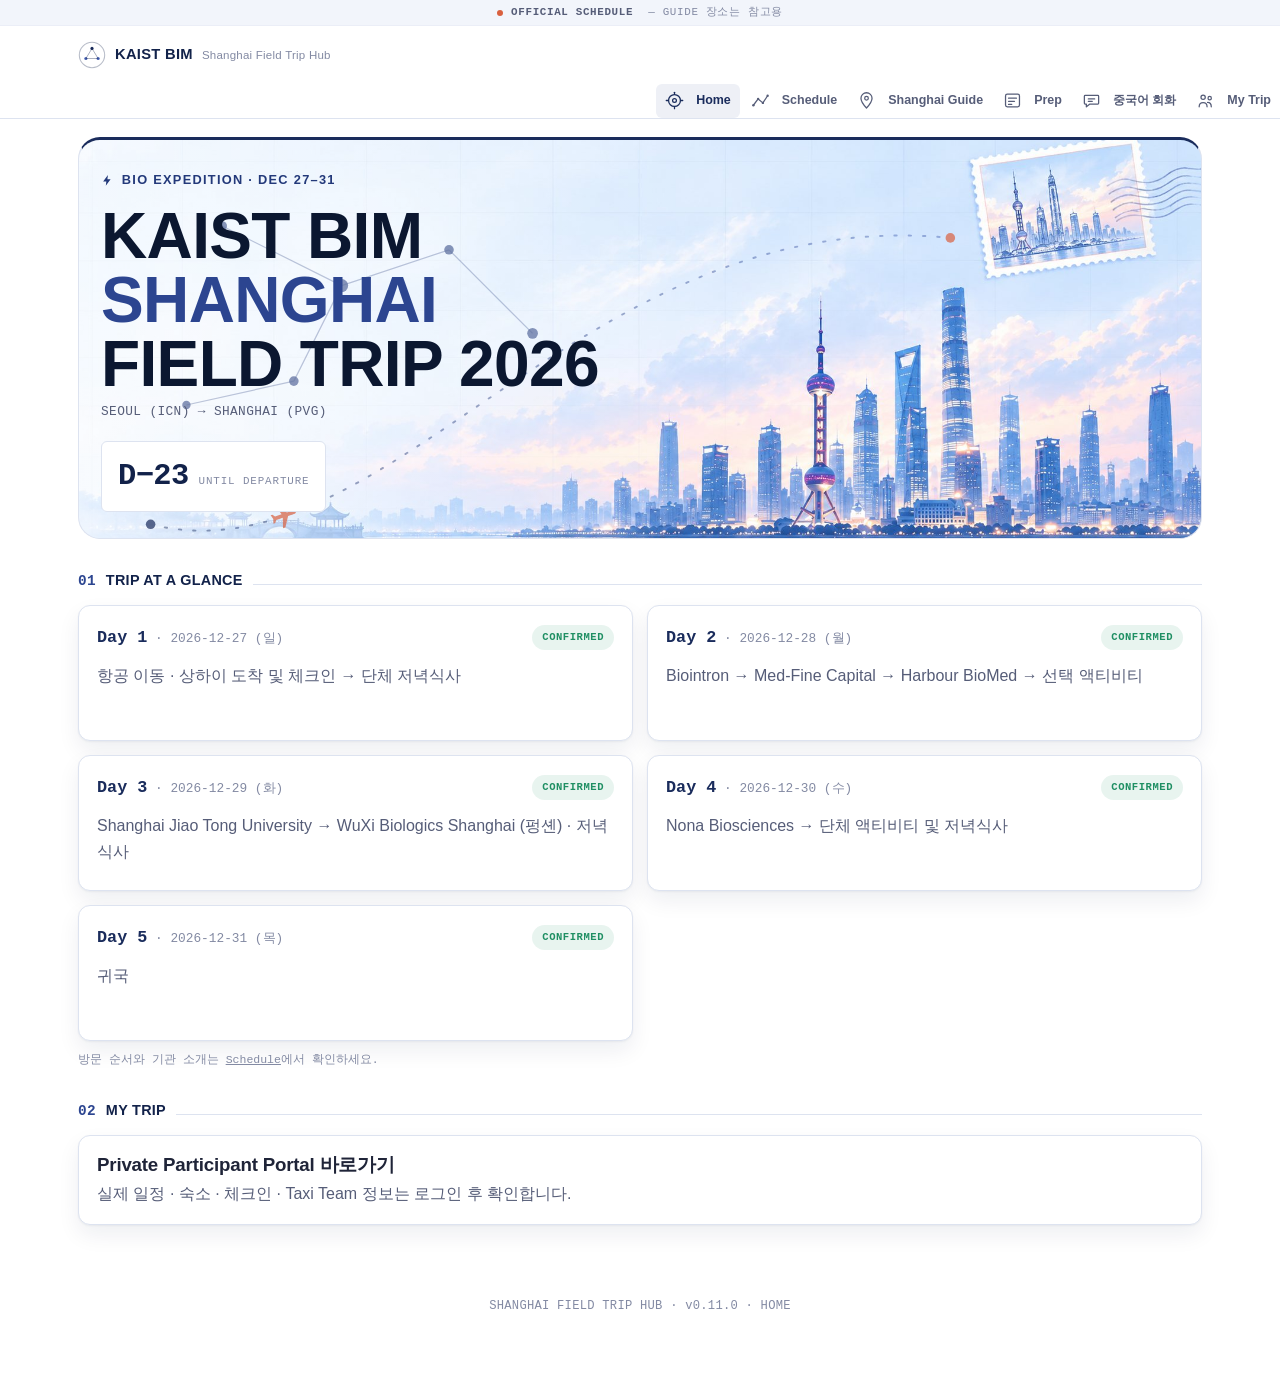
<file: index.html>
<!doctype html>
<html lang="ko">
<head>
<meta charset="UTF-8" />
<meta name="viewport" content="width=device-width, initial-scale=1, maximum-scale=5" />
<title>Home · KAIST BIM Shanghai Field Trip Hub</title>
<meta name="description" content="KAIST BIM Bio Expedition — Shanghai Field Trip 2026 정보 허브" />
<meta name="theme-color" content="#ffffff" />
<link rel="icon" href="data:image/svg+xml,%3Csvg xmlns=%27http://www.w3.org/2000/svg%27 viewBox=%270 0 100 100%27%3E%3Ccircle cx=%2750%27 cy=%2750%27 r=%2746%27 fill=%27%23ffffff%27 stroke=%27%231a2c5c%27 stroke-width=%274%27/%3E%3Ccircle cx=%2750%27 cy=%2730%27 r=%277%27 fill=%27%231a2c5c%27/%3E%3Ccircle cx=%2728%27 cy=%2770%27 r=%277%27 fill=%27%234863b5%27/%3E%3Ccircle cx=%2772%27 cy=%2770%27 r=%277%27 fill=%27%234863b5%27/%3E%3C/svg%3E" />
<link rel="stylesheet" href="css/style.css" />
</head>
<body data-page="home">
<a class="skip-link" href="#main">본문 바로가기</a>

<div class="demo-strip"><span class="demo-strip__dot"></span><strong>OFFICIAL SCHEDULE</strong>&nbsp;— Guide 장소는 참고용</div>

<header class="site-header">
  <div class="site-header__bar">
    <a class="brand" href="index.html">
      <span class="brand__mark" data-brand-mark></span>
      <span class="brand__text">KAIST BIM</span>
      <span class="brand__sub">Shanghai Field Trip Hub</span>
    </a>
    <button class="nav-toggle" data-nav-toggle aria-label="메뉴 열기" aria-expanded="false"></button>
  </div>
  <nav class="site-nav" data-site-nav aria-label="주요 메뉴"><ul class="site-nav__list"></ul></nav>
</header>

<main id="main" class="container">
  <div id="today-root"><!-- home.js가 렌더링 --></div>
</main>

<footer class="site-footer">SHANGHAI FIELD TRIP HUB · v0.11.0 · HOME</footer>
<nav class="bottom-nav" data-bottom-nav aria-label="주요 메뉴 (모바일)"></nav>

<script src="js/config.js"></script>
<script src="js/data-trip.js"></script>
<script src="js/main.js"></script>
<script src="js/home.js"></script>
</body>
</html>
</file>
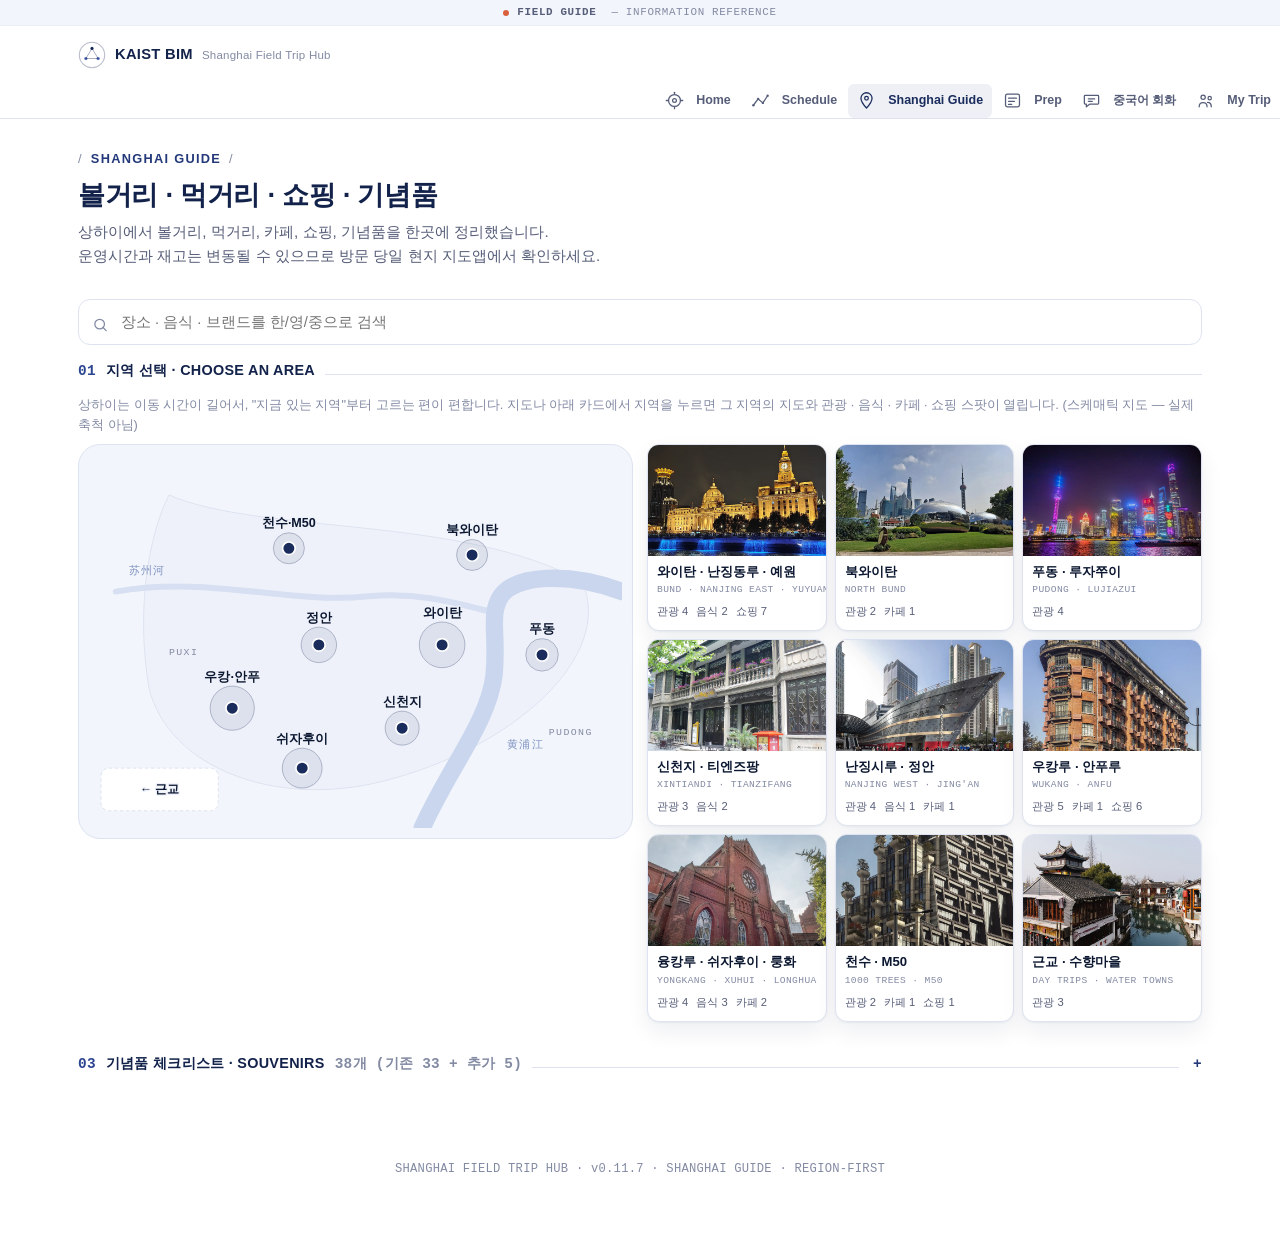
<file: guide.html>
<!doctype html>
<html lang="ko">
<head>
<meta charset="UTF-8" />
<meta name="viewport" content="width=device-width, initial-scale=1, maximum-scale=5" />
<title>Shanghai Guide · KAIST BIM Shanghai Field Trip Hub</title>
<meta name="theme-color" content="#ffffff" />
<link rel="icon" href="data:image/svg+xml,%3Csvg xmlns=%27http://www.w3.org/2000/svg%27 viewBox=%270 0 100 100%27%3E%3Ccircle cx=%2750%27 cy=%2750%27 r=%2746%27 fill=%27%23ffffff%27 stroke=%27%231a2c5c%27 stroke-width=%274%27/%3E%3Ccircle cx=%2750%27 cy=%2730%27 r=%277%27 fill=%27%231a2c5c%27/%3E%3Ccircle cx=%2728%27 cy=%2770%27 r=%277%27 fill=%27%234863b5%27/%3E%3Ccircle cx=%2772%27 cy=%2770%27 r=%277%27 fill=%27%234863b5%27/%3E%3C/svg%3E" />
<link rel="preconnect" href="https://thumb.wikimedia.org" crossorigin />
<link rel="stylesheet" href="css/style.css" />
</head>
<body data-page="guide">
<a class="skip-link" href="#main">본문 바로가기</a>

<div class="demo-strip"><span class="demo-strip__dot"></span><strong>FIELD GUIDE</strong>&nbsp;— Information Reference</div>

<header class="site-header">
  <div class="site-header__bar">
    <a class="brand" href="index.html">
      <span class="brand__mark" data-brand-mark></span>
      <span class="brand__text">KAIST BIM</span>
      <span class="brand__sub">Shanghai Field Trip Hub</span>
    </a>
    <button class="nav-toggle" data-nav-toggle aria-label="메뉴 열기" aria-expanded="false"></button>
  </div>
  <nav class="site-nav" data-site-nav aria-label="주요 메뉴"><ul class="site-nav__list"></ul></nav>
</header>

<main id="main" class="container">
  <div class="page-head">
    <div class="kicker">SHANGHAI GUIDE</div>
    <h1>볼거리 · 먹거리 · 쇼핑 · 기념품</h1>
    <p class="page-head__desc">상하이에서 볼거리, 먹거리, 카페, 쇼핑, 기념품을 한곳에 정리했습니다.<br>운영시간과 재고는 변동될 수 있으므로 방문 당일 현지 지도앱에서 확인하세요.</p>
  </div>

  <div class="guide-search">
    <span class="guide-search__icon"><svg viewBox="0 0 24 24" fill="none" stroke="currentColor" stroke-width="1.8" stroke-linecap="round"><circle cx="10.8" cy="10.8" r="6.8"/><line x1="20" y1="20" x2="15.6" y2="15.6"/></svg></span>
    <input type="search" id="guide-search" placeholder="장소 · 음식 · 브랜드를 한/영/중으로 검색" autocomplete="off" />
  </div>

  <!-- 검색 중일 때만 표시: 모든 지역을 가로지르는 결과 -->
  <section id="guide-search-results" class="guide-search-results" hidden>
    <div class="manifest-title"><span class="manifest-title__num">SEARCH</span><span id="search-result-count"></span><span class="manifest-title__line"></span></div>
    <div class="guide-grid" id="search-root"></div>
    <div id="search-extra-wrap" hidden>
      <div class="manifest-title"><span class="manifest-title__num">EAT</span>추가 맛집<span class="manifest-title__line"></span></div>
      <div class="xe-list" id="search-extra-root"></div>
    </div>
    <div id="search-souvenir-wrap" hidden>
      <div class="manifest-title"><span class="manifest-title__num">SOUVENIRS</span>기념품<span class="manifest-title__line"></span></div>
      <div class="sv-grid sv-grid--search" id="search-souvenir-root"></div>
    </div>
  </section>

  <!-- 01 · 전체 지도 → 지역 선택 -->
  <section id="guide-overview" class="guide-overview">
    <div class="manifest-title" style="margin-top:6px;"><span class="manifest-title__num">01</span>지역 선택 · CHOOSE AN AREA<span class="manifest-title__line"></span></div>
    <p class="guide-map__note">상하이는 이동 시간이 길어서, "지금 있는 지역"부터 고르는 편이 편합니다. 지도나 아래 카드에서 지역을 누르면 그 지역의 지도와 관광 · 음식 · 카페 · 쇼핑 스팟이 열립니다. (스케매틱 지도 — 실제 축척 아님)</p>
    <div class="guide-overview__layout">
      <div class="guide-map-wrap guide-map-wrap--overview"><svg id="guide-map-svg" viewBox="0 0 800 560" xmlns="http://www.w3.org/2000/svg" role="group" aria-label="상하이 지역 스케매틱 지도"></svg></div>
      <div class="region-grid" id="region-grid"></div>
    </div>
  </section>

  <!-- 02 · 지역 상세 (지역 선택 시 표시) -->
  <section id="region-detail" class="region-detail" hidden>
    <div class="region-switch" id="region-switch" aria-label="다른 지역으로 이동"></div>
    <div class="region-detail__head">
      <div class="manifest-title" style="margin:6px 0 10px;"><span class="manifest-title__num">02</span><span id="region-kicker">AREA</span><span class="manifest-title__line"></span></div>
      <h2 class="region-detail__title" id="region-title"></h2>
      <div class="region-detail__en" id="region-en"></div>
      <p class="region-detail__desc" id="region-desc"></p>
    </div>
    <div class="guide-map-wrap guide-map-wrap--region">
      <svg id="region-map-svg" viewBox="0 0 800 460" xmlns="http://www.w3.org/2000/svg" role="group" aria-label="지역 상세 스케매틱 지도"></svg>
      <div class="region-map__legend" id="region-map-legend"></div>
    </div>
    <p class="guide-map__note">핀 번호 = 아래 카드 번호. 핀 위치는 대략적인 상대 위치이며, 정확한 길찾기는 카드의 高德地图 버튼을 쓰세요.</p>
    <div class="filter-bar" id="region-cat-filter" role="toolbar" aria-label="카테고리 필터"></div>
    <div class="guide-grid" id="region-root"></div>
    <div id="region-extra-root"></div>
    <div class="region-detail__foot">
      <button class="btn btn--sm btn--ghost" type="button" data-region-back>↑ 전체 지도로</button>
      <button class="btn btn--sm" type="button" id="region-next"></button>
    </div>
  </section>

  <!-- 03 · 기념품 (기존 SOUVENIRS 탭 내용 그대로) -->
  <section id="guide-souvenirs" class="guide-souvenirs">
    <details class="guide-fold" id="souvenir-fold">
      <summary class="manifest-title"><span class="manifest-title__num">03</span><span>기념품 체크리스트<span class="souv-title-en"> · SOUVENIRS</span></span> <span class="guide-fold__count" id="souvenir-count"></span><span class="manifest-title__line"></span></summary>
      <div class="souv" id="souvenir-root"></div>
    </details>
  </section>
</main>

<footer class="site-footer">SHANGHAI FIELD TRIP HUB · v0.11.7 · SHANGHAI GUIDE · REGION-FIRST</footer>
<nav class="bottom-nav" data-bottom-nav aria-label="주요 메뉴 (모바일)"></nav>

<script src="js/config.js"></script>
<script src="js/data-guide.js"></script>
<script src="js/main.js"></script>
<script>
  // ============================================================
  // Shanghai Guide v0.8 — REGION-FIRST
  // 흐름: 전체 스케매틱 지도 → 지역 선택 → 지역 상세 지도 + 카테고리(관광/음식/카페/쇼핑) → 장소 카드
  // 데이터: js/data-guide.js (GUIDE_SPOTS · GUIDE_SOUVENIRS · GUIDE_REGIONS · GUIDE_IMAGE_MANIFEST)
  // 유지한 기능: 한/영/중 + 한국어 별칭 검색, 高德地图 URI 링크, NAME/ADDRESS 복사,
  //   Google 이미지 검색(PHOTOS ↗ + 이미지 클릭), #spot=<id> 딥링크, MORE 상세, 기념품 목록,
  //   기존 카테고리별 SVG placeholder(일러스트 교체 전까지 유지).
  // 기존 해시(#see/#eat/#shop/#souvenirs/#map)도 계속 동작합니다.
  // CANDIDATE/후보/SAMPLE/TBD 등 일정 확정 표현은 이 화면에서 쓰지 않습니다.
  // ============================================================

  let searchQuery = "";
  let activeRegionKey = null;
  let activeCat = "all";
  let pendingCat = null; // 옛 #see/#eat/#shop 링크로 들어왔을 때 첫 지역 선택에 적용

  // ---------- 검색 대상 문자열 (한/영/중 + 한국어 별칭 + 대표메뉴) ----------
  function spotSearchText(spot) {
    const r = regionOf(spot);
    return [
      spot.name, spot.name_ko, spot.name_zh, spot.title, spot.title_zh, spot.note, spot.tip,
      r ? r.name_ko + " " + r.name_en : "",
      Array.isArray(spot.aliases) ? spot.aliases.join(" ") : spot.aliases,
      Array.isArray(spot.signature) ? spot.signature.join(" ") : spot.signature,
      Array.isArray(spot.keywords) ? spot.keywords.join(" ") : spot.keywords,
    ].filter(Boolean).join(" ").toLowerCase();
  }
  function matchesSearch(spot) {
    if (!searchQuery) return true;
    return spotSearchText(spot).includes(searchQuery);
  }

  // ---------- 高德地图 URI API (API KEY 없이 검색 실행) ----------
  // PC에서는 高德地图 웹 검색, 모바일에서는 설치된 高德地图 APP 실행을 시도합니다.
  // keyword는 가능하면 "중국어 상호명 + 주소"를 함께 사용합니다.
  function amapSearchUrl(spot) {
    const nameZh = spot.name_zh || "";
    const addr = spot.address || "";
    // v0.11.7: amap_keyword 가 지정된 장소는 그 검색어만 사용(이름 기반 검색 유지)
    let keyword = spot.amap_keyword || [nameZh, addr].filter(Boolean).join(" ");
    if (!keyword) keyword = spot.name ? spot.name + " 上海" : "";
    if (!keyword) return "";
    const params = new URLSearchParams({
      keyword: keyword,
      city: "310000", // 上海 행정구역코드(adcode) — 고정값
      view: "map",
      src: "bimfieldtrip",
      callnative: "1",
    });
    return "https://uri.amap.com/search?" + params.toString();
  }

  // ---------- 지역 · 카테고리 ----------
  const CATS = [
    { id: "all", label: "전체", en: "ALL" },
    { id: "see", label: "관광", en: "SEE" },
    { id: "eat", label: "음식", en: "EAT" },
    { id: "cafe", label: "카페", en: "CAFE" },
    { id: "shop", label: "쇼핑", en: "SHOP" },
  ];
  // 기존 tab / tabs / eatType 값만 읽어서 분류합니다(데이터 변경 없음). BAR는 음식에 포함.
  function spotCats(spot) {
    const tabs = spot.tabs || [spot.tab];
    const out = [];
    tabs.forEach((t) => {
      if (t === "see") out.push("see");
      else if (t === "shop") out.push("shop");
      else if (t === "eat") out.push(spot.eatType === "cafe" || spot.eatType === "dessert" ? "cafe" : "eat");
    });
    return out.length ? out : ["see"];
  }
  function regionOf(spot) {
    return GUIDE_REGIONS.find((r) => r.include.includes(spot.id)) || GUIDE_REGIONS.find((r) => r.areas.includes(spot.area)) || null;
  }
  function spotsInRegion(region) {
    // 지역 지도 핀 순서(북→남/서→동으로 적어 둔 순서)를 카드 번호 순서로 사용
    const order = Object.keys(region.map.pins);
    return GUIDE_SPOTS
      .filter((s) => region.include.includes(s.id) || region.areas.includes(s.area))
      .sort((a, b) => order.indexOf(a.id) - order.indexOf(b.id));
  }
  function catCounts(list) {
    const c = { all: list.length, see: 0, eat: 0, cafe: 0, shop: 0 };
    list.forEach((s) => spotCats(s).forEach((k) => c[k]++));
    return c;
  }
  function spotById(id) { return GUIDE_SPOTS.find((s) => s.id === id); }

  // ---------- 기존 카테고리별 SVG placeholder 시스템 (v0.7.5, 그대로 유지) ----------
  // ※ 교체 대상: 실사를 확보하지 못한 카드(ILLUSTRATION_NEEDED)의 임시 이미지입니다.
  //   assets/guide/ILLUSTRATION_BRIEF.md 의 일러스트가 준비되면 js/data-guide.js
  //   GUIDE_IMAGE_MANIFEST[id].ready = true 로 바꾸면 자동으로 교체됩니다.
  const PH_SOFT = 'fill="currentColor" fill-opacity="0.12"';
  const PH_PAPER = 'fill="#fff" fill-opacity="0.92"';
  // 공통 프레임: 아치 창(모든 타입 공통 모티프) + 바닥선 + 작은 반짝임 → "같은 시리즈"로 보이게 하는 장치.
  const PH_FRAME = '<path d="M48 132V72a52 52 0 0 1 104 0v60z" fill="#fff" fill-opacity="0.55" stroke="none"/>' +
    '<path d="M30 132h140" stroke-opacity="0.55"/>' +
    '<path d="M34 46h9M38.5 41.5v9M162 34h8M166 30v8" stroke-width="1.6" stroke-opacity="0.6"/>';
  const PH_SVG = (inner) => `<svg viewBox="0 0 200 150" fill="none" stroke="currentColor" stroke-width="2.2" stroke-linecap="round" stroke-linejoin="round" aria-hidden="true" focusable="false">${PH_FRAME}${inner}</svg>`;
  const phPin = (x, y) => `<path d="M${x} ${y}s-8-7.5-8-14a8 8 0 0 1 16 0c0 6.5-8 14-8 14z" ${PH_PAPER}/><circle cx="${x}" cy="${y - 14}" r="3"/>`;
  const phWin = (cx, y) => `<path d="M${cx - 5} ${y + 11}V${y + 5}a5 5 0 0 1 10 0v6z" ${PH_PAPER}/>`;

  // ---------- 일러스트 시스템: 6개 타입 × 여러 변형(variant) ----------
  // 타입(type): see / cafe / eat / shop / gift / view  — 색조·배경 패턴·스탬프 문구가 타입별로 정해집니다.
  // 변형(variant): 같은 타입 안에서 모티프만 달라집니다(예: eat → 접시/국수/딤섬/꼬치/웍).
  // 각 변형은 { label, art } 로만 구성되어 있어, 새 모티프를 추가하려면 여기에 한 줄만 넣으면 됩니다.
  const GUIDE_ILLUSTRATIONS = {
    // 1) SEE — 관광 · 거리 · 명소
    see: {
      skyline: { label: "LANDMARK", art: PH_SVG(`
        <rect x="50" y="106" width="14" height="26" rx="1.5" ${PH_SOFT}/><rect x="66" y="90" width="16" height="42" rx="1.5" ${PH_SOFT}/>
        <path d="M100 132V40M100 40V30M92 132l8-20 8 20"/><circle cx="100" cy="60" r="9" ${PH_SOFT}/><circle cx="100" cy="90" r="6" ${PH_SOFT}/>
        <rect x="118" y="100" width="16" height="32" rx="1.5" ${PH_SOFT}/><rect x="136" y="112" width="14" height="20" rx="1.5" ${PH_SOFT}/>
        <path d="M72 100h4M72 108h4M72 116h4M124 108h4M124 116h4" stroke-width="1.6" stroke-opacity="0.5"/>
        ${phPin(140, 90)}`) },
      map: { label: "DISTRICT", art: PH_SVG(`
        <path d="M54 46l30-10 32 10 30-10v76l-30 10-32-10-30 10z" ${PH_SOFT}/><path d="M84 36v76M116 46v76"/>
        <path d="M64 100c12-22 22-2 34-16s18-20 38-26" stroke-dasharray="3 6"/><circle cx="64" cy="100" r="3.5" ${PH_PAPER}/>
        ${phPin(136, 62)}`) },
      street: { label: "STREET WALK", art: PH_SVG(`
        <path d="M74 132L94 78h12l20 54z" ${PH_SOFT}/><path d="M100 126v-6M100 112v-6M100 98v-6" stroke-opacity="0.6"/>
        <rect x="90" y="62" width="20" height="16" rx="2" ${PH_SOFT}/>
        <path d="M60 132V110"/><circle cx="60" cy="98" r="14" ${PH_SOFT}/><path d="M142 132V114"/><circle cx="142" cy="103" r="11" ${PH_SOFT}/>
        ${phPin(100, 58)}`) },
      watertown: { label: "WATER TOWN", art: PH_SVG(`
        <rect x="52" y="94" width="38" height="38" rx="2" ${PH_SOFT}/><path d="M46 96l25-22 25 22z" ${PH_SOFT}/>
        <path d="M63 132v-14a8 8 0 0 1 16 0v14" ${PH_PAPER}/>
        <path d="M92 112c12-10 48-10 60 0v6H92z" ${PH_SOFT}/><path d="M98 132a24 24 0 0 1 48 0"/>
        <path d="M40 141q6-4 12 0t12 0 12 0 12 0 12 0 12 0 12 0 12 0" stroke-opacity="0.55"/>`) },
      temple: { label: "TEMPLE & GARDEN", art: PH_SVG(`
        <path d="M58 132c10 0 16-6 20-14h44c4 8 10 14 20 14z" ${PH_SOFT}/><rect x="84" y="100" width="32" height="18" ${PH_SOFT}/>
        <path d="M68 100c8 0 12-5 16-11h32c4 6 8 11 16 11z" ${PH_SOFT}/><rect x="90" y="76" width="20" height="13" ${PH_SOFT}/>
        <path d="M78 76c6 0 9-4 12-9h20c3 5 6 9 12 9z" ${PH_SOFT}/><path d="M100 67V50"/><circle cx="100" cy="47" r="2.5" ${PH_PAPER}/>`) },
      building: { label: "ARCHITECTURE", art: PH_SVG(`
        <path d="M70 132V72a30 30 0 0 1 60 0v60z" ${PH_SOFT}/><path d="M100 42V30"/><path d="M62 132h76" stroke-width="3"/>
        ${phWin(84, 74)}${phWin(100, 74)}${phWin(116, 74)}${phWin(84, 96)}${phWin(116, 96)}
        <path d="M92 132v-14a8 8 0 0 1 16 0v14" ${PH_PAPER}/>`) },
      camera: { label: "PHOTO SPOT", art: PH_SVG(`
        <rect x="54" y="62" width="92" height="60" rx="11" ${PH_SOFT}/><path d="M84 62l6-11h20l6 11"/>
        <circle cx="100" cy="92" r="19" ${PH_PAPER}/><circle cx="100" cy="92" r="9" ${PH_SOFT}/><circle cx="132" cy="75" r="2.5"/>`) },
    },
    // 2) CAFE / TEA
    cafe: {
      cup: { label: "COFFEE", art: PH_SVG(`
        <path d="M70 84h56v28a16 16 0 0 1-16 16H86a16 16 0 0 1-16-16z" ${PH_SOFT}/><path d="M126 92h6a11 11 0 0 1 0 22h-6"/>
        <path d="M84 74c-5-5 5-8 0-14M98 74c-5-5 5-8 0-14M112 74c-5-5 5-8 0-14"/>
        <path d="M78 96h40" stroke-width="1.6" stroke-opacity="0.5"/><path d="M62 130h76" stroke-width="3"/>`) },
      teapot: { label: "TEA TIME", art: PH_SVG(`
        <path d="M60 108c0-18 12-28 28-28s28 10 28 28v6a14 14 0 0 1-14 14H74a14 14 0 0 1-14-14z" ${PH_SOFT}/>
        <path d="M76 80c0-6 5-10 12-10s12 4 12 10"/><circle cx="88" cy="65" r="3.2" ${PH_SOFT}/>
        <path d="M116 100c10 2 16-6 20-16 1 8-1 16-8 22"/><path d="M60 96c-14-2-16 22-2 24"/>
        <path d="M72 100h32" stroke-width="1.6" stroke-opacity="0.5"/><path d="M142 74c-4-4 4-6 0-12" stroke-opacity="0.7"/>`) },
      cake: { label: "SWEETS", art: PH_SVG(`
        <rect x="64" y="104" width="72" height="24" rx="4" ${PH_SOFT}/><rect x="72" y="84" width="56" height="20" rx="4" ${PH_SOFT}/>
        <path d="M72 84c5-8 10-8 14 0s9 8 14 0 9-8 14 0 9 8 14 0"/><circle cx="100" cy="72" r="6" ${PH_PAPER}/><path d="M100 66c1-7 6-10 12-10"/>
        <path d="M72 116h56" stroke-width="1.6" stroke-opacity="0.5"/>`) },
      togo: { label: "COFFEE", art: PH_SVG(`
        <path d="M76 60h48l-6 68H82z" ${PH_SOFT}/><rect x="72" y="52" width="56" height="9" rx="3" ${PH_SOFT}/><path d="M104 52l6-20h10"/>
        <rect x="86" y="70" width="10" height="10" rx="2" transform="rotate(-14 91 75)" ${PH_PAPER}/><rect x="102" y="74" width="9" height="9" rx="2" transform="rotate(10 106 78)" ${PH_PAPER}/>
        <path d="M79 90h42l-2 22H81z" ${PH_PAPER}/>`) },
    },
    // 3) EAT / RESTAURANT
    eat: {
      table: { label: "TABLE", art: PH_SVG(`
        <circle cx="100" cy="86" r="30" ${PH_SOFT}/><circle cx="100" cy="86" r="19" ${PH_PAPER}/>
        <path d="M54 56v14a5 5 0 0 0 10 0V56M59 56v16M59 75v53"/><path d="M144 58c-9 6-11 20-9 34h9zM144 92v36"/>`) },
      bowl: { label: "NOODLES & RICE", art: PH_SVG(`
        <path d="M54 94h92c0 22-18 36-46 36S54 116 54 94z" ${PH_SOFT}/><path d="M86 130h28"/>
        <path d="M64 94c4-12 14-14 22-8 6-8 20-8 26 0 8-4 18-2 24 8" ${PH_PAPER}/>
        <path d="M126 36L104 90M136 40L112 92"/><path d="M80 74c-4-4 4-6 0-12M94 72c-4-4 4-6 0-12" stroke-opacity="0.7"/>`) },
      steamer: { label: "DIM SUM", art: PH_SVG(`
        <rect x="62" y="104" width="76" height="24" rx="6" ${PH_SOFT}/><rect x="66" y="82" width="68" height="22" rx="6" ${PH_SOFT}/>
        <path d="M64 82c2-14 16-22 36-22s34 8 36 22z" ${PH_SOFT}/><path d="M96 60h8M100 60v-5" /><circle cx="100" cy="52" r="3" ${PH_PAPER}/>
        <path d="M82 80v-10M100 80v-16M118 80v-10" stroke-width="1.6" stroke-opacity="0.45"/>
        <path d="M78 108v16M92 108v16M108 108v16M122 108v16M82 86v14M96 86v14M110 86v14M124 86v14" stroke-width="1.6" stroke-opacity="0.45"/>
        <path d="M84 46c-4-4 4-6 0-10M116 46c-4-4 4-6 0-10" stroke-opacity="0.7"/>`) },
      skewer: { label: "SKEWERS", art: PH_SVG(`
        <g transform="translate(100 88) rotate(-25) scale(0.9) translate(-100 -93)">
          <path d="M46 78h108M46 108h108"/>
          <rect x="62" y="68" width="16" height="20" rx="4" ${PH_SOFT}/><rect x="82" y="66" width="16" height="24" rx="4" ${PH_SOFT}/><rect x="102" y="68" width="16" height="20" rx="4" ${PH_SOFT}/><rect x="122" y="70" width="14" height="16" rx="4" ${PH_SOFT}/>
          <rect x="62" y="98" width="16" height="20" rx="4" ${PH_SOFT}/><rect x="82" y="96" width="16" height="24" rx="4" ${PH_SOFT}/><rect x="102" y="98" width="16" height="20" rx="4" ${PH_SOFT}/><rect x="122" y="100" width="14" height="16" rx="4" ${PH_SOFT}/>
        </g>`) },
      wok: { label: "STIR-FRY", art: PH_SVG(`
        <path d="M56 90c0 18 20 28 44 28s44-10 44-28z" ${PH_SOFT}/><path d="M144 94l22-8M144 100l22-8"/>
        <circle cx="84" cy="70" r="5" ${PH_PAPER}/><rect x="98" y="58" width="11" height="11" rx="3" transform="rotate(18 103 63)" ${PH_PAPER}/><circle cx="120" cy="72" r="4" ${PH_PAPER}/><path d="M92 82c3-3 7-3 10 0" stroke-opacity="0.6"/>
        <path d="M84 132c-6-6-2-12 0-18 2 4 8 8 6 12a6 6 0 0 1-6 6zM100 132c-6-6-2-12 0-18 2 4 8 8 6 12a6 6 0 0 1-6 6zM116 132c-6-6-2-12 0-18 2 4 8 8 6 12a6 6 0 0 1-6 6z" stroke-width="1.8"/>`) },
    },
    // 4) SHOP / LIFESTYLE
    shop: {
      bag: { label: "SHOPPING", art: PH_SVG(`
        <path d="M66 62h68l7 70H59z" ${PH_SOFT}/><path d="M82 62v-8a18 18 0 0 1 36 0v8"/><rect x="88" y="90" width="24" height="16" rx="2" ${PH_PAPER}/>
        <path d="M146 44l14 14-12 12-14-14z" ${PH_SOFT}/><circle cx="148" cy="50" r="2"/>`) },
      hanger: { label: "STYLE", art: PH_SVG(`
        <path d="M100 68V62c0-4 7-4 7-9a7 7 0 1 0-14 0"/><path d="M100 68L62 88h76z"/>
        <path d="M72 90l-14 8 7 13 7-4v25h56v-25l7 4 7-13-14-8c-5 5-11 7-18 7h-20c-7 0-13-2-18-7z" ${PH_SOFT}/>`) },
      perfume: { label: "BEAUTY & SCENT", art: PH_SVG(`
        <rect x="76" y="78" width="48" height="52" rx="9" ${PH_SOFT}/><rect x="92" y="66" width="16" height="12" ${PH_SOFT}/><rect x="90" y="50" width="20" height="16" rx="3" ${PH_SOFT}/>
        <rect x="86" y="94" width="28" height="20" rx="2" ${PH_PAPER}/><path d="M134 62h7M142 54l5-3M140 70l6 3" stroke-width="1.8" stroke-opacity="0.7"/>`) },
      shelf: { label: "LIFESTYLE", art: PH_SVG(`
        <path d="M50 116h100M60 116v8M140 116v8"/>
        <path d="M70 116c-5-14-1-24 8-28 8 4 12 14 8 28z" ${PH_SOFT}/><path d="M78 88c-7-14-2-24 5-30M78 88c2-12 12-20 19-22"/>
        <ellipse cx="84" cy="62" rx="4" ry="7" transform="rotate(28 84 62)" ${PH_PAPER}/><ellipse cx="97" cy="68" rx="4" ry="7" transform="rotate(60 97 68)" ${PH_PAPER}/>
        <rect x="108" y="66" width="36" height="46" rx="3" ${PH_PAPER}/><path d="M114 100l10-12 8 8 5-5 3 4" stroke-width="1.8"/>`) },
      blindbox: { label: "COLLECTIBLES", art: PH_SVG(`
        <path d="M100 52l36 16v40l-36 16-36-16V68z" ${PH_SOFT}/><path d="M64 68l36 16 36-16M100 84v40"/>
        <path d="M76 98c0-6 8-6 8 0 0 4-6 4-6 10M78 116h.01" stroke-width="2.4"/><path d="M144 52h8M148 48v8M52 56h6M55 53v6" stroke-width="1.6" stroke-opacity="0.6"/>`) },
    },
    // 5) SOUVENIRS / GIFT
    gift: {
      box: { label: "GIFTS", art: PH_SVG(`
        <rect x="62" y="84" width="76" height="48" rx="4" ${PH_SOFT}/><rect x="56" y="68" width="88" height="18" rx="4" ${PH_SOFT}/><path d="M100 68v64"/>
        <path d="M100 68c-6-16-26-14-22-4 3 5 14 4 22 4zM100 68c6-16 26-14 22-4-3 5-14 4-22 4z"/>`) },
      snack: { label: "SNACKS", art: PH_SVG(`
        <path d="M70 56h60l4 72H66z" ${PH_SOFT}/><path d="M69 62h62M69 66h62" stroke-width="1.6" stroke-opacity="0.6"/>
        <circle cx="100" cy="98" r="15" ${PH_PAPER}/><path d="M100 90l3 6 7 1-5 5 1 7-6-3-6 3 1-7-5-5 7-1z" stroke-width="1.8"/>`) },
      tote: { label: "TOTE & GOODS", art: PH_SVG(`
        <path d="M64 72h72l6 60H58z" ${PH_SOFT}/><path d="M82 72c0-24 36-24 36 0"/>
        <path d="M100 116c-14-9-12-21-4-21 3 0 4 2 4 4 0-2 1-4 4-4 8 0 10 12-4 21z" ${PH_PAPER} stroke-width="1.8"/>`) },
      postcard: { label: "POSTCARD", art: PH_SVG(`
        <rect x="54" y="70" width="92" height="56" rx="4" ${PH_SOFT}/><path d="M54 74l46 32 46-32"/>
        <rect x="120" y="100" width="18" height="16" rx="2" ${PH_PAPER}/><path d="M62 116h32M62 122h20" stroke-width="1.6" stroke-opacity="0.5"/>`) },
    },
    // 6) VIEW / NIGHT VIEW / ROOFTOP
    view: {
      night: { label: "NIGHT VIEW", art: PH_SVG(`
        <path d="M134 32a16 16 0 1 0 12 26 13 13 0 0 1-12-26z" ${PH_SOFT}/>
        <rect x="52" y="104" width="14" height="28" rx="1.5" ${PH_SOFT}/><rect x="68" y="88" width="14" height="44" rx="1.5" ${PH_SOFT}/>
        <path d="M94 132V66l6-16 6 16v66z" ${PH_SOFT}/><rect x="116" y="96" width="14" height="36" rx="1.5" ${PH_SOFT}/><rect x="132" y="110" width="14" height="22" rx="1.5" ${PH_SOFT}/>
        <path d="M100 60v4M100 72v4M58 112h3M58 120h3M74 96h3M74 104h3M122 104h3M122 112h3" stroke-width="1.6" stroke-opacity="0.55"/>
        <path d="M60 50h.01M80 38h.01M150 84h.01M46 76h.01" stroke-width="3.2"/>`) },
      river: { label: "RIVERSIDE", art: PH_SVG(`
        <circle cx="100" cy="72" r="20" ${PH_SOFT}/>
        <rect x="56" y="92" width="12" height="12" rx="1.5" ${PH_SOFT}/><rect x="70" y="84" width="10" height="20" rx="1.5" ${PH_SOFT}/><rect x="82" y="90" width="12" height="14" rx="1.5" ${PH_SOFT}/>
        <rect x="108" y="88" width="12" height="16" rx="1.5" ${PH_SOFT}/><rect x="122" y="80" width="10" height="24" rx="1.5" ${PH_SOFT}/><rect x="134" y="92" width="14" height="12" rx="1.5" ${PH_SOFT}/>
        <path d="M50 104h100"/>
        <path d="M44 114q7-5 14 0t14 0 14 0 14 0 14 0 14 0 14 0M58 124q7-5 14 0t14 0 14 0 14 0 14 0 14 0" stroke-opacity="0.65"/>`) },
      deck: { label: "OBSERVATION DECK", art: PH_SVG(`
        <path d="M95 132l4-64h2l4 64z" ${PH_SOFT}/><path d="M76 62h48l-6 10H82z" ${PH_SOFT}/>
        <path d="M86 62v-8a4 4 0 0 1 4-4h20a4 4 0 0 1 4 4v8" ${PH_SOFT}/><path d="M100 50V34"/><path d="M92 57h.01M100 57h.01M108 57h.01" stroke-width="3"/>
        <path d="M46 62h26a7 7 0 0 0 0-14 10 10 0 0 0-19-2 8 8 0 0 0-7 16z" stroke-opacity="0.65"/>
        <rect x="56" y="108" width="14" height="24" rx="1.5" ${PH_SOFT}/><rect x="72" y="118" width="12" height="14" rx="1.5" ${PH_SOFT}/>
        <rect x="118" y="112" width="14" height="20" rx="1.5" ${PH_SOFT}/><rect x="134" y="102" width="12" height="30" rx="1.5" ${PH_SOFT}/>`) },
      rooftop: { label: "ROOFTOP", art: PH_SVG(`
        <rect x="60" y="86" width="12" height="24" rx="1.5" ${PH_SOFT}/><rect x="74" y="74" width="10" height="36" rx="1.5" ${PH_SOFT}/>
        <path d="M118 110V70"/><circle cx="118" cy="76" r="5.5" ${PH_SOFT}/><rect x="128" y="88" width="14" height="22" rx="1.5" ${PH_SOFT}/>
        <rect x="44" y="108" width="112" height="7" rx="2" ${PH_SOFT}/><path d="M52 115v17M68 115v17M84 115v17M100 115v17M116 115v17M132 115v17M148 115v17" stroke-width="1.8"/>
        <path d="M82 52h36l-18 26z" ${PH_PAPER}/><path d="M100 78v30"/><path d="M114 46l-14 20"/><circle cx="116" cy="44" r="4" ${PH_SOFT}/>`) },
    },
  };
  // 타입별 스탬프/기본 변형. 새 카테고리 값은 아래 guideIllustrationType()의 분기에만 추가하면 됩니다.
  const GUIDE_ILLUSTRATION_TYPES = ["see", "cafe", "eat", "shop", "gift", "view"];
  const GUIDE_ILLUSTRATION_GENERIC = {   // 키워드로 특정되지 않을 때 id 해시로 고르는 "중립" 변형들
    see: ["skyline", "map"], cafe: ["cup", "togo"], eat: ["table"],
    shop: ["bag", "hanger", "shelf"], gift: ["box", "tote"], view: ["night"],
  };
  function guideHash(str) {
    let h = 0;
    for (let i = 0; i < str.length; i++) h = (h * 31 + str.charCodeAt(i)) >>> 0;
    return h;
  }
  function guideIllustrationText(spot) {   // 변형 판별용 텍스트(이름/중국어명/키워드/대표메뉴/별칭 — note 본문은 제외)
    const j = (v) => (Array.isArray(v) ? v.join(" ") : v || "");
    return [spot.name, spot.name_zh, spot.name_ko, j(spot.keywords), j(spot.signature), j(spot.aliases)].join(" ").toLowerCase();
  }
  // 어떤 타입(type)·변형(variant)의 일러스트를 쓸지 결정 — data-guide.js를 수정하지 않고
  // 기존 tab / eatType / category / 이름·키워드만 읽습니다. spot.illustration = "type" 또는 "type:variant"로 수동 지정도 가능.
  function guideIllustrationFor(spot) {
    const ov = String(spot.illustration || "").toLowerCase().split(":");
    const cat = String(spot.category || "").toUpperCase();
    const tab = spot.tab || (spot.tabs || [])[0] || "see";
    const t = guideIllustrationText(spot);
    let type = "see";
    if (GUIDE_ILLUSTRATION_TYPES.includes(ov[0])) type = ov[0];
    else if (tab === "eat") type = spot.eatType === "bar" ? "view" : (spot.eatType === "cafe" || spot.eatType === "dessert") ? "cafe" : "eat";
    else if (tab === "shop") type = /SOUVENIR|FOOD|GIFT/.test(cat) ? "gift" : "shop";
    else if (/night view|rooftop|observation|sunset|观景台|北外滩|north bund|야경|전망/.test(t)) type = "view";
    const V = GUIDE_ILLUSTRATIONS[type];
    let variant = ov[1] && V[ov[1]] ? ov[1] : "";
    if (!variant) {
      const pick = (re, v) => (re.test(t) ? v : "");
      if (type === "see") {
        variant = pick(/water town|古镇|朱家角|乌镇|蟠龙|panlong|zhujiajiao|wuzhen/, "watertown")
          || pick(/temple|pagoda|寺|龙华|豫园|yuyuan|garden/, "temple")
          || (/EXPERIENCE/.test(cat) || /自助照相|photo ?booth/.test(t) ? "camera" : "")
          || (/AREA/.test(cat) ? "map" : "")
          || pick(/mansion|大楼|cathedral|教堂|library|书院|columbia|新所|museum|美术馆|provisional|旧址|m50|louis|路易|1000 trees|千树/, "building")
          || pick(/\broad\b|\brd\b|路$|路 |street|nanjing east|南京东路|tianzifang|田子坊|xintiandi|新天地|square|广场/, "street")
          || pick(/bund|外滩|pearl|东方明珠|lujiazui|陆家嘴|tower|大厦|skyline/, "skyline");
      } else if (type === "cafe") {
        variant = spot.eatType === "dessert" ? "cake" : pick(/tea|茶|charlietown/, "teapot") || pick(/manner/, "togo") || pick(/coffee|roastery|starbucks|咖啡|mahlk|dirty|三立方/, "cup");
      } else if (type === "eat") {
        variant = pick(/羊肉串|skewer|bbq|烤串/, "skewer") || pick(/点都德|dim ?sum|点心|小笼|包子/, "steamer")
          || pick(/炒/, "wok") || pick(/面|饭|noodle|rice|粥/, "bowl");
      } else if (type === "shop") {
        variant = pick(/pop ?mart|泡泡玛特|top ?toy|miniso|名创|潮玩|blind ?box|toy/, "blindbox") || pick(/观夏|to summer|harmay|香水|perfume|fragrance/, "perfume") || pick(/m&m|candy|chocolate/, "bag");
      } else if (type === "gift") {
        variant = pick(/食品|snack|candy|food/, "snack") || (/FOOD/.test(cat) ? "snack" : "") || pick(/monogram|墨格|stationery|文具|postcard|明信片/, "postcard");
      } else if (type === "view") {
        variant = (spot.eatType === "bar" ? "rooftop" : "") || pick(/rooftop|屋顶|天台|루프탑/, "rooftop")
          || pick(/stage|观景台|observation|deck|白玉兰|전망대/, "deck") || pick(/north bund|北外滩|滨江|riverside|river/, "river");
      }
    }
    if (!variant || !V[variant]) {
      const g = GUIDE_ILLUSTRATION_GENERIC[type];
      variant = g[guideHash(String(spot.id || spot.name || "")) % g.length];
    }
    return { type, variant, label: V[variant].label, art: V[variant].art };
  }

  // ---------- Google 이미지 검색 링크 (v0.8) ----------
  // 검색어 = 영문명 + 중국어명(지점명 포함) + Shanghai. 중국어명이 없으면 기존 image_search_query 사용.
  function guideImageSearchQuery(spot) {
    let en = String(spot.name || "").split(" / ")[0]
      .replace(/[（(][^）)]*[）)]/g, "")
      .replace(/[　-鿿＀-￯·]+/g, " ")
      .replace(/\s+/g, " ").trim()
      .replace(/^[^A-Za-z0-9]+/, "").trim();
    if (!/[A-Za-z]{2}/.test(en)) en = "";
    const zh = String(spot.name_zh || "").trim();
    if (!zh) {
      const q = String(spot.image_search_query || "").trim();
      return q || (en ? en + " Shanghai" : "");
    }
    const parts = [];
    if (en && !zh.toLowerCase().includes(en.toLowerCase())) parts.push(en);
    parts.push(zh);
    if (!/shanghai/i.test(parts.join(" "))) parts.push("Shanghai");
    return parts.join(" ");
  }
  function guideImageSearchUrl(spot) {
    const q = guideImageSearchQuery(spot);
    return q ? "https://www.google.com/search?tbm=isch&q=" + encodeURIComponent(q) : "";
  }
  // 이미지 전체를 덮는 링크 → Google 이미지 검색(새 탭). 이미지 위 글자는 최소화(작은 ↗ 아이콘만).
  function guideHeroLinkHtml(spot) {
    const url = guideImageSearchUrl(spot);
    if (!url) return "";
    return `<a class="guide-card__hero-link" href="${escapeAttr(url)}" target="_blank" rel="noopener noreferrer" aria-label="${escapeAttr(spot.name)} — 사진 더 보기 (Google 이미지 검색, 새 탭)"><span class="guide-card__photos-badge" aria-hidden="true">↗</span></a>`;
  }

  // ---------- 대표 이미지 ----------
  // 우선순위: 실사(Commons, 라이선스 확인) > 완성 일러스트(ILLUSTRATION_NEEDED 해소 후) > 기존 SVG placeholder
  // 모든 이미지 영역은 16:10 · object-fit: cover · 같은 위치/radius (css: .guide-card__photo)
  function guidePlaceholderHtml(spot) {
    const ill = guideIllustrationFor(spot);
    // ILLUSTRATION_NEEDED: 새 일러스트가 준비되기 전까지 유지하는 임시 placeholder (교체 대상)
    const replaceAttr = spot.image_status === "ILLUSTRATION_NEEDED"
      ? ` data-image-status="ILLUSTRATION_NEEDED" data-illustration-file="${escapeAttr(spot.illustration_file || "")}"` : "";
    return `<div class="guide-card__photo guide-card__photo--ph guide-card__photo--${ill.type}" data-photo-spot="${escapeAttr(spot.id)}" data-ill="${ill.type}:${ill.variant}"${replaceAttr}>` +
      `<span class="guide-card__ph-art">${ill.art}</span>` +
      `<span class="guide-card__ph-stamp">SHANGHAI · ${ill.label}</span>` +
      `${guideHeroLinkHtml(spot)}</div>`;
  }
  function guideCreditText(spot) {
    const lic = spot.image_license || "";
    const cr = spot.image_credit || "";
    if (/^(cc0|public domain)$/i.test(lic)) return lic; // 저작자 표기 의무 없음
    return [cr, lic].filter(Boolean).join(" · ");
  }
  // Commons 썸네일은 표준 폭(500/960/1280)만 쓰므로 srcset을 만들어 모바일에서 작은 파일을 받게 합니다.
  function commonsSrcset(url) {
    const m = String(url).match(/\/(\d+)px-/);
    if (!m) return "";
    const max = +m[1];
    return [500, 960, 1280].filter((w) => w <= max).map((w) => url.replace(/\/\d+px-/, "/" + w + "px-") + " " + w + "w").join(", ");
  }
  const CARD_SIZES = "(min-width: 1020px) 360px, (min-width: 640px) 46vw, 92vw";
  function guidePhotoHtml(spot) {
    // 완성된 일러스트가 준비된 경우
    if (spot.image_kind === "illustration" && spot.illustration_ready && spot.illustration_file) {
      return `<div class="guide-card__photo guide-card__photo--img guide-card__photo--illust" data-photo-spot="${escapeAttr(spot.id)}">` +
        `<img src="${escapeAttr(spot.illustration_file)}" alt="${escapeAttr(spot.name)} — AI 생성 콘셉트 이미지(실제 사진 아님)" loading="lazy" decoding="async" data-fallback="" />` +
        // v0.11.2: AI 생성 이미지는 실제 매장 사진으로 오해되지 않도록 항상 눈에 띄는 라벨을 붙입니다.
        `<span class="guide-card__illust-tag guide-card__illust-tag--ai">AI 이미지 · 실제 사진 아님</span>${guideHeroLinkHtml(spot)}</div>`;
    }
    if (!spot.image) return guidePlaceholderHtml(spot);
    const credit = guideCreditText(spot);
    const creditHtml = credit
      ? (spot.image_source_url
          ? `<a class="guide-card__credit" href="${escapeAttr(spot.image_source_url)}" target="_blank" rel="noopener noreferrer" title="출처: Wikimedia Commons">${escapeAttr(credit)}</a>`
          : `<span class="guide-card__credit">${escapeAttr(credit)}</span>`)
      : "";
    const ctxHtml = spot.image_context ? `<span class="guide-card__img-context">${escapeAttr(spot.image_context)}</span>` : "";
    const useLocal = typeof GUIDE_LOCAL_PHOTOS !== "undefined" && GUIDE_LOCAL_PHOTOS && spot.image_local;
    const src = useLocal ? spot.image_local : spot.image;
    const srcset = useLocal ? "" : commonsSrcset(spot.image);
    const pos = spot.image_focus ? ` style="object-position:${escapeAttr(spot.image_focus)}"` : "";
    return `<div class="guide-card__photo guide-card__photo--img" data-photo-spot="${escapeAttr(spot.id)}">` +
      `<img src="${escapeAttr(src)}"${srcset ? ` srcset="${escapeAttr(srcset)}" sizes="${CARD_SIZES}"` : ""} alt="${escapeAttr(spot.image_alt || spot.name)}" loading="lazy" decoding="async"${pos} data-fallback="${useLocal ? escapeAttr(spot.image) : ""}" />` +
      `${ctxHtml}${guideHeroLinkHtml(spot)}${creditHtml}</div>`;
  }
  // 로드 실패 시: 로컬 webp → Commons 썸네일 → 기존 placeholder 순으로 되돌아갑니다.
  document.addEventListener("error", (ev) => {
    const img = ev.target;
    if (!img || img.tagName !== "IMG") return;
    const fb = img.getAttribute("data-fallback");
    if (fb) { img.removeAttribute("data-fallback"); img.removeAttribute("srcset"); img.src = fb; return; }
    const wrap = img.closest && img.closest(".guide-card__photo--img");
    if (wrap) {
      const spot = spotById(wrap.getAttribute("data-photo-spot"));
      if (spot) wrap.outerHTML = guidePlaceholderHtml(spot);
      return;
    }
    const tile = img.closest && img.closest(".region-tile__img");
    if (tile) { tile.classList.add("is-broken"); img.remove(); }
  }, true);

  // ---------- 카드 MORE(details) 안 항목들 ----------
  function guideMoreRowsHtml(spot) {
    const rows = [];
    if (spot.signature) {
      const sig = Array.isArray(spot.signature) ? spot.signature.join(" · ") : spot.signature;
      rows.push(`<div class="guide-card__more-row"><dt>대표 메뉴 · 무엇을 사는 곳</dt><dd>${sig}</dd></div>`);
    }
    if (spot.tip) rows.push(`<div class="guide-card__more-row"><dt>여행자 팁</dt><dd>${spot.tip}</dd></div>`);
    if (spot.reservationNote) rows.push(`<div class="guide-card__more-row"><dt>웨이팅 · 예약 참고</dt><dd>${spot.reservationNote}</dd></div>`);
    if (spot.hours) rows.push(`<div class="guide-card__more-row"><dt>영업시간</dt><dd>${spot.hours} <span class="text-faint">(변동 가능 · 당일 확인)</span></dd></div>`);
    if (spot.metro) rows.push(`<div class="guide-card__more-row"><dt>지하철</dt><dd>${spot.metro}</dd></div>`);
    if (spot.keywords && spot.keywords.length) rows.push(`<div class="guide-card__more-row"><dt>키워드</dt><dd>${spot.keywords.join(" · ")}</dd></div>`);
    return rows.join("");
  }

  // ---------- 장소명 2줄 표시 (v0.11.4) ----------
  // 1줄: 대표 제목(title) · 2줄: 중국어 원명(title_zh). 화면 표시 전용 — name/name_zh는 검색·지도·복사에 그대로 사용.
  // title이 없으면 예전처럼 name / name_zh를 씁니다. 두 줄이 같으면(공백 무시) 2줄은 생략합니다.
  function guideDisplayTitle(spot) { return spot.title || spot.name; }
  function guideTitleHtml(spot) {
    const t = guideDisplayTitle(spot);
    const zh = spot.title !== undefined ? (spot.title_zh || "") : (spot.name_zh || "");
    const same = (a, b) => String(a).replace(/\s+/g, "") === String(b).replace(/\s+/g, "");
    return `<div class="guide-card__name">${t}</div>` +
      (zh && !same(zh, t) ? `<div class="guide-card__name-zh" lang="zh-CN">${zh}</div>` : "");
  }

  // ---------- 공용 Guide 카드 템플릿 ----------
  // [대표 이미지] → 카테고리 · 지역 → 장소명 / 중국어명 → 설명 → 중국어 주소 → 高德地图 · NAME · ADDRESS · PHOTOS ↗ → MORE
  function guideCardHtml(spot, num) {
    const mapUrl = amapSearchUrl(spot);
    const photosUrl = guideImageSearchUrl(spot);
    const moreRows = guideMoreRowsHtml(spot);
    const region = regionOf(spot);
    const cat = spotCats(spot)[0];
    const copyButtons = [
      spot.name_zh ? `<button class="copy-btn copy-btn--sm" type="button" data-copy="${escapeAttr(spot.name_zh)}">${icon("copy")}<span>NAME</span></button>` : "",
      spot.address ? `<button class="copy-btn copy-btn--sm" type="button" data-copy="${escapeAttr(spot.address)}">${icon("copy")}<span>ADDRESS</span></button>` : "",
    ].filter(Boolean).join("");
    return `
      <article class="guide-card" id="card-${escapeAttr(spot.id)}" data-cat="${cat}">
        ${guidePhotoHtml(spot)}
        <div class="guide-card__body">
          <div class="guide-card__top">
            <div class="guide-card__category">${num ? `<span class="guide-card__num guide-card__num--${cat}">${num}</span>` : ""}${spot.category}</div>
            <div class="guide-card__area">${region ? region.name_en : spot.area}</div>
          </div>
          ${guideTitleHtml(spot)}
          ${spot.note ? `<div class="guide-card__note">${spot.note}</div>` : ""}
          ${spot.address ? `<div class="guide-card__addr">${icon("pin")} ${spot.address}</div>` : ""}
          <div class="guide-card__actions">
            ${mapUrl ? `<a class="btn btn--sm" href="${mapUrl}" target="_blank" rel="noopener">${icon("pin")}<span>高德地图</span></a>` : ""}
            ${copyButtons}
            ${photosUrl ? `<a class="copy-btn copy-btn--sm guide-card__photos-btn" href="${escapeAttr(photosUrl)}" target="_blank" rel="noopener noreferrer">${icon("camera")}<span>PHOTOS ↗</span></a>` : ""}
          </div>
          ${moreRows ? `<details class="guide-card__more"><summary>&nbsp;</summary><div class="guide-card__more-body">${moreRows}</div></details>` : ""}
        </div>
      </article>
    `;
  }
  function emptyBoxHtml(msg) {
    return `<div class="placeholder-box">${msg}</div>`;
  }

  // SVG가 화면에서 줄어들 때(모바일) 글자·핀이 너무 작아지지 않도록 보정 배율을 구합니다.
  function svgScale(svg) {
    const w = svg.getBoundingClientRect().width || 800;
    return Math.min(2.3, Math.max(0.75, 800 / w * 0.9));
  }

  // ---------- 01 · 전체 스케매틱 지도 ----------
  function renderOverviewMap() {
    const svg = document.getElementById("guide-map-svg");
    const regions = GUIDE_REGIONS.filter((r) => r.key !== "outskirts");
    const out = GUIDE_REGIONS.find((r) => r.key === "outskirts");
    const k = svgScale(svg);
    const fs = (px) => ` style="font-size:${(px * k).toFixed(1)}px"`;
    const node = (r) => {
      const n = spotsInRegion(r).length;
      const [x, y] = r.ov;
      const rad = 20 + Math.min(n, 13) * 1.1;
      const active = activeRegionKey === r.key ? "is-active" : "";
      const label = k > 1.25 ? r.short : r.name_ko.split(" · ").slice(0, 2).join(" · ");
      return `
        <g class="ov-region ${active}" data-region="${r.key}" tabindex="0" role="button" aria-label="${escapeAttr(r.name_ko)} — ${n}곳">
          <circle class="ov-region__halo" cx="${x}" cy="${y}" r="${rad}"/>
          <circle class="ov-region__dot" cx="${x}" cy="${y}" r="${7 * k}"/>
          <text class="ov-region__label" x="${x}" y="${y - rad - 8}" text-anchor="middle"${fs(14)}>${label}</text>
          ${k > 1.25 ? "" : `<text class="ov-region__count" x="${x}" y="${y + rad + 6 + 11 * k}" text-anchor="middle"${fs(11)}>${n}곳</text>`}
        </g>`;
    };
    svg.innerHTML = `
      <path d="M 120 60 C 260 120, 560 90, 740 190 C 790 300, 640 440, 440 490 C 280 530, 120 470, 90 350 C 70 230, 90 120, 120 60 Z" class="ov-land"/>
      <path d="M 40 205 C 180 180, 300 225, 420 212 C 500 205, 560 225, 606 236" class="ov-creek"/>
      <path d="M 500 560 C 540 470, 600 400, 608 330 C 614 270, 600 240, 618 212 C 640 180, 720 175, 800 205" class="ov-river"/>
      <text class="ov-water-label" x="628" y="440"${fs(12)}>黄浦江</text>
      <text class="ov-water-label" x="60" y="178"${fs(12)}>苏州河</text>
      <text class="ov-side-label" x="690" y="420"${fs(11)}>PUDONG</text>
      <text class="ov-side-label" x="120" y="300"${fs(11)}>PUXI</text>
      ${regions.map(node).join("")}
      <g class="ov-region ov-region--out ${activeRegionKey === "outskirts" ? "is-active" : ""}" data-region="outskirts" tabindex="0" role="button" aria-label="${escapeAttr(out.name_ko)} — ${spotsInRegion(out).length}곳">
        <rect class="ov-region__box" x="18" y="470" width="176" height="64" rx="12"/>
        <text class="ov-region__label" x="106" y="${k > 1.25 ? 502 + 4 * k : 502 - 6 * k}" text-anchor="middle"${fs(13)}>← ${out.name_ko.split(" · ")[0]}</text>
        ${k > 1.25 ? "" : `<text class="ov-region__count" x="106" y="${504 + 10 * k}" text-anchor="middle"${fs(11)}>${spotsInRegion(out).length}곳 · 수향마을</text>`}
      </g>`;
    svg.querySelectorAll("[data-region]").forEach((g) => {
      const go = () => selectRegion(g.getAttribute("data-region"), { scroll: true });
      g.addEventListener("click", go);
      g.addEventListener("keydown", (e) => { if (e.key === "Enter" || e.key === " ") { e.preventDefault(); go(); } });
    });
  }

  // ---------- 01 · 지역 카드(대표 사진 + 카테고리 개수) ----------
  function regionTileHtml(r) {
    const list = spotsInRegion(r);
    const c = catCounts(list);
    const cover = spotById(r.cover);
    const useLocal = typeof GUIDE_LOCAL_PHOTOS !== "undefined" && GUIDE_LOCAL_PHOTOS && cover && cover.image_local;
    const coverSrc = useLocal ? cover.image_local : (cover && cover.image ? cover.image.replace(/\/\d+px-/, "/500px-") : "");
    const stats = CATS.slice(1).filter((k) => c[k.id]).map((k) => `<span>${k.label} ${c[k.id]}</span>`).join("");
    return `
      <button class="region-tile ${activeRegionKey === r.key ? "is-active" : ""}" type="button" data-region="${r.key}">
        <span class="region-tile__img">${coverSrc ? `<img src="${escapeAttr(coverSrc)}" alt="" loading="lazy" decoding="async" data-fallback="${useLocal ? escapeAttr(cover.image.replace(/\/\d+px-/, "/500px-")) : ""}"${cover.image_focus ? ` style="object-position:${escapeAttr(cover.image_focus)}"` : ""} />` : ""}</span>
        <span class="region-tile__body">
          <span class="region-tile__name">${r.name_ko}</span>
          <span class="region-tile__en">${r.name_en}</span>
          <span class="region-tile__stats">${stats}</span>
        </span>
      </button>`;
  }
  function renderRegionGrid() {
    const el = document.getElementById("region-grid");
    el.innerHTML = GUIDE_REGIONS.map(regionTileHtml).join("");
    el.querySelectorAll("[data-region]").forEach((b) => b.addEventListener("click", () => selectRegion(b.getAttribute("data-region"), { scroll: true })));
  }

  // ---------- 02 · 지역 상세 스케매틱 지도 ----------
  const CAT_COLOR = { see: "var(--navy-800)", eat: "var(--coral)", cafe: "var(--amber)", shop: "var(--mint)" };
  // v0.11.7: 핀 라벨 = 카드 1행(guideDisplayTitle). 길어서 겹치는 곳만 GUIDE_MAP_LABELS(지도 전용 축약명)를 씁니다.
  //   좌표 · 핀 번호 · 장소 ID · 클릭 이동은 그대로입니다. (이전 방식: 영문/원어 name 기반 — 아래 pinShortNameLegacy)
  function pinShortName(spot) {
    const ml = typeof GUIDE_MAP_LABELS !== "undefined" ? GUIDE_MAP_LABELS[spot.id] : "";
    const t = String(ml || guideDisplayTitle(spot) || "").trim();
    // 안전장치: 축약명이 없는데 아주 긴 이름은 폭 기준으로 줄임(한글·한자 2칸, 그 외 1칸 · 최대 22칸)
    let w = 0, out = "";
    for (const ch of t) { w += /[\u1100-\u11ff\u3000-\u9fff\uac00-\ud7af\uff00-\uffef]/.test(ch) ? 2 : 1; if (w > 22) return out.trim() + "…"; out += ch; }
    return t || pinShortNameLegacy(spot);
  }
  function pinShortNameLegacy(spot) {
    let en = String(spot.name || "").split(" / ")[0].split(" — ")[0].replace(/[（(][^）)]*[）)]/g, "").trim();
    if (/[　-鿿]/.test(en) && /[A-Za-z]{2}/.test(en)) en = en.replace(/[　-鿿·]+/g, " ").replace(/^[^A-Za-z0-9]+/, "").trim();
    if (!/[A-Za-z]{2}/.test(en)) en = (spot.name_zh || spot.name).replace(/[（(].*$/, "").split("·")[0];
    return en.length > 18 ? en.slice(0, 17) + "…" : en;
  }
  function renderRegionMap(region, list) {
    const svg = document.getElementById("region-map-svg");
    const m = region.map;
    const k = svgScale(svg);
    const fs = (px) => ` style="font-size:${(px * k).toFixed(1)}px"`;
    const showLabels = k < 1.6; // 아주 좁은 화면에서는 번호만(이름은 아래 카드와 번호로 매칭)
    const water = (m.water || []).map((w) => `<path d="${w.d}" class="rm-water" style="stroke-width:${w.w}"/>${w.label ? `<text class="rm-water-label" x="${w.lx}" y="${w.ly}"${fs(11)}>${w.label}</text>` : ""}`).join("");
    const roads = (m.roads || []).map((r) => `<path d="${r.d}" class="rm-road ${r.main ? "rm-road--main" : ""}"/>`).join("");
    const roadLabels = (m.roads || []).filter((r) => r.label).map((r) => `<text class="rm-road-label" x="${r.lx}" y="${r.ly}"${fs(10.5)}>${r.label}</text>`).join("");
    const notes = (m.edge_notes || []).map((n) => `<text class="rm-edge-note" x="${n.x}" y="${n.y}" text-anchor="middle"${fs(11)}>${n.t}</text>`).join("");
    const pins = list.map((s, i) => {
      const p = m.pins[s.id];
      if (!p) return "";
      const cats = spotCats(s);
      const dim = activeCat !== "all" && !cats.includes(activeCat) ? "is-dim" : "";
      const [x, y] = p;
      // v0.11.7: 라벨 위치만 개별 조정(GUIDE_MAP_LABEL_POS: pos "above"|"below", dx). 핀 좌표·번호는 그대로.
      const lp = (typeof GUIDE_MAP_LABEL_POS !== "undefined" && GUIDE_MAP_LABEL_POS[s.id]) || {};
      const below = lp.pos ? lp.pos === "below" : i % 2 === 1;
      const lx = x + (lp.dx || 0);
      const anchor = x > 690 ? "end" : x < 110 ? "start" : "middle";
      return `
        <g class="rm-pin ${dim}" data-pin="${escapeAttr(s.id)}" tabindex="0" role="button" aria-label="${i + 1}. ${escapeAttr(s.name)}">
          <title>${i + 1}. ${escapeAttr(s.name)}</title>
          <circle cx="${x}" cy="${y}" r="${(13 * k).toFixed(1)}" style="fill:${CAT_COLOR[cats[0]]}"/>
          <text class="rm-pin__num" x="${x}" y="${y + 4 * k}" text-anchor="middle"${fs(11.5)}>${i + 1}</text>
          ${showLabels ? `<text class="rm-pin__label" x="${lx}" y="${below ? y + (13 + 15) * k : y - (13 + 6) * k}" text-anchor="${anchor}"${fs(11.5)}>${escapeAttr(pinShortName(s))}</text>` : ""}
        </g>`;
    }).join("");
    svg.innerHTML = `<rect x="0" y="0" width="800" height="460" rx="14" class="rm-bg"/>${water}${roads}${roadLabels}${notes}${pins}
      <text class="rm-north" x="770" y="30" text-anchor="middle"${fs(11)}>N ↑</text>`;
    svg.querySelectorAll("[data-pin]").forEach((g) => {
      const go = () => focusCard(g.getAttribute("data-pin"));
      g.addEventListener("click", go);
      g.addEventListener("keydown", (e) => { if (e.key === "Enter" || e.key === " ") { e.preventDefault(); go(); } });
    });
    document.getElementById("region-map-legend").innerHTML = CATS.slice(1)
      .map((k) => `<span class="rm-legend"><i style="background:${CAT_COLOR[k.id]}"></i>${k.label}</span>`).join("");
  }

  function focusCard(spotId) {
    const spot = spotById(spotId);
    if (spot && activeCat !== "all" && !spotCats(spot).includes(activeCat)) { activeCat = "all"; renderRegionDetail(); }
    requestAnimationFrame(() => {
      const el = document.getElementById("card-" + spotId);
      if (!el) return;
      el.scrollIntoView({ behavior: "smooth", block: "center" });
      el.classList.remove("is-deep-linked"); void el.offsetWidth;
      el.classList.add("is-deep-linked");
      setTimeout(() => el.classList.remove("is-deep-linked"), 2200);
    });
  }

  // ---------- v0.11.7 · 추가 맛집 (사진 카드 없이 정보형 목록) ----------
  // GUIDE_SPOT_DRAFTS 중 listed: true 인 곳만. 기존 사진 카드 그리드와 지역 지도(핀)는 건드리지 않습니다.
  const EXTRA_EATS = typeof GUIDE_SPOT_DRAFTS !== "undefined" ? GUIDE_SPOT_DRAFTS.filter((d) => d.listed) : [];
  function extraById(id) { return EXTRA_EATS.find((d) => d.id === id); }
  function extraEatsIn(region) { return EXTRA_EATS.filter((d) => d.region === region.key); }
  function extraEatHtml(d, inSearch) {
    const mapUrl = amapSearchUrl(d);
    const region = GUIDE_REGIONS.find((r) => r.key === d.region);
    return `
      <article class="xe-item"${inSearch ? "" : ` id="card-${escapeAttr(d.id)}"`}>
        <div class="guide-card__top">
          <div class="guide-card__category">${d.category}</div>
          <div class="guide-card__area">${region ? region.name_en : d.area}</div>
        </div>
        ${guideTitleHtml(d)}
        ${d.note ? `<div class="guide-card__note">${d.note}</div>` : ""}
        ${d.address ? `<div class="guide-card__addr">${icon("pin")} ${d.address}</div>` : ""}
        <div class="xe-item__actions">
          ${mapUrl ? `<a class="btn btn--sm" href="${mapUrl}" target="_blank" rel="noopener">${icon("pin")}<span>高德地图</span></a>` : ""}
          ${d.name_zh ? `<button class="copy-btn copy-btn--sm" type="button" data-copy="${escapeAttr(d.name_zh)}">${icon("copy")}<span>NAME</span></button>` : ""}
          ${d.address ? `<button class="copy-btn copy-btn--sm" type="button" data-copy="${escapeAttr(d.address)}">${icon("copy")}<span>ADDRESS</span></button>` : ""}
        </div>
        ${inSearch ? `<a class="xe-item__go" href="#spot=${escapeAttr(d.id)}">${region ? region.short : ""} 지역 목록에서 보기 →</a>` : ""}
      </article>`;
  }
  function renderExtraEats(region) {
    const root = document.getElementById("region-extra-root");
    const list = region ? extraEatsIn(region) : [];
    const show = list.length && (activeCat === "all" || activeCat === "eat");
    root.innerHTML = show ? `
      <section class="xe" aria-label="추가 맛집">
        <div class="xe__head"><h3 class="xe__title">추가 맛집</h3><span class="xe__count">${list.length}곳</span></div>
        <p class="xe__note">위치는 각 항목의 高德地图 버튼으로 확인하세요. 지역 지도 핀에는 표시하지 않았습니다.</p>
        <div class="xe-list">${list.map((d) => extraEatHtml(d)).join("")}</div>
      </section>` : "";
  }

  // ---------- 02 · 지역 상세 ----------
  function renderRegionSwitch() {
    const el = document.getElementById("region-switch");
    el.innerHTML = GUIDE_REGIONS.map((r) => `<button class="filter-chip ${r.key === activeRegionKey ? "is-active" : ""}" type="button" data-region="${r.key}"><span>${r.short}</span></button>`).join("");
    el.querySelectorAll("[data-region]").forEach((b) => b.addEventListener("click", () => selectRegion(b.getAttribute("data-region"))));
    const act = el.querySelector(".is-active");
    if (act) el.scrollLeft = act.offsetLeft - 16;
  }
  function renderRegionDetail() {
    const region = GUIDE_REGIONS.find((r) => r.key === activeRegionKey);
    const sec = document.getElementById("region-detail");
    if (!region) { sec.hidden = true; return; }
    sec.hidden = false;
    const list = spotsInRegion(region);
    const c = catCounts(list);
    document.getElementById("region-kicker").textContent = "AREA · " + list.length + "곳";
    document.getElementById("region-title").textContent = region.name_ko;
    document.getElementById("region-en").textContent = region.name_en;
    document.getElementById("region-desc").textContent = region.desc;
    renderRegionSwitch();
    renderRegionMap(region, list);

    const fb = document.getElementById("region-cat-filter");
    fb.innerHTML = CATS.map((k) => `<button class="filter-chip ${k.id === activeCat ? "is-active" : ""}" type="button" data-cat="${k.id}" ${c[k.id] ? "" : "disabled"} aria-pressed="${k.id === activeCat}"><span>${k.label}</span><span class="filter-chip__count">${c[k.id]}</span></button>`).join("");
    fb.querySelectorAll("[data-cat]").forEach((b) => b.addEventListener("click", () => { activeCat = b.getAttribute("data-cat"); renderRegionDetail(); }));

    const numbered = list.map((s, i) => ({ s, n: i + 1 }));
    const shown = numbered.filter(({ s }) => activeCat === "all" || spotCats(s).includes(activeCat));
    document.getElementById("region-root").innerHTML = shown.length
      ? shown.map(({ s, n }) => guideCardHtml(s, n)).join("")
      : emptyBoxHtml("이 지역에는 해당 카테고리의 장소가 없습니다.");
    renderExtraEats(region);

    const idx = GUIDE_REGIONS.indexOf(region);
    const next = GUIDE_REGIONS[(idx + 1) % GUIDE_REGIONS.length];
    const nb = document.getElementById("region-next");
    nb.textContent = "다음 지역: " + next.short + " →";
    nb.onclick = () => selectRegion(next.key, { scroll: true });
  }
  function selectRegion(key, opts) {
    opts = opts || {};
    if (!GUIDE_REGIONS.some((r) => r.key === key)) return;
    if (key !== activeRegionKey && !opts.keepCat) { activeCat = pendingCat || "all"; pendingCat = null; }
    activeRegionKey = key;
    renderOverviewMap();
    renderRegionGrid();
    renderRegionDetail();
    if (!opts.noHash) history.replaceState(null, "", "#region=" + key);
    if (opts.scroll) requestAnimationFrame(() => document.getElementById("region-detail").scrollIntoView({ behavior: "smooth", block: "start" }));
  }

  // ---------- 03 · SOUVENIRS (기존 내용 그대로) ----------
  function souvenirCardHtml(item) {
    const shops = (item.shop_ids || []).map((id) => spotById(id)).filter(Boolean);
    const shopHtml = shops.length
      ? "구매처: " + shops.map((s) => `<a href="#spot=${escapeAttr(s.id)}">${guideDisplayTitle(s)}</a>`).join(", ")
      : "구매처: 상하이 현지 매장 (지점은 방문 당일 확인)";
    return `
      <article class="guide-card guide-card--text">
        <div class="guide-card__body">
          <div class="guide-card__top">
            <div class="guide-card__category">SOUVENIR</div>
          </div>
          <div class="guide-card__name">${item.name}</div>
          ${item.note ? `<div class="guide-card__note">${item.note}</div>` : ""}
          <div class="guide-card__note">${shopHtml}</div>
        </div>
      </article>
    `;
  }
  // v0.11.6: 기념품 = 사진 카드(GUIDE_SOUVENIR_CARDS). GUIDE_SOUVENIRS 33개는 그대로이며 카드 데이터가 없으면 기존 목록으로 되돌아갑니다.
  const SOUV_CARDS = typeof GUIDE_SOUVENIR_CARDS !== "undefined" ? GUIDE_SOUVENIR_CARDS : [];
  const SOUV_GROUPS = typeof GUIDE_SOUVENIR_GROUPS !== "undefined" ? GUIDE_SOUVENIR_GROUPS : [];
  function souvCardFor(item) { return SOUV_CARDS.find((c) => c.id === item.id); }
  function souvenirMatches(item) {
    if (!searchQuery) return true;
    const c = souvCardFor(item) || {};
    return [item.name, item.note, c.title, c.orig].filter(Boolean).join(" ").toLowerCase().includes(searchQuery);
  }
  function souvWhereHtml(c) {
    const shops = (c.shops || []).map((id) => spotById(id)).filter(Boolean);
    if (shops.length) {
      return `<div class="sv-where">${icon("pin")}<div>${shops.map((s) => `<a href="#spot=${escapeAttr(s.id)}">${escapeAttr(guideDisplayTitle(s))}</a>`).join("<i>·</i>")}</div></div>`;
    }
    const w = c.where || "구매처 확인 필요";
    return `<div class="sv-where sv-where--text${/확인 필요/.test(w) ? " is-unverified" : ""}">${icon("pin")}<div><span>${escapeAttr(w)}</span></div></div>`;
  }
  function souvPhotoCardHtml(c, inSearch) {
    const photos = c.photos || (c.photo ? [c.photo] : []);
    const alt = (i) => `${c.title}${c.orig ? " (" + c.orig + ")" : ""} 상품 사진${photos.length > 1 ? " " + (i + 1) : ""}${c.tag ? " · " + c.tag : ""}`;
    return `
      <article class="sv-card${c.isNew ? " sv-card--new" : ""}"${inSearch ? "" : ` id="souv-${escapeAttr(c.id)}"`}>
        <div class="sv-card__photo${photos.length > 1 ? " sv-card__photo--duo" : ""}">
          ${photos.map((f, i) => `<img src="${escapeAttr(f)}" alt="${escapeAttr(alt(i))}" loading="lazy" decoding="async">`).join("")}
          ${c.tag ? `<span class="sv-card__tag${c.isNew ? " sv-card__tag--new" : ""}">${escapeAttr(c.tag)}</span>` : ""}
        </div>
        <div class="sv-card__body">
          <h4 class="sv-card__title">${escapeAttr(c.title)}</h4>
          ${c.orig ? `<div class="sv-card__orig">${escapeAttr(c.orig)}</div>` : ""}
          ${souvWhereHtml(c)}
        </div>
      </article>`;
  }
  function souvMemoHtml(list) {
    return list.length ? `
      <div class="sv-memo">
        <div class="sv-memo__title">그 밖의 쇼핑 메모 <span>사진 없음 · ${list.length}</span></div>
        <ul class="sv-memo__list">${list.map((c) => {
          const shops = (c.shops || []).map((id) => spotById(id)).filter(Boolean);
          return `<li>${escapeAttr(c.title)}${shops.length ? ` <a href="#spot=${escapeAttr(shops[0].id)}">${escapeAttr(guideDisplayTitle(shops[0]))}</a>` : ""}</li>`;
        }).join("")}</ul>
      </div>` : "";
  }
  function renderSouvenirs() {
    document.getElementById("souvenir-count").textContent = "(" + GUIDE_SOUVENIRS.length + ")";
    const root = document.getElementById("souvenir-root");
    // v0.11.6: 표시 항목 수 = 기존 GUIDE_SOUVENIRS + 추가 후보 (사진 카드 + 하단 메모 합계와 같음)
    const nAdded = SOUV_CARDS.filter((c) => c.isNew).length;
    if (SOUV_CARDS.length && SOUV_GROUPS.length) {
      // PC: "38개 (기존 33 + 추가 5)" · 모바일: "38개" (CSS로 전환)
      document.getElementById("souvenir-count").innerHTML = `${GUIDE_SOUVENIRS.length + nAdded}개<span class="souv-count-detail"> (기존 ${GUIDE_SOUVENIRS.length} + 추가 ${nAdded})</span>`;
    }
    if (!SOUV_CARDS.length || !SOUV_GROUPS.length) { // 안전장치: 카드 데이터가 없으면 기존 목록 그대로
      root.innerHTML = `<div class="guide-grid guide-grid--compact">${GUIDE_SOUVENIRS.map(souvenirCardHtml).join("")}</div>`;
      return;
    }
    const known = new Set(SOUV_CARDS.map((c) => c.id));
    // 카드 데이터에 없는 GUIDE_SOUVENIRS 항목이 생겨도 사라지지 않도록 메모로 표시
    const orphan = GUIDE_SOUVENIRS.filter((it) => !known.has(it.id)).map((it) => ({ id: it.id, title: it.name, shops: it.shop_ids }));
    const memo = SOUV_CARDS.filter((c) => c.group === "memo").concat(orphan);
    root.innerHTML = `
      <p class="sv-note">상하이에서 살 만한 기념품을 모았어요. 상품 사진과 구매처를 참고하되 실제 판매 여부는 현지에서 확인해주세요.</p>
      <details class="sv-tip">
        <summary><span class="sv-tip__label">TIP</span>🛵 쇼핑한 기념품, 호텔로 배달받기</summary>
        <div class="sv-tip__body">
          <p>중국에서는 메이투안(美团)으로 간식과 생활용품을 호텔까지 배달받을 수 있어요.</p>
          <ul>
            <li><b>美团闪购(샨거우)</b> 마트 간식이나 생활용품을 앱에서 주문해 배송</li>
            <li><b>美团跑腿(파오투이)</b> 이미 구매한 물건을 픽업해 다른 장소로 배송</li>
          </ul>
          <p class="sv-tip__faint">호텔의 중국어 주소와 수령 가능 여부를 먼저 확인하세요. 호텔에 따라 프런트나 지정 장소에서 물건을 수령해야 할 수 있습니다. 배달 가능 지역, 상품, 비용 및 주문 가능 여부는 상황에 따라 달라집니다.</p>
        </div>
      </details>
      <details class="sv-tip">
        <summary><span class="sv-tip__label">TIP</span>🧋 어디서나 보이는 차음료 · 간식 체인</summary>
        <div class="sv-tip__body">
          <p>상하이 곳곳에 지점이 있는 체인이라, 따로 찾아가기보다 동선 근처 매장을 이용하면 됩니다.</p>
          <ul>
            <li><b>차음료</b> 喜茶 HEYTEA(헤이티) · 霸王茶姬 CHAGEE(차지) · 茶百道(차바이다오) · 古茗(구밍) · 沪上阿姨 AUNTEA JENNY(후상아이) · 阿嬷手作(아마수작) · 蜜雪冰城 MIXUE(미쉐)</li>
            <li><b>간식</b> 莉莲蛋挞 Lillian Bakery(에그타르트) · 泸溪河(중식 과자·베이커리) · 袁记云饺(물만두·완탕)</li>
          </ul>
          <p class="sv-tip__faint">동행자 참고용으로 모은 목록입니다. 메뉴·가격·영업시간은 지점마다 다르니 매장에서 확인하세요. 沪上阿姨와 阿嬷手作는 서로 다른 브랜드입니다.</p>
        </div>
      </details>
      ${SOUV_GROUPS.map((g) => {
        const list = SOUV_CARDS.filter((c) => c.group === g.key && (c.photo || c.photos));
        return list.length ? `
          <section class="sv-group" aria-label="${escapeAttr(g.label)}">
            <h3 class="sv-group__title"><span>${g.en}</span>${g.label}<em>${list.length}</em></h3>
            <div class="sv-grid">${list.map((c) => souvPhotoCardHtml(c)).join("")}</div>
          </section>` : "";
      }).join("")}
      ${souvMemoHtml(memo)}`;
  }

  // ---------- 검색 (모든 지역 가로질러) ----------
  function renderSearch() {
    const on = !!searchQuery;
    document.getElementById("guide-search-results").hidden = !on;
    document.getElementById("guide-overview").hidden = on;
    document.getElementById("guide-souvenirs").hidden = on;
    document.getElementById("region-detail").hidden = on || !activeRegionKey;
    if (!on) return;
    const spots = GUIDE_SPOTS.filter(matchesSearch);
    const extras = EXTRA_EATS.filter(matchesSearch);
    const souv = GUIDE_SOUVENIRS.filter(souvenirMatches);
    const souvNew = SOUV_CARDS.filter((c) => c.isNew && [c.title, c.orig].join(" ").toLowerCase().includes(searchQuery));
    document.getElementById("search-result-count").textContent = "검색 결과 " + spots.length + "곳" + (extras.length ? " · 추가 맛집 " + extras.length : "") + (souv.length + souvNew.length ? " · 기념품 " + (souv.length + souvNew.length) : "");
    document.getElementById("search-root").innerHTML = spots.length ? spots.map((s) => guideCardHtml(s)).join("") : (extras.length ? "" : emptyBoxHtml("조건에 맞는 장소가 없습니다."));
    document.getElementById("search-extra-wrap").hidden = !extras.length;
    document.getElementById("search-extra-root").innerHTML = extras.map((d) => extraEatHtml(d, true)).join("");
    document.getElementById("search-souvenir-wrap").hidden = !(souv.length + souvNew.length);
    document.getElementById("search-souvenir-root").innerHTML = souv.map((it) => {
      const c = souvCardFor(it);
      return c && (c.photo || c.photos) ? souvPhotoCardHtml(c, true) : souvenirCardHtml(it);
    }).concat(souvNew.map((c) => souvPhotoCardHtml(c, true))).join("");
  }

  // ---------- 라우팅: #region=<key> · #spot=<id> · (기존) #see/#eat/#shop/#souvenirs/#map ----------
  function goToSpotDeepLink(spotId) {
    const spot = spotById(spotId);
    if (!spot) {
      // v0.11.7: 추가 맛집 목록 항목 → 해당 지역을 열고 목록 위치로 이동
      const d = extraById(spotId);
      const r = d && GUIDE_REGIONS.find((x) => x.key === d.region);
      if (!r) return false;
      if (searchQuery) { searchQuery = ""; document.getElementById("guide-search").value = ""; renderSearch(); }
      activeCat = "all";
      selectRegion(r.key, { noHash: true, keepCat: true });
      focusCard(spotId);
      return true;
    }
    const region = regionOf(spot);
    if (!region) return false;
    if (searchQuery) { searchQuery = ""; document.getElementById("guide-search").value = ""; renderSearch(); }
    activeCat = "all";
    selectRegion(region.key, { noHash: true, keepCat: true });
    focusCard(spotId);
    return true;
  }
  function handleHashRoute() {
    const raw = decodeURIComponent((location.hash || "").replace(/^#/, ""));
    if (raw.indexOf("spot=") === 0 && goToSpotDeepLink(raw.slice(5))) return;
    if (raw.indexOf("region=") === 0) { selectRegion(raw.slice(7), { noHash: true, scroll: true }); return; }
    if (raw === "souvenirs") {
      const fold = document.getElementById("souvenir-fold");
      fold.open = true;
      requestAnimationFrame(() => fold.scrollIntoView({ behavior: "smooth", block: "start" }));
      return;
    }
    if (raw === "see" || raw === "eat" || raw === "shop") pendingCat = raw; // 다음에 고르는 지역이 이 카테고리로 열림
    if (raw === "map" || raw === "see" || raw === "eat" || raw === "shop") {
      requestAnimationFrame(() => document.getElementById("guide-overview").scrollIntoView({ behavior: "smooth", block: "start" }));
    }
  }

  function initGuide() {
    renderOverviewMap();
    renderRegionGrid();
    renderSouvenirs();
    handleHashRoute();
    document.querySelectorAll("[data-region-back]").forEach((b) => b.addEventListener("click", () => {
      document.getElementById("guide-overview").scrollIntoView({ behavior: "smooth", block: "start" });
    }));
    let t = null;
    document.getElementById("guide-search").addEventListener("input", (e) => {
      clearTimeout(t);
      t = setTimeout(() => { searchQuery = e.target.value.trim().toLowerCase(); renderSearch(); }, 120);
    });
    window.addEventListener("hashchange", handleHashRoute);
    let rt = null, lastW = window.innerWidth;
    window.addEventListener("resize", () => {
      if (Math.abs(window.innerWidth - lastW) < 40) return;
      lastW = window.innerWidth;
      clearTimeout(rt);
      rt = setTimeout(() => {
        renderOverviewMap();
        const region = GUIDE_REGIONS.find((r) => r.key === activeRegionKey);
        if (region && !searchQuery) renderRegionMap(region, spotsInRegion(region));
      }, 150);
    });
  }

  document.addEventListener("DOMContentLoaded", initGuide);
</script>
</body>
</html>
</file>
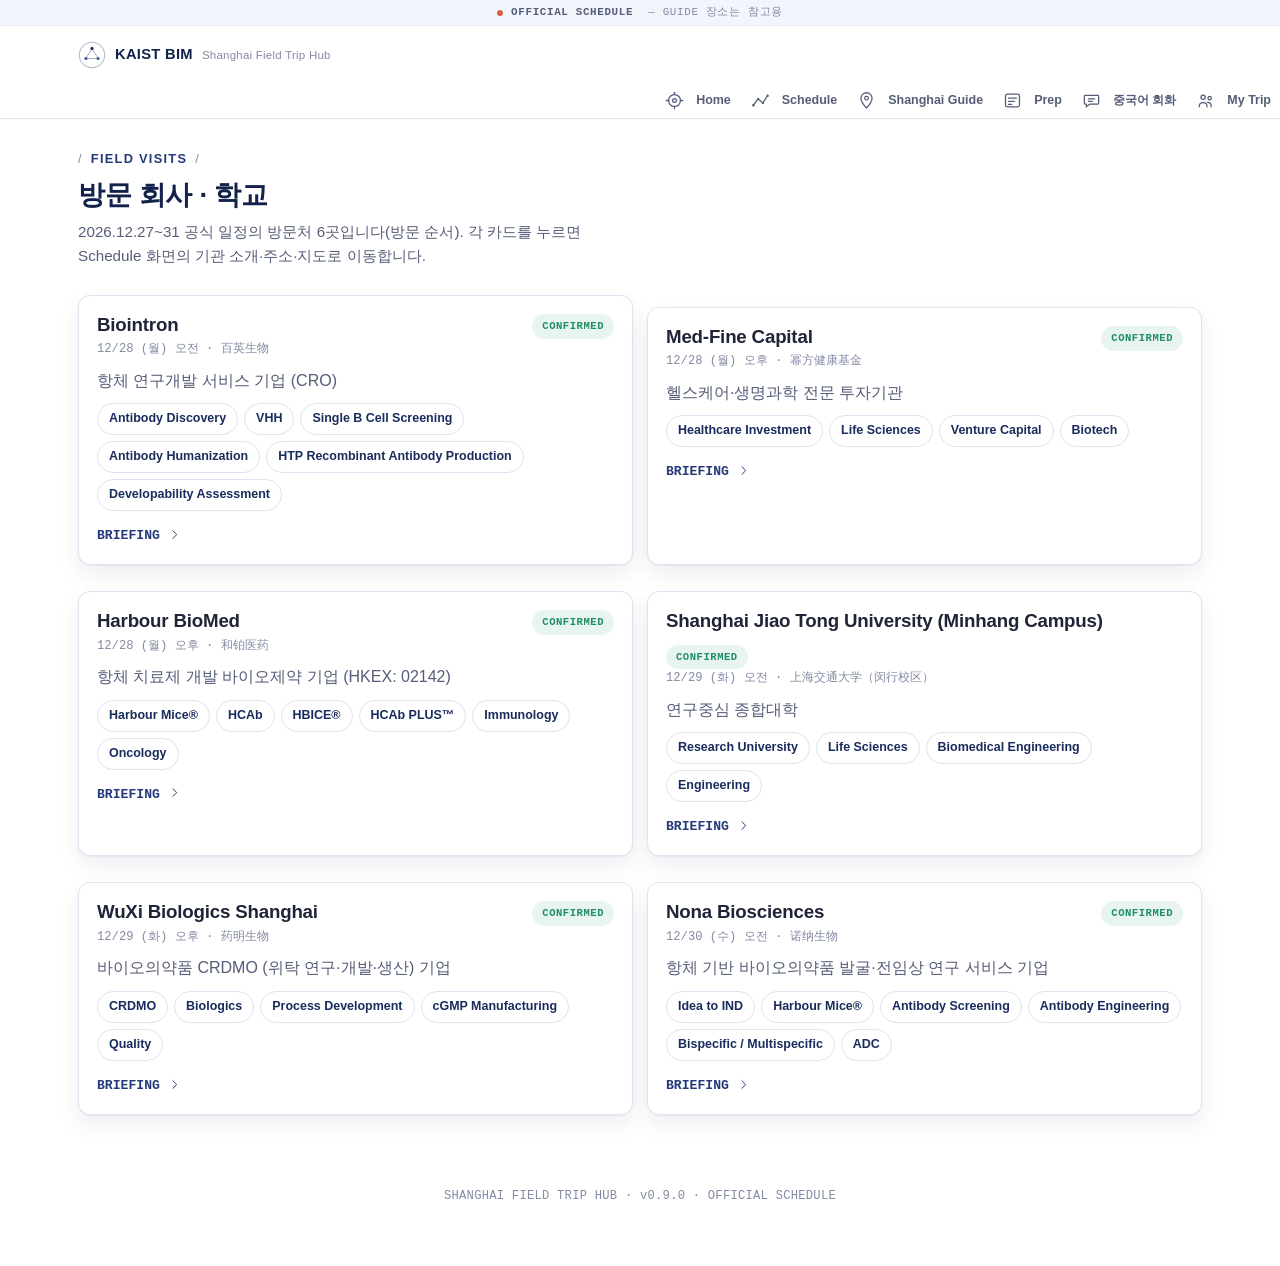
<file: host-orgs.html>
<!doctype html>
<html lang="ko">
<head>
<meta charset="UTF-8" />
<meta name="viewport" content="width=device-width, initial-scale=1, maximum-scale=5" />
<title>Field Visits · KAIST BIM Shanghai Field Trip Hub</title>
<meta name="theme-color" content="#ffffff" />
<link rel="icon" href="data:image/svg+xml,%3Csvg xmlns=%27http://www.w3.org/2000/svg%27 viewBox=%270 0 100 100%27%3E%3Ccircle cx=%2750%27 cy=%2750%27 r=%2746%27 fill=%27%23ffffff%27 stroke=%27%231a2c5c%27 stroke-width=%274%27/%3E%3Ccircle cx=%2750%27 cy=%2730%27 r=%277%27 fill=%27%231a2c5c%27/%3E%3Ccircle cx=%2728%27 cy=%2770%27 r=%277%27 fill=%27%234863b5%27/%3E%3Ccircle cx=%2772%27 cy=%2770%27 r=%277%27 fill=%27%234863b5%27/%3E%3C/svg%3E" />
<link rel="stylesheet" href="css/style.css" />
</head>
<body data-page="host-orgs">
<a class="skip-link" href="#main">본문 바로가기</a>

<div class="demo-strip"><span class="demo-strip__dot"></span><strong>OFFICIAL SCHEDULE</strong>&nbsp;— Guide 장소는 참고용</div>

<header class="site-header">
  <div class="site-header__bar">
    <a class="brand" href="index.html">
      <span class="brand__mark" data-brand-mark></span>
      <span class="brand__text">KAIST BIM</span>
      <span class="brand__sub">Shanghai Field Trip Hub</span>
    </a>
    <button class="nav-toggle" data-nav-toggle aria-label="메뉴 열기" aria-expanded="false"></button>
  </div>
  <nav class="site-nav" data-site-nav aria-label="주요 메뉴"><ul class="site-nav__list"></ul></nav>
</header>

<main id="main" class="container">
  <div class="page-head">
    <div class="kicker">FIELD VISITS</div>
    <h1>방문 회사 · 학교</h1>
    <p class="page-head__desc">2026.12.27~31 공식 일정의 방문처 6곳입니다(방문 순서). 각 카드를 누르면 Schedule 화면의 기관 소개·주소·지도로 이동합니다.</p>
  </div>

  <div class="grid grid--2" id="orgs-root"></div>
</main>

<footer class="site-footer">SHANGHAI FIELD TRIP HUB · v0.9.0 · OFFICIAL SCHEDULE</footer>
<nav class="bottom-nav" data-bottom-nav aria-label="주요 메뉴 (모바일)"></nav>

<script src="js/config.js"></script>
<script src="js/data-trip.js"></script>
<script src="js/main.js"></script>
<script>
  function renderOrgList() {
    document.getElementById("orgs-root").innerHTML = ORGS.map((org) => {
      const day = ITINERARY.find((d) => d.date === org.visitDate);
      const [, m, dd] = org.visitDate.split("-").map(Number);
      return `
      <a class="card is-hoverable" href="itinerary.html#org-${org.id}">
        <div style="display:flex; justify-content:space-between; align-items:flex-start; gap:8px; flex-wrap:wrap;">
          <h3 style="margin-bottom:4px;">${org.name_en}</h3>
          ${statusBadge(org.status)}
        </div>
        <p class="mono text-faint" style="margin:0 0 8px; font-size:.76rem;">${m}/${dd}${day ? " (" + day.weekday + ")" : ""} ${org.slot} · ${org.name_zh}</p>
        <p class="text-muted" style="margin-bottom:8px;">${org.type}</p>
        <div class="keyword-list">${org.keywords.map((k) => `<span class="keyword-chip">${k}</span>`).join("")}</div>
        <p class="mono" style="margin:14px 0 0; font-weight:700; color:var(--navy-700); font-size:.82rem;">BRIEFING ${icon("chevron")}</p>
      </a>`;
    }).join("");
  }
  document.addEventListener("DOMContentLoaded", renderOrgList);
</script>
</body>
</html>
</file>
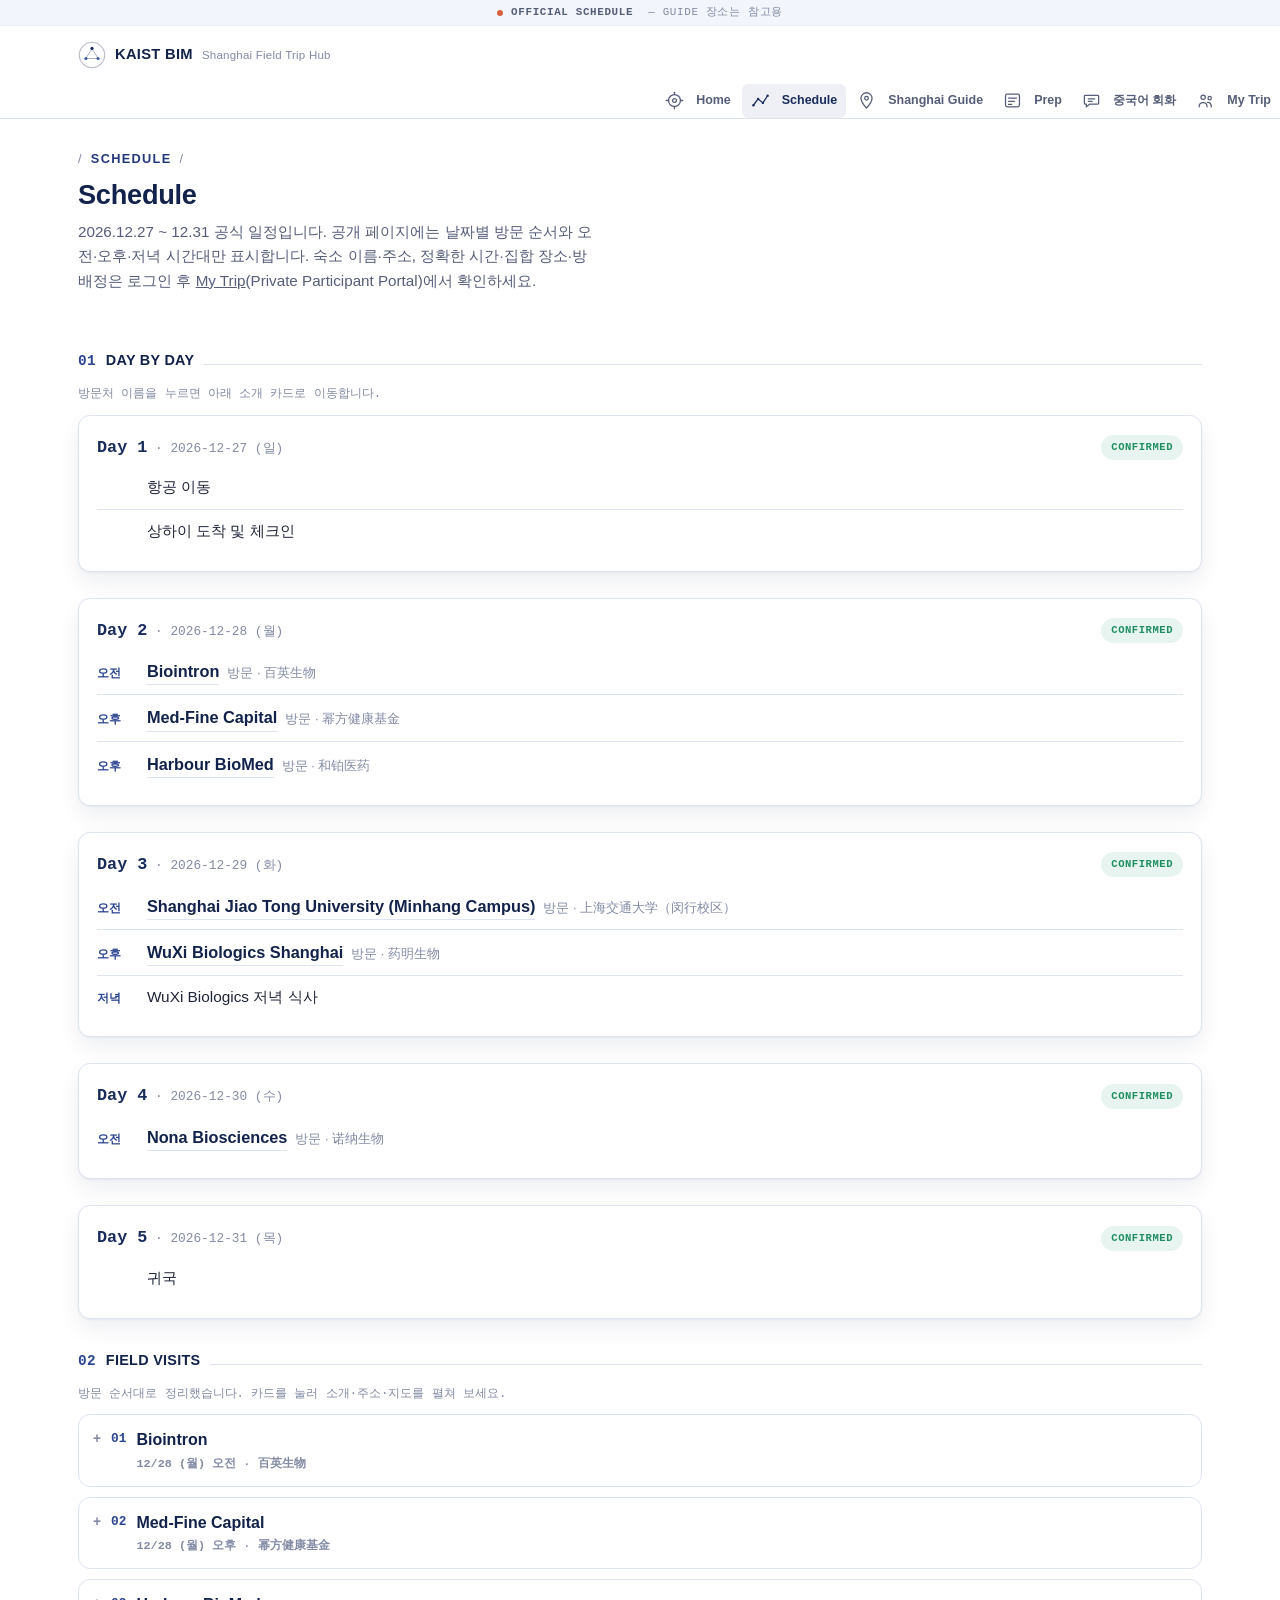
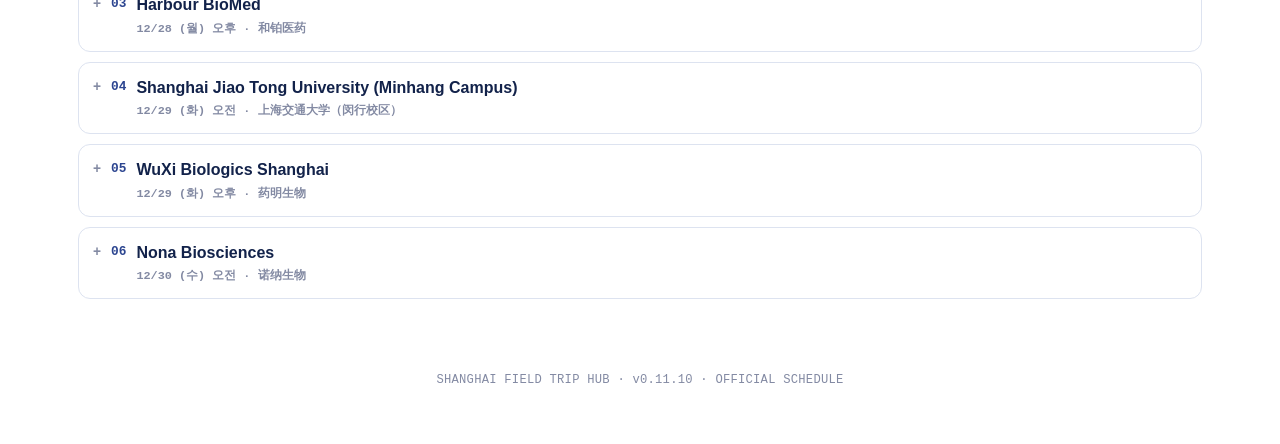
<file: itinerary.html>
<!doctype html>
<html lang="ko">
<head>
<meta charset="UTF-8" />
<meta name="viewport" content="width=device-width, initial-scale=1, maximum-scale=5" />
<title>Itinerary · KAIST BIM Shanghai Field Trip Hub</title>
<meta name="theme-color" content="#ffffff" />
<link rel="icon" href="data:image/svg+xml,%3Csvg xmlns=%27http://www.w3.org/2000/svg%27 viewBox=%270 0 100 100%27%3E%3Ccircle cx=%2750%27 cy=%2750%27 r=%2746%27 fill=%27%23ffffff%27 stroke=%27%231a2c5c%27 stroke-width=%274%27/%3E%3Ccircle cx=%2750%27 cy=%2730%27 r=%277%27 fill=%27%231a2c5c%27/%3E%3Ccircle cx=%2728%27 cy=%2770%27 r=%277%27 fill=%27%234863b5%27/%3E%3Ccircle cx=%2772%27 cy=%2770%27 r=%277%27 fill=%27%234863b5%27/%3E%3C/svg%3E" />
<link rel="stylesheet" href="css/style.css" />
</head>
<body data-page="itinerary">
<a class="skip-link" href="#main">본문 바로가기</a>

<div class="demo-strip"><span class="demo-strip__dot"></span><strong>OFFICIAL SCHEDULE</strong>&nbsp;— Guide 장소는 참고용</div>

<header class="site-header">
  <div class="site-header__bar">
    <a class="brand" href="index.html">
      <span class="brand__mark" data-brand-mark></span>
      <span class="brand__text">KAIST BIM</span>
      <span class="brand__sub">Shanghai Field Trip Hub</span>
    </a>
    <button class="nav-toggle" data-nav-toggle aria-label="메뉴 열기" aria-expanded="false"></button>
  </div>
  <nav class="site-nav" data-site-nav aria-label="주요 메뉴"><ul class="site-nav__list"></ul></nav>
</header>

<main id="main" class="container">
  <div class="page-head">
    <div class="kicker">SCHEDULE</div>
    <h1>Schedule</h1>
    <p class="page-head__desc">2026.12.27 ~ 12.31 공식 일정입니다. 공개 페이지에는 날짜별 방문 순서와 오전·오후·저녁 시간대만 표시합니다. 숙소 이름·주소, 정확한 시간·집합 장소·방 배정은 로그인 후 <a href="#" onclick="goToPrivatePortal(event)">My Trip</a>(Private Participant Portal)에서 확인하세요.</p>
  </div>

  <div class="manifest-title"><span class="manifest-title__num">01</span>DAY BY DAY<span class="manifest-title__line"></span></div>
  <p class="text-faint mono" style="margin:0 0 10px; font-size:.76rem;">방문처 이름을 누르면 아래 소개 카드로 이동합니다.</p>
  <div id="itinerary-root" class="grid"></div>

  <div class="manifest-title" id="field-visits"><span class="manifest-title__num">02</span>FIELD VISITS<span class="manifest-title__line"></span></div>
  <p class="text-faint mono" style="margin:0 0 10px; font-size:.76rem;">방문 순서대로 정리했습니다. 카드를 눌러 소개·주소·지도를 펼쳐 보세요.</p>
  <div id="orgs-root"></div>
</main>

<footer class="site-footer">SHANGHAI FIELD TRIP HUB · v0.11.10 · OFFICIAL SCHEDULE</footer>
<nav class="bottom-nav" data-bottom-nav aria-label="주요 메뉴 (모바일)"></nav>

<script src="js/config.js"></script>
<script src="js/data-trip.js"></script>
<script src="js/main.js"></script>
<script>
  // v0.9 — 공식 일정(ITINERARY)과 방문기관 소개(ORGS)를 한 화면에 표시합니다.
  // 공개 페이지이므로 시각은 데이터에도 화면에도 없습니다(오전/오후/저녁 시간대만).
  // 지도는 Shanghai Guide와 같은 高德地图 URI 검색 방식(API 키·좌표 없이 검색어만)을 씁니다.
  const ORG_BY_ID = Object.fromEntries(ORGS.map((o) => [o.id, o]));

  function orgAmapUrl(org) {
    if (!org.mapKeyword) return "";
    const params = new URLSearchParams({ keyword: org.mapKeyword, city: "310000", view: "map", src: "bimfieldtrip", callnative: "1" });
    return "https://uri.amap.com/search?" + params.toString();
  }

  function formatDay(iso) {
    const day = ITINERARY.find((d) => d.date === iso);
    const [, m, d] = iso.split("-").map(Number);
    return `${m}/${d}${day ? " (" + day.weekday + ")" : ""}`;
  }

  function itemHtml(item) {
    const slot = item.slot ? `<span class="sched-item__slot">${item.slot}</span>` : `<span class="sched-item__slot sched-item__slot--empty"></span>`;
    const org = item.org_id ? ORG_BY_ID[item.org_id] : null;
    const body = org
      ? `<a class="sched-item__org" href="#org-${org.id}" data-open-org="${org.id}">${org.name_en}</a><span class="sched-item__sub">방문 · ${org.name_zh}</span>`
      : `<span class="sched-item__text">${item.title}</span>`;
    return `<li class="sched-item${org ? " sched-item--visit" : ""}">${slot}<div class="sched-item__body">${body}</div></li>`;
  }

  function renderItinerary() {
    document.getElementById("itinerary-root").innerHTML = ITINERARY.map((day) => `
      <div class="card" id="day-${day.day}">
        <div class="day-card__header">
          <div><span class="day-card__label">${day.label}</span><span class="day-card__date"> &middot; ${day.date} (${day.weekday})</span></div>
          ${statusBadge(day.status)}
        </div>
        <ol class="sched-list">${day.items.map(itemHtml).join("")}</ol>
      </div>
    `).join("");
  }

  function orgCardHtml(org, i) {
    const amap = orgAmapUrl(org);
    const copyAddr = org.address_zh || org.address;
    // 개요 첫 문장만 먼저 보여 주고, 나머지 문장은 '자세히' 접이식 영역으로 옮깁니다(문장 내용은 그대로).
    const introParts = org.intro.split(/(?<=다\.)\s+/);
    const introLead = introParts[0];
    const introRest = introParts.slice(1).join(" ");
    const hasMore = introRest || (org.sections || []).length || org.keywords.length || org.facility;
    return `
      <details class="details-box org-visit" id="org-${org.id}">
        <summary>
          <span class="org-visit__num mono">${String(i + 1).padStart(2, "0")}</span>
          <span class="org-visit__head">
            <span class="org-visit__name">${org.name_en}</span>
            <span class="org-visit__meta mono">${formatDay(org.visitDate)} ${org.slot} · ${org.name_zh}</span>
          </span>
        </summary>
        <div class="org-visit__body">
          <p class="org-visit__type">${org.type}</p>
          <p class="org-visit__intro">${introLead}</p>
          ${(org.core || []).length ? `<div class="org-visit__label">핵심 사업</div><ul class="org-visit__core">${org.core.map((t) => `<li>${t}</li>`).join("")}</ul>` : ""}
          ${org.notes && org.notes.length ? `<div class="org-visit__label">방문 전에 알아두기</div>
          <ul class="org-visit__notes">${org.notes.map((n) => `<li>${n}</li>`).join("")}</ul>` : ""}
          <div class="zh-block" style="margin-top:14px;">
            <div class="zh-block__label">ADDRESS · 방문지 주소</div>
            ${org.address_zh ? `<div class="zh-block__text">${org.address_zh}</div>` : `<div class="zh-block__text">${org.name_zh}</div>`}
            <div class="zh-block__addr">${org.address}</div>
          </div>
          <div class="btn-row" style="margin-top:12px;">
            <button class="btn btn--sm" type="button" data-copy="${escapeAttr(copyAddr)}">${icon("copy")}<span>${org.address_zh ? "中文 주소 복사" : "주소 복사"}</span></button>
            ${org.address_zh ? `<button class="btn btn--sm" type="button" data-copy="${escapeAttr(org.address)}">${icon("copy")}<span>영문 주소 복사</span></button>` : ""}
            ${amap ? `<a class="btn btn--sm" href="${amap}" target="_blank" rel="noopener">${icon("pin")}<span>高德地图</span></a>` : ""}
            <a class="btn btn--sm" href="${org.website}" target="_blank" rel="noopener">공식 홈페이지 ${icon("chevron")}</a>
          </div>
          ${hasMore ? `<details class="org-visit__more">
            <summary>기술 · 사업모델 · 공개 협력 자세히</summary>
            <div class="org-visit__more-body">
              ${introRest ? `<p class="org-visit__intro org-visit__intro--rest">${introRest}</p>` : ""}
              ${(org.sections || []).map((sec) => `<div class="org-visit__label">${sec.label}</div><ul class="org-visit__notes">${sec.items.map((t) => `<li>${t}</li>`).join("")}</ul>`).join("")}
              ${org.facility ? `<div class="org-visit__facility"><div class="org-visit__label">${org.facility.title}</div><p>${org.facility.text}</p></div>` : ""}
              <div class="keyword-list" style="margin-top:12px;">${org.keywords.map((k) => `<span class="keyword-chip">${k}</span>`).join("")}</div>
            </div>
          </details>` : ""}
          <p class="text-faint mono org-visit__source">SOURCE — ${org.sources.map((s) => `<a href="${s.url}" target="_blank" rel="noopener">${s.label}</a>`).join(" · ")}</p>
        </div>
      </details>
    `;
  }

  function renderOrgs() {
    document.getElementById("orgs-root").innerHTML = ORGS.map(orgCardHtml).join("");
  }

  // 일정의 방문처 이름 또는 URL 해시(#org-...)로 들어오면 해당 카드를 펼치고 이동합니다.
  function openOrgFromHash() {
    const id = decodeURIComponent(location.hash.slice(1));
    if (!id.startsWith("org-")) return;
    const el = document.getElementById(id);
    if (!el) return;
    el.open = true;
    el.scrollIntoView({ block: "start" });
  }

  document.addEventListener("DOMContentLoaded", () => {
    renderItinerary();
    renderOrgs();
    openOrgFromHash();
  });
  window.addEventListener("hashchange", openOrgFromHash);
  document.addEventListener("click", (e) => {
    const a = e.target.closest("[data-open-org]");
    if (!a) return;
    const el = document.getElementById("org-" + a.getAttribute("data-open-org"));
    if (el) el.open = true;
  });
</script>
</body>
</html>
</file>
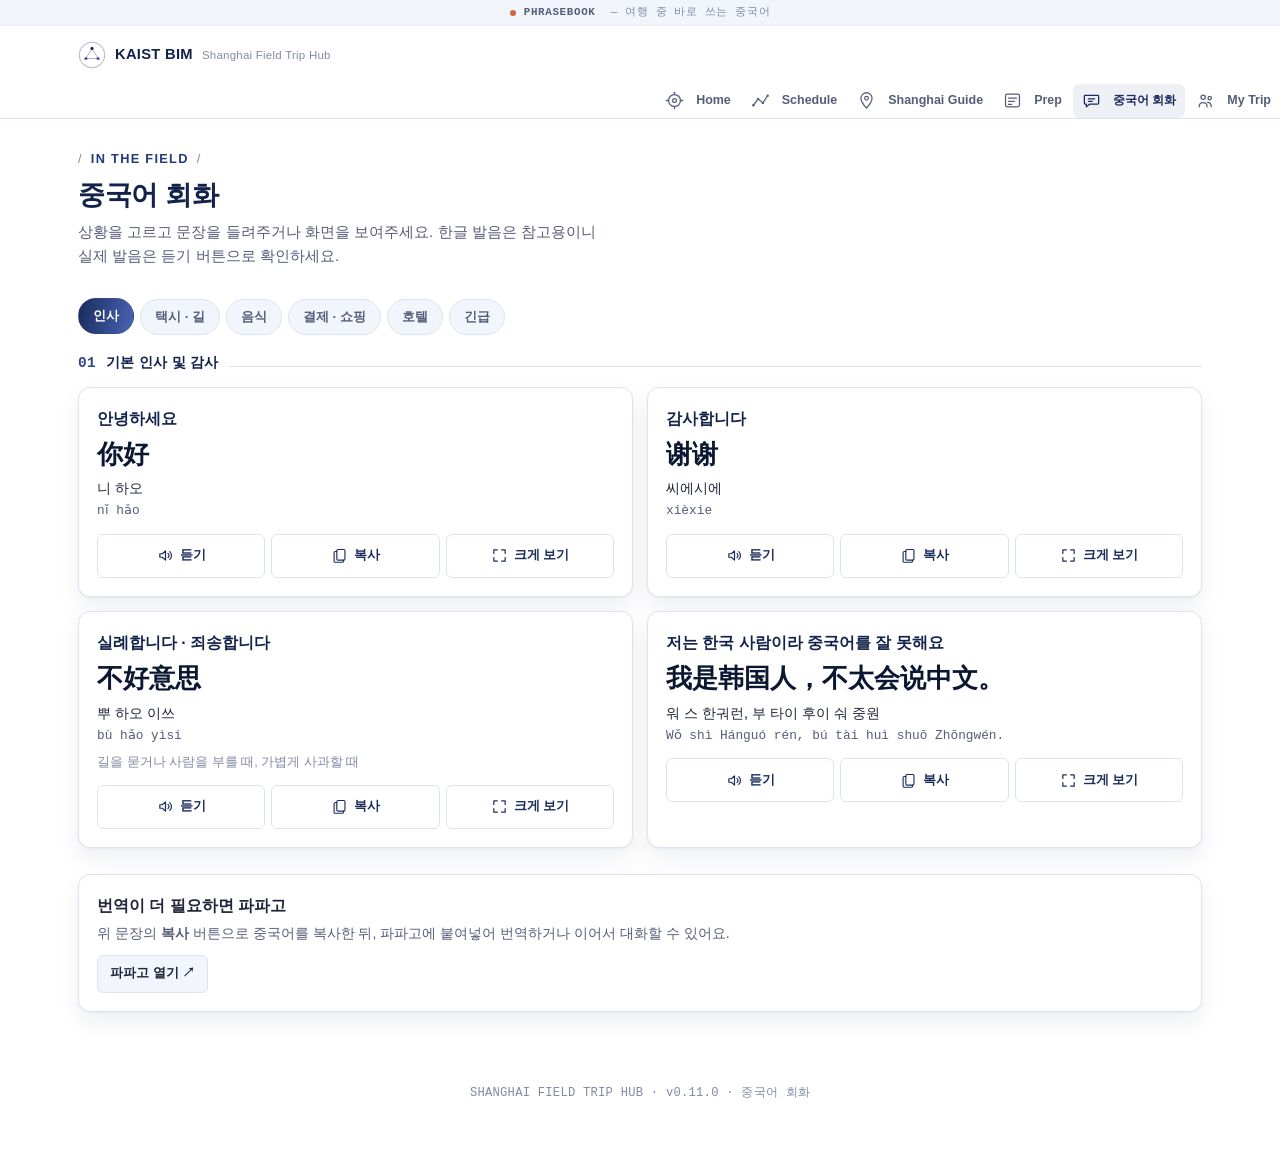
<file: phrases.html>
<!doctype html>
<html lang="ko">
<head>
<meta charset="UTF-8" />
<meta name="viewport" content="width=device-width, initial-scale=1, maximum-scale=5" />
<title>중국어 회화 · KAIST BIM Shanghai Field Trip Hub</title>
<meta name="description" content="상하이 여행 중 바로 쓰는 중국어 회화 — 듣기 · 복사 · 크게 보기" />
<meta name="theme-color" content="#ffffff" />
<link rel="icon" href="data:image/svg+xml,%3Csvg xmlns=%27http://www.w3.org/2000/svg%27 viewBox=%270 0 100 100%27%3E%3Ccircle cx=%2750%27 cy=%2750%27 r=%2746%27 fill=%27%23ffffff%27 stroke=%27%231a2c5c%27 stroke-width=%274%27/%3E%3Ccircle cx=%2750%27 cy=%2730%27 r=%277%27 fill=%27%231a2c5c%27/%3E%3Ccircle cx=%2728%27 cy=%2770%27 r=%277%27 fill=%27%234863b5%27/%3E%3Ccircle cx=%2772%27 cy=%2770%27 r=%277%27 fill=%27%234863b5%27/%3E%3C/svg%3E" />
<link rel="stylesheet" href="css/style.css" />
</head>
<body data-page="phrases">
<a class="skip-link" href="#main">본문 바로가기</a>

<div class="demo-strip"><span class="demo-strip__dot"></span><strong>PHRASEBOOK</strong>&nbsp;— 여행 중 바로 쓰는 중국어</div>

<header class="site-header">
  <div class="site-header__bar">
    <a class="brand" href="index.html">
      <span class="brand__mark" data-brand-mark></span>
      <span class="brand__text">KAIST BIM</span>
      <span class="brand__sub">Shanghai Field Trip Hub</span>
    </a>
    <button class="nav-toggle" data-nav-toggle aria-label="메뉴 열기" aria-expanded="false"></button>
  </div>
  <nav class="site-nav" data-site-nav aria-label="주요 메뉴"><ul class="site-nav__list"></ul></nav>
</header>

<main id="main" class="container">
  <div class="page-head">
    <div class="kicker">IN THE FIELD</div>
    <h1>중국어 회화</h1>
    <p class="page-head__desc">상황을 고르고 문장을 들려주거나 화면을 보여주세요. 한글 발음은 참고용이니 실제 발음은 듣기 버튼으로 확인하세요.</p>
  </div>

  <div class="notice notice--tbd" id="speech-notice" hidden></div>

  <div class="filter-bar phrase-cats" id="phrase-cats" role="tablist" aria-label="회화 카테고리"></div>

  <section id="phrase-panel" aria-live="polite"></section>

  <div class="card phrase-papago">
    <div style="font-weight:800; margin-bottom:4px;">번역이 더 필요하면 파파고</div>
    <p class="text-muted" style="margin-bottom:10px; font-size:.88rem;">위 문장의 <strong>복사</strong> 버튼으로 중국어를 복사한 뒤, 파파고에 붙여넣어 번역하거나 이어서 대화할 수 있어요.</p>
    <a class="btn btn--sm" href="https://papago.naver.com/" target="_blank" rel="noopener">파파고 열기 ↗</a>
  </div>
</main>

<footer class="site-footer">SHANGHAI FIELD TRIP HUB · v0.11.0 · 중국어 회화</footer>
<nav class="bottom-nav" data-bottom-nav aria-label="주요 메뉴 (모바일)"></nav>

<script src="js/config.js"></script>
<script src="js/main.js"></script>
<script src="js/data-phrases.js"></script>
<script>
  // 중국어 회화 (v0.10 · 음성 v0.11) — 외부 서버/API 호출 없이 정적 파일과 브라우저 기능만 사용합니다.
  //  · 음성: 사전 생성 MP3(assets/phrases/) 우선, 실패 시 Web Speech API(zh-CN)로 대체.
  //  · 복사: Clipboard API → execCommand fallback → 그래도 안 되면 문장을 선택 상태로 만들어 직접 복사 안내.
  //  · 크게 보기: 기존 SHOW DRIVER 모달(openDriverModal, main.js)을 그대로 재사용.

  function escHtml(str) {
    return String(str).replace(/&/g, "&amp;").replace(/</g, "&lt;").replace(/>/g, "&gt;").replace(/"/g, "&quot;");
  }
  function findPhrase(catId, idx) {
    const cat = PHRASE_CATEGORIES.find((c) => c.id === catId);
    return cat ? cat.phrases[idx] : null;
  }

  // ---------------- 음성 재생 (v0.11) ----------------
  // 기본: 사전 생성 MP3 (assets/phrases/<audio>.mp3 · Kokoro v1.1-zh 화자 75).
  // 예비: MP3를 불러오지 못하거나 재생할 수 없을 때만 브라우저 SpeechSynthesis(zh-CN)로 대체.
  //  · 오디오 요소는 하나만 재사용 → 동시에 두 소리가 날 수 없음.
  //  · preload="none" + 누른 문장만 src 지정 → 25개를 미리 받지 않음(한 번 받은 파일은 브라우저 캐시 사용).
  //  · token: 마지막 요청 번호. 사용자가 정지·다른 문장·카테고리 전환을 하면 token이 바뀌어,
  //    늦게 도착한 오류/종료 이벤트가 새 재생을 건드리거나 브라우저 음성을 자동 시작하지 않습니다.
  const AUDIO_DIR = "assets/phrases/";
  const player = {
    audio: null,
    token: 0,
    fallbackToken: -1,   // 대체 음성을 이미 시작한 요청 번호 (error 이벤트와 play() 거부가 둘 다 와도 한 번만)
    activeBtn: null,
  };
  const speech = {
    supported: typeof window !== "undefined" && "speechSynthesis" in window && typeof window.SpeechSynthesisUtterance !== "undefined",
    voice: null,
  };

  function getAudio() {
    if (!player.audio && typeof window.Audio === "function") {
      player.audio = new Audio();
      player.audio.preload = "none";
    }
    return player.audio;
  }

  function normLang(l) { return String(l || "").replace(/_/g, "-").toLowerCase(); }
  function pickZhVoice() {
    if (!speech.supported) return null;
    const voices = window.speechSynthesis.getVoices() || [];
    // 1) 중국 본토(zh-CN) 2) 간체/보통화 표기 3) 대만 보통화(zh-TW) — 광둥어(zh-HK, yue)는 제외
    return voices.find((v) => normLang(v.lang) === "zh-cn")
      || voices.find((v) => /^(zh-hans|cmn)/.test(normLang(v.lang)))
      || voices.find((v) => normLang(v.lang) === "zh-tw")
      || null;
  }
  function refreshVoice() { speech.voice = pickZhVoice(); }

  function setPlaying(btn, on) {
    if (!btn) return;
    btn.classList.toggle("is-playing", on);
    btn.setAttribute("aria-pressed", on ? "true" : "false");
    const label = btn.querySelector("[data-label]");
    if (label) label.textContent = on ? "정지" : "듣기";
  }

  // 모든 소리를 멈추고 진행 중인 요청을 무효화합니다(사용자 정지 · 다른 문장 · 카테고리 전환 · 페이지 이탈).
  function stopAll() {
    player.token++;
    const a = player.audio;
    if (a) { a.onended = a.onerror = null; try { a.pause(); } catch (e) { /* 무시 */ } }
    if (speech.supported) window.speechSynthesis.cancel();
    setPlaying(player.activeBtn, false);
    player.activeBtn = null;
  }

  function finish(token) {
    if (token !== player.token) return;
    setPlaying(player.activeBtn, false);
    player.activeBtn = null;
  }

  // 예비 재생: 브라우저 내장 중국어 음성
  function speakFallback(text, token, reason) {
    if (token !== player.token) return;               // 그 사이 사용자가 정지했거나 다른 문장을 눌렀음
    if (player.fallbackToken === token) return;       // 같은 요청에서 이미 대체 음성을 시작함
    player.fallbackToken = token;
    if (window.console) console.info("[phrases] MP3 재생 불가 → 브라우저 음성으로 대체:", reason);
    if (!speech.supported) { showSpeechNotice("unsupported"); finish(token); return; }
    if (!speech.voice) refreshVoice();
    const u = new SpeechSynthesisUtterance(text);
    u.lang = "zh-CN";
    if (speech.voice) u.voice = speech.voice;
    u.rate = 0.85;
    u.onend = u.onerror = () => finish(token);
    try {
      window.speechSynthesis.cancel();
      if (window.speechSynthesis.paused) window.speechSynthesis.resume();
      window.speechSynthesis.speak(u);
      if (!speech.voice && (window.speechSynthesis.getVoices() || []).length > 0) showSpeechNotice("novoice");
    } catch (e) {
      showSpeechNotice("unsupported");
      finish(token);
    }
  }

  function mediaErrorReason(a) {
    const code = a && a.error ? a.error.code : 0;
    return ({ 2: "다운로드 실패(네트워크)", 3: "디코딩 실패", 4: "형식 미지원 또는 파일 없음" })[code] || "재생 오류";
  }

  function playPhrase(p, btn) {
    // 재생 중인 같은 버튼을 다시 누르면 정지(토글) — 이때는 브라우저 음성도 시작하지 않습니다.
    const sameBtn = player.activeBtn === btn && btn.classList.contains("is-playing");
    stopAll();
    if (sameBtn) return;

    const token = ++player.token;
    player.activeBtn = btn;
    setPlaying(btn, true);

    const a = p.audio ? getAudio() : null;
    if (!a) { speakFallback(p.zh, token, p.audio ? "Audio 미지원" : "음성 파일 없음"); return; }

    a.onended = () => finish(token);
    a.onerror = () => speakFallback(p.zh, token, mediaErrorReason(a));
    a.src = AUDIO_DIR + p.audio + ".mp3";
    let started;
    try { started = a.play(); } catch (e) { speakFallback(p.zh, token, "재생 오류"); return; }
    if (started && typeof started.catch === "function") {
      started.catch((err) => {
        // AbortError = 정지/다른 문장으로 재생이 끊긴 정상 상황 → 대체하지 않음
        if (err && err.name === "AbortError") return;
        speakFallback(p.zh, token, err && err.name ? err.name : "재생 오류");
      });
    }
  }

  function showSpeechNotice(kind) {
    const el = document.getElementById("speech-notice");
    if (!el) return;
    if (kind === "unsupported") {
      el.innerHTML = "<strong>음성을 재생할 수 없습니다</strong> — 음성 파일을 불러오지 못했고 이 브라우저는 음성 합성도 지원하지 않습니다. 문장을 복사해 파파고에서 듣거나, 화면의 중국어를 직접 보여주세요.";
    } else if (kind === "novoice") {
      el.innerHTML = "<strong>음성 파일을 불러오지 못해 기기 음성으로 읽고 있어요</strong> — 소리가 없거나 다른 언어로 읽히면, 기기 설정에서 중국어(중국 본토) 음성을 추가하거나 문장을 복사해 파파고에서 들어보세요.";
    }
    el.hidden = false;
  }

  // 예비용 브라우저 음성 목록만 준비해 둡니다(MP3가 기본이므로 페이지 진입 시 안내는 띄우지 않음).
  function initSpeech() {
    if (speech.supported) {
      refreshVoice();
      if (typeof window.speechSynthesis.addEventListener === "function") {
        window.speechSynthesis.addEventListener("voiceschanged", refreshVoice);
      } else {
        window.speechSynthesis.onvoiceschanged = refreshVoice;
      }
    }
    // 페이지를 떠나거나 백그라운드로 가면 재생을 멈춥니다.
    window.addEventListener("pagehide", stopAll);
    document.addEventListener("visibilitychange", () => { if (document.hidden) stopAll(); });
  }

  // ---------------- 복사 ----------------
  function flashCopied(btn, text) {
    const label = btn.querySelector("[data-label]");
    btn.classList.add("is-copied");
    if (label) label.textContent = text;
    clearTimeout(btn._copyTimer);
    btn._copyTimer = setTimeout(() => {
      btn.classList.remove("is-copied");
      if (label) label.textContent = "복사";
    }, 1600);
  }

  function legacyCopy(text) {
    const ta = document.createElement("textarea");
    ta.value = text;
    ta.setAttribute("readonly", "");          // iOS에서 키보드가 뜨지 않도록
    ta.style.position = "fixed"; ta.style.top = "0"; ta.style.left = "0";
    ta.style.opacity = "0"; ta.style.fontSize = "16px"; // iOS 자동 확대 방지
    document.body.appendChild(ta);
    ta.focus(); ta.select();
    try { ta.setSelectionRange(0, text.length); } catch (e) { /* 일부 브라우저 미지원 */ }
    let ok = false;
    try { ok = document.execCommand("copy"); } catch (e) { ok = false; }
    document.body.removeChild(ta);
    return ok;
  }

  // 복사가 불가능한 환경: 중국어 문장을 선택 상태로 만들어 길게 눌러 직접 복사할 수 있게 합니다.
  function selectForManualCopy(zhEl) {
    if (!zhEl || !window.getSelection) return;
    const range = document.createRange();
    range.selectNodeContents(zhEl);
    const sel = window.getSelection();
    sel.removeAllRanges(); sel.addRange(range);
  }

  function copyZh(text, btn, zhEl) {
    const fail = () => { selectForManualCopy(zhEl); flashCopied(btn, "길게 눌러 복사"); btn.classList.remove("is-copied"); };
    const ok = () => flashCopied(btn, "복사됨");
    if (navigator.clipboard && window.isSecureContext) {
      navigator.clipboard.writeText(text).then(ok).catch(() => (legacyCopy(text) ? ok() : fail()));
    } else {
      legacyCopy(text) ? ok() : fail();
    }
  }

  // ---------------- 화면 ----------------
  const ICON_PLAY = '<svg viewBox="0 0 24 24" fill="none" stroke="currentColor" stroke-width="1.7" stroke-linecap="round" stroke-linejoin="round"><path d="M4 9.5v5h3.5L12 18.5v-13L7.5 9.5H4z"/><path d="M15.5 9a4 4 0 0 1 0 6"/><path d="M18 6.5a7.5 7.5 0 0 1 0 11"/></svg>';
  const ICON_EXPAND = '<svg viewBox="0 0 24 24" fill="none" stroke="currentColor" stroke-width="1.7" stroke-linecap="round" stroke-linejoin="round"><path d="M4 9V4h5M20 9V4h-5M4 15v5h5M20 15v5h-5"/></svg>';

  function phraseCardHtml(catId, p, i) {
    return `
      <article class="card phrase-card">
        <div class="phrase-card__ko">${escHtml(p.ko)}</div>
        <div class="phrase-card__zh" lang="zh-CN" data-zh>${escHtml(p.zh)}</div>
        <div class="phrase-card__pron">
          <span class="phrase-card__kr">${escHtml(p.kr)}</span>
          <span class="phrase-card__py" lang="zh-Latn-pinyin">${escHtml(p.pinyin)}</span>
        </div>
        ${p.tip ? `<div class="phrase-card__tip">${escHtml(p.tip)}</div>` : ""}
        <div class="phrase-card__actions">
          <button class="copy-btn phrase-btn phrase-btn--play" type="button" data-speak="${catId}:${i}" aria-pressed="false">${ICON_PLAY}<span data-label>듣기</span></button>
          <button class="copy-btn phrase-btn" type="button" data-copy-zh="${catId}:${i}">${icon("copy")}<span data-label>복사</span></button>
          <button class="copy-btn phrase-btn" type="button" data-show="${catId}:${i}">${ICON_EXPAND}<span>크게 보기</span></button>
        </div>
      </article>`;
  }

  let activeCat = PHRASE_CATEGORIES[0].id;

  function renderCats() {
    document.getElementById("phrase-cats").innerHTML = PHRASE_CATEGORIES.map((c) => `
      <button class="filter-chip ${c.id === activeCat ? "is-active" : ""}" type="button" role="tab" aria-selected="${c.id === activeCat}" data-cat="${c.id}">${c.short}</button>
    `).join("");
  }

  function renderPanel() {
    const cat = PHRASE_CATEGORIES.find((c) => c.id === activeCat) || PHRASE_CATEGORIES[0];
    document.getElementById("phrase-panel").innerHTML = `
      <div class="manifest-title" style="margin-top:6px;"><span class="manifest-title__num">${String(PHRASE_CATEGORIES.indexOf(cat) + 1).padStart(2, "0")}</span>${cat.label}<span class="manifest-title__line"></span></div>
      ${cat.note ? `<div class="notice notice--private" style="margin-top:0;"><strong>${escHtml(cat.note)}</strong></div>` : ""}
      <div class="grid grid--2">${cat.phrases.map((p, i) => phraseCardHtml(cat.id, p, i)).join("")}</div>
    `;
  }

  function setCat(id, opts) {
    if (!PHRASE_CATEGORIES.some((c) => c.id === id)) return;
    stopAll();
    activeCat = id;
    renderCats();
    renderPanel();
    try { history.replaceState(null, "", "#cat=" + id); } catch (e) { /* file:// 등 */ }
    if (opts && opts.scroll) {
      const bar = document.getElementById("phrase-cats");
      const top = bar.getBoundingClientRect().top + window.scrollY - 100;
      if (window.scrollY > top) window.scrollTo(0, top);
    }
  }

  document.addEventListener("click", (e) => {
    const chip = e.target.closest("[data-cat]");
    if (chip) { setCat(chip.getAttribute("data-cat"), { scroll: true }); return; }

    const speakBtn = e.target.closest("[data-speak]");
    if (speakBtn) {
      const [c, i] = speakBtn.getAttribute("data-speak").split(":");
      const p = findPhrase(c, Number(i));
      if (p) playPhrase(p, speakBtn);
      return;
    }
    const copyBtn = e.target.closest("[data-copy-zh]");
    if (copyBtn) {
      const [c, i] = copyBtn.getAttribute("data-copy-zh").split(":");
      const p = findPhrase(c, Number(i));
      if (p) copyZh(p.zh, copyBtn, copyBtn.closest(".phrase-card").querySelector("[data-zh]"));
      return;
    }
    const showBtn = e.target.closest("[data-show]");
    if (showBtn) {
      const [c, i] = showBtn.getAttribute("data-show").split(":");
      const p = findPhrase(c, Number(i));
      if (p) openDriverModal(escHtml(p.ko), escHtml(p.zh), escHtml(p.pinyin));
    }
  });

  document.addEventListener("DOMContentLoaded", () => {
    const m = /cat=([a-z]+)/.exec(location.hash || "");
    if (m && PHRASE_CATEGORIES.some((c) => c.id === m[1])) activeCat = m[1];
    renderCats();
    renderPanel();
    initSpeech();
  });
</script>
</body>
</html>
</file>
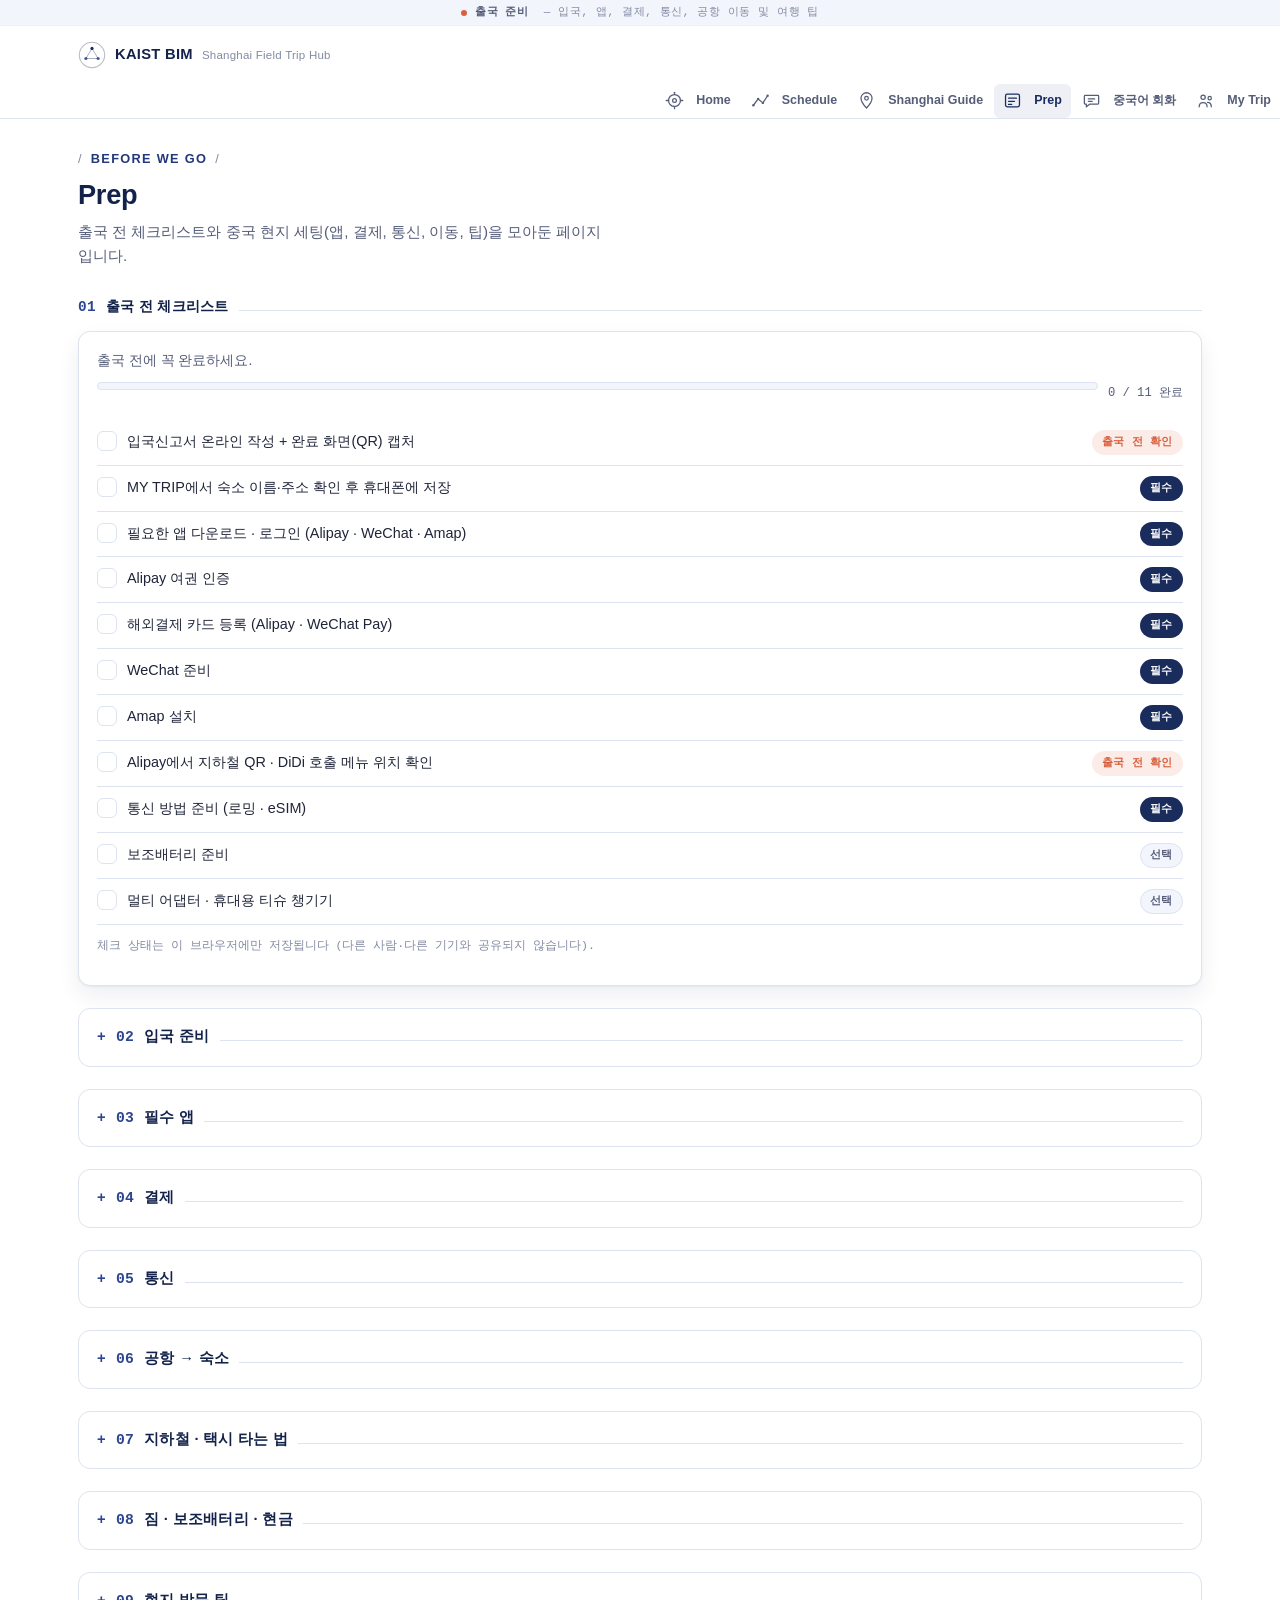
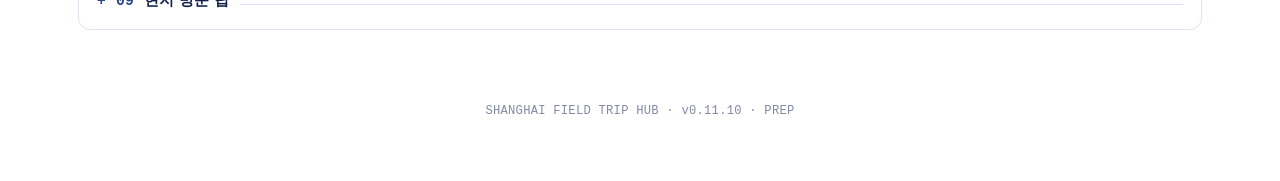
<file: prep.html>
<!doctype html>
<html lang="ko">
<head>
<meta charset="UTF-8" />
<meta name="viewport" content="width=device-width, initial-scale=1, maximum-scale=5" />
<title>Prep · KAIST BIM Shanghai Field Trip Hub</title>
<meta name="theme-color" content="#ffffff" />
<link rel="icon" href="data:image/svg+xml,%3Csvg xmlns=%27http://www.w3.org/2000/svg%27 viewBox=%270 0 100 100%27%3E%3Ccircle cx=%2750%27 cy=%2750%27 r=%2746%27 fill=%27%23ffffff%27 stroke=%27%231a2c5c%27 stroke-width=%274%27/%3E%3Ccircle cx=%2750%27 cy=%2730%27 r=%277%27 fill=%27%231a2c5c%27/%3E%3Ccircle cx=%2728%27 cy=%2770%27 r=%277%27 fill=%27%234863b5%27/%3E%3Ccircle cx=%2772%27 cy=%2770%27 r=%277%27 fill=%27%234863b5%27/%3E%3C/svg%3E" />
<link rel="stylesheet" href="css/style.css" />
</head>
<body data-page="prep">
<a class="skip-link" href="#main">본문 바로가기</a>

<div class="demo-strip"><span class="demo-strip__dot"></span><strong>출국 준비</strong>&nbsp;— 입국, 앱, 결제, 통신, 공항 이동 및 여행 팁</div>

<header class="site-header">
  <div class="site-header__bar">
    <a class="brand" href="index.html">
      <span class="brand__mark" data-brand-mark></span>
      <span class="brand__text">KAIST BIM</span>
      <span class="brand__sub">Shanghai Field Trip Hub</span>
    </a>
    <button class="nav-toggle" data-nav-toggle aria-label="메뉴 열기" aria-expanded="false"></button>
  </div>
  <nav class="site-nav" data-site-nav aria-label="주요 메뉴"><ul class="site-nav__list"></ul></nav>
</header>

<main id="main" class="container">
  <div class="page-head">
    <div class="kicker">BEFORE WE GO</div>
    <h1>Prep</h1>
    <p class="page-head__desc">출국 전 체크리스트와 중국 현지 세팅(앱, 결제, 통신, 이동, 팁)을 모아둔 페이지입니다.</p>
  </div>

  <div class="manifest-title" style="margin-top:0;"><span class="manifest-title__num">01</span>출국 전 체크리스트<span class="manifest-title__line"></span></div>
  <div class="card" id="checklist-root"></div>

  <!-- v0.11.9 신규 — 무비자 · 입국신고서 (v0.11.10: 숙소 정보는 MY TRIP 안내로 대체) -->
  <details class="details-box details-box--category" id="prep-entry">
    <summary><span class="manifest-title__num">02</span>입국 준비<span class="manifest-title__line"></span></summary>
    <div class="details-box__body">
      <div id="entry-root"></div>
    </div>
  </details>

  <details class="details-box details-box--category" id="prep-apps">
    <summary><span class="manifest-title__num">03</span>필수 앱<span class="manifest-title__line"></span></summary>
    <div class="details-box__body">
      <p class="text-muted" id="essential-apps-note" style="margin-bottom:12px; font-size:.86rem;"></p>
      <div class="grid grid--3" id="essential-apps-root"></div>
      <p class="prep-src" style="margin-top:10px;">앱 아이콘은 각 회사의 상표이며, 어떤 앱인지 알아보기 쉽도록 App Store에 등록된 공식 아이콘을 표시했습니다.</p>
      <details class="details-box" style="margin-top:14px;">
        <summary>선택 앱 더보기</summary>
        <div class="grid grid--3" id="optional-apps-root" style="margin-top:12px;"></div>
      </details>
    </div>
  </details>

  <details class="details-box details-box--category" id="prep-payment">
    <summary><span class="manifest-title__num">04</span>결제<span class="manifest-title__line"></span></summary>
    <div class="details-box__body">
      <div id="payment-primary-root"></div>
      <div id="payment-setup-root" style="margin-top:12px;"></div>
      <details class="details-box" style="margin-top:10px;">
        <summary>백업 결제 방법 보기</summary>
        <div id="payment-backup-root" style="margin-top:12px;"></div>
      </details>
    </div>
  </details>

  <details class="details-box details-box--category" id="prep-connectivity">
    <summary><span class="manifest-title__num">05</span>통신<span class="manifest-title__line"></span></summary>
    <div class="details-box__body">
      <div id="connectivity-root"></div>
      <div class="grid grid--2" id="connectivity-points-root" style="margin-top:12px;"></div>
      <details class="details-box" style="margin-top:10px;">
        <summary>참고 — eSIM 추천 링크</summary>
        <div id="connectivity-reference-root" style="margin-top:12px;"></div>
      </details>
    </div>
  </details>

  <!-- v0.11.9 신규 — 공항 → 숙소 (PVG / SHA) · v0.11.10: 실제 숙소 목적지 · 상세 경로 제거, 일반 교통 안내만 -->
  <details class="details-box details-box--category" id="prep-airport">
    <summary><span class="manifest-title__num">06</span>공항 → 숙소<span class="manifest-title__line"></span></summary>
    <div class="details-box__body">
      <div id="airport-root"></div>
    </div>
  </details>

  <!-- v0.11.9 — 기존 "06 현지 여행 팁" 안의 이동 카드(지하철 · 택시 · 시티투어)를 별도 섹션으로 옮기고 사용 단계를 붙였습니다. -->
  <details class="details-box details-box--category" id="prep-getting-around">
    <summary><span class="manifest-title__num">07</span>지하철 · 택시 타는 법<span class="manifest-title__line"></span></summary>
    <div class="details-box__body">
      <p class="text-muted" id="getting-around-note" style="margin-bottom:12px; font-size:.86rem;"></p>
      <div class="grid grid--2" id="getting-around-root"></div>
    </div>
  </details>

  <details class="details-box details-box--category" id="prep-packing">
    <summary><span class="manifest-title__num">08</span>짐 · 보조배터리 · 현금<span class="manifest-title__line"></span></summary>
    <div class="details-box__body">
      <div id="powerbank-root"></div>
      <div class="grid grid--2" id="packing-root" style="margin-top:12px;"></div>
      <div id="emergency-cash-root" style="margin-top:12px;"></div>
    </div>
  </details>

  <details class="details-box details-box--category" id="prep-tips">
    <summary><span class="manifest-title__num">09</span>현지 방문 팁<span class="manifest-title__line"></span></summary>
    <div class="details-box__body">
      <div class="prep-tip-groups" id="local-tips-root"></div>
    </div>
  </details>
</main>

<footer class="site-footer">SHANGHAI FIELD TRIP HUB · v0.11.10 · PREP</footer>
<nav class="bottom-nav" data-bottom-nav aria-label="주요 메뉴 (모바일)"></nav>

<script src="js/config.js"></script>
<script src="js/data-trip.js"></script>
<script src="js/main.js"></script>
<script>
  // Prep — v0.5에서 실제 출국 전 체크리스트 수준으로 보강했습니다. 모든 앱/결제/통신/
  // 이동/팁 내용은 사용자가 직접 제공한 내용만 그대로 사용했으며, 새로 조사해서 추가한
  // 항목은 없습니다 (Disney 관련 내용도 포함하지 않습니다).
  // v0.11.9 — 여정기획팀 OT 자료(입국 · 공항 이동 · 지하철/택시 · 주의사항)를 반영했고,
  //   정책 · 수수료 · 요금은 공식 출처로 다시 확인했습니다(js/data-trip.js PREP 주석 참고).
  function prepStatusBadge(status) {
    const label = (typeof PREP_STATUS_LABEL !== "undefined" && PREP_STATUS_LABEL[status]) || String(status || "").toUpperCase();
    const cls = "tag--" + String(status || "").toLowerCase();
    return `<span class="tag ${cls}">${label}</span>`;
  }

  // -------- BEFORE YOU FLY 체크리스트 (localStorage-backed, 단순한 방어 처리만) --------
  // 복잡한 마이그레이션 시스템을 만들 필요는 없다는 지침에 따라, 알 수 없는 id는
  // 그냥 무시하는 아주 단순한 구조로 유지합니다. 참가자별 데이터가 아니라 "이 브라우저"
  // 기준으로 하나만 관리합니다 (SAMPLE_STATE의 참가자별 체크인/탑승 상태와는 별개).
  const PREP_CHECKLIST_KEY = "kaistbim_shanghai_v05_prep_checklist";
  function loadPrepChecklist() {
    try {
      const raw = JSON.parse(localStorage.getItem(PREP_CHECKLIST_KEY) || "{}");
      return raw && typeof raw === "object" ? raw : {};
    } catch (e) { return {}; }
  }
  function savePrepChecklist(state) {
    try { localStorage.setItem(PREP_CHECKLIST_KEY, JSON.stringify(state)); } catch (e) { /* DEMO — 저장 실패 시 조용히 무시 */ }
  }

  function renderChecklist() {
    const root = document.getElementById("checklist-root");
    const state = loadPrepChecklist();
    const items = PREP.beforeYouFly.items;
    const doneCount = items.filter((it) => !!state[it.id]).length;
    const pct = items.length ? Math.round((doneCount / items.length) * 100) : 0;

    root.innerHTML = `
      <p class="text-muted" style="margin-bottom:10px; font-size:.86rem;">${PREP.beforeYouFly.intro}</p>
      <div class="prep-progress">
        <div class="progress-track" style="flex:1;"><div class="progress-fill" style="width:${pct}%"></div></div>
        <span class="prep-progress__text">${doneCount} / ${items.length} 완료</span>
      </div>
      ${items.map((it) => {
        const checked = !!state[it.id];
        return `
        <div class="prep-check">
          <button class="prep-check__box ${checked ? "is-checked" : ""}" data-check="${it.id}" type="button" aria-pressed="${checked}">${checked ? icon("check") : ""}</button>
          <label class="prep-check__label ${checked ? "is-checked" : ""}" data-check-label="${it.id}">${it.label}</label>
          ${prepStatusBadge(it.status)}
        </div>`;
      }).join("")}
      <p class="text-faint mono" style="margin-top:12px; font-size:.72rem;">체크 상태는 이 브라우저에만 저장됩니다 (다른 사람·다른 기기와 공유되지 않습니다).</p>
    `;

    root.querySelectorAll("[data-check]").forEach((btn) => {
      btn.addEventListener("click", () => {
        const id = btn.getAttribute("data-check");
        const s = loadPrepChecklist();
        s[id] = !s[id];
        savePrepChecklist(s);
        renderChecklist();
      });
    });
  }

  // -------- ESSENTIAL / OPTIONAL APPS --------
  function appCardHtml(app) {
    return `
      <div class="card">
        <div class="prep-card__head" style="display:flex; justify-content:space-between; align-items:flex-start; gap:8px; margin-bottom:8px;">
          <div class="prep-app__id">
            <span class="prep-app__icon" data-initial="${prepAttr((app.name || "?").charAt(0))}" aria-hidden="true">${app.icon ? `<img src="${prepAttr(app.icon)}" alt="" width="40" height="40" loading="lazy" decoding="async" onerror="this.remove()">` : ""}</span>
            <div class="prep-app__names">
              <div style="font-weight:800;">${app.name}</div>
              <div class="text-faint mono" style="font-size:.76rem;">${app.name_zh || ""}</div>
            </div>
          </div>
          ${prepStatusBadge(app.status)}
        </div>
        <ul style="margin:0; padding-left:18px; color:var(--ink-dim); font-size:.86rem;">
          ${(app.purpose || []).map((p) => `<li>${p}</li>`).join("")}
        </ul>
      </div>
    `;
  }

  // -------- PAYMENT (v0.6 — 기본 결제 수단은 바로 보이고, BACKUP은 details로 접어둡니다) --------
  function renderPayment() {
    const p = PREP.payment;
    document.getElementById("payment-primary-root").innerHTML = `
      <div class="card">
        <div class="prep-card__head" style="display:flex; justify-content:space-between; align-items:center; gap:8px; margin-bottom:6px;">
          <div style="font-weight:800;">${p.primary.name} (기본 결제 수단)</div>
          ${prepStatusBadge(p.primary.status)}
        </div>
        <p class="text-muted" style="margin-bottom:0;">${p.primary.note}</p>
      </div>
    `;
    // v0.10 — BACKUP 결제 카드는 같은 디자인으로 여러 개(카카오페이 · 네이버페이)를 보여줍니다.
    const backups = [p.backup, p.naverPay].filter(Boolean);
    document.getElementById("payment-backup-root").innerHTML = backups.map((b) => `
      <div class="card" style="border-color:var(--navy-500);">
        <div class="prep-card__head" style="display:flex; justify-content:space-between; align-items:center; gap:8px; margin-bottom:8px;">
          <div style="font-weight:800;">${b.title}</div>
          ${prepStatusBadge(b.status)}
        </div>
        <ol style="margin:0 0 10px; padding-left:18px; color:var(--ink-dim); font-size:.86rem;">
          ${b.steps.map((s) => `<li>${s}</li>`).join("")}
        </ol>
        <p class="text-faint" style="margin-bottom:0; font-size:.82rem;">${b.note}</p>
      </div>
    `).join("");
  }

  // -------- CONNECTIVITY (v0.6 — 핵심 안내는 바로 보이고, 참고 링크는 details로 접어둡니다) --------
  function renderConnectivity() {
    const c = PREP.connectivity;
    document.getElementById("connectivity-root").innerHTML = `
      <div class="card">
        <p class="text-muted" style="margin-bottom:10px;">${c.note}</p>
        <div class="btn-row">${c.options.map((o) => `<span class="filter-chip" style="cursor:default;">${o}</span>`).join("")}</div>
      </div>
    `;
    document.getElementById("connectivity-reference-root").innerHTML = `
      <div class="card">
        <div class="prep-card__head" style="display:flex; justify-content:space-between; align-items:center; gap:8px; margin-bottom:6px;">
          <div style="font-weight:800;">${c.reference.title}</div>
          ${prepStatusBadge(c.reference.status)}
        </div>
        <p class="text-muted" style="margin-bottom:8px;">${c.reference.note}</p>
        <a class="btn btn--sm" href="${c.reference.url}" target="_blank" rel="noopener">${icon("pin")}<span>참고 링크</span></a>
      </div>
    `;
  }

  // -------- POWER BANK --------
  function renderPowerBank() {
    const pb = PREP.powerBank;
    document.getElementById("powerbank-root").innerHTML = `
      <div class="card">
        <div class="prep-card__head" style="display:flex; justify-content:space-between; align-items:center; gap:8px; margin-bottom:6px;">
          <div style="font-weight:800;">${pb.title}</div>
          ${prepStatusBadge(pb.status)}
        </div>
        <p class="text-muted" style="margin-bottom:8px;">${pb.note}</p>
        <p class="text-faint" style="margin-bottom:0; font-size:.82rem;">${pb.caution}</p>
      </div>
    `;
  }

  // -------- GETTING AROUND (v0.11.9 — steps / caution이 있으면 번호 목록으로 표시) --------
  function gettingAroundCardHtml(item) {
    return `
      <div class="card">
        <div class="prep-card__head" style="display:flex; justify-content:space-between; align-items:center; gap:8px; margin-bottom:6px;">
          <div style="font-weight:800;">${item.title}</div>
          ${prepStatusBadge(item.status)}
        </div>
        ${item.steps ? `<ol class="prep-steps">${item.steps.map((s) => `<li>${s}</li>`).join("")}</ol>` : ""}
        <p class="text-muted" style="margin-bottom:0; font-size:.88rem;">${item.note}</p>
        ${item.caution ? `<p class="prep-caution">${item.caution}</p>` : ""}
      </div>
    `;
  }

  // ======== v0.11.9 신규 렌더러 (입국 · 결제 등록/수수료 · 통신 보강 · 공항 이동 · 짐) ========
  function prepAttr(s) {
    return String(s == null ? "" : s).replace(/&/g, "&amp;").replace(/"/g, "&quot;").replace(/</g, "&lt;").replace(/>/g, "&gt;");
  }
  function prepSourceHtml(src, checked) {
    if (!src) return "";
    return `<p class="prep-src">출처: <a href="${prepAttr(src.url)}" target="_blank" rel="noopener noreferrer">${src.label} ↗</a>${checked ? ` · ${checked} 확인` : ""}</p>`;
  }
  function prepCopyBtn(text, label) {
    return `<button class="copy-btn copy-btn--sm" type="button" data-copy="${prepAttr(text)}">${icon("copy")}<span>${label}</span></button>`;
  }
  function prepAmapUrl(keyword) {
    const params = new URLSearchParams({ keyword: keyword, city: "310000", view: "map", src: "bimfieldtrip", callnative: "1" });
    return "https://uri.amap.com/search?" + params.toString();
  }

  // v0.11.10 — 실제 숙소 정보 대신 MY TRIP 안내 카드 (02 입국 준비 · 06 공항 → 숙소 공통)
  function prepStayNoticeHtml(id, title, extra) {
    return `
      <div class="card" style="margin-top:12px;" id="${id}">
        <div class="prep-card__head" style="display:flex; justify-content:space-between; align-items:center; gap:8px; margin-bottom:8px;">
          <div style="font-weight:800;">${title}</div>
          ${prepStatusBadge("essential")}
        </div>
        <p class="text-muted" style="font-size:.88rem; margin-bottom:10px;">${PREP.stayNotice}</p>
        <div class="btn-row">
          <a class="btn btn--sm btn--primary" href="#" onclick="goToPrivatePortal(event)"><span>MY TRIP 로그인</span></a>
        </div>
        ${extra ? `<p class="text-faint" style="font-size:.8rem; margin:10px 0 0;">${extra}</p>` : ""}
      </div>`;
  }

  // 02 입국 준비
  function renderEntry() {
    const e = PREP.entry, ac = e.arrivalCard, vf = e.visaFree;
    document.getElementById("entry-root").innerHTML = `
      <div class="card">
        <div class="prep-card__head" style="display:flex; justify-content:space-between; align-items:center; gap:8px; margin-bottom:8px;">
          <div style="font-weight:800;">${vf.title}</div>
          ${prepStatusBadge(vf.status)}
        </div>
        <ul class="prep-list">${vf.points.map((p) => `<li>${p}</li>`).join("")}</ul>
        ${prepSourceHtml(vf.source, vf.checked)}
      </div>

      <div class="card" style="margin-top:12px;">
        <div class="prep-card__head" style="display:flex; justify-content:space-between; align-items:center; gap:8px; margin-bottom:8px;">
          <div style="font-weight:800;">${ac.title}</div>
          ${prepStatusBadge(ac.status)}
        </div>
        <p class="text-muted" style="font-size:.88rem; margin-bottom:10px;">${ac.lead}</p>
        <div class="btn-row" style="margin-bottom:12px;">
          <a class="btn btn--sm btn--primary" href="${prepAttr(ac.url)}" target="_blank" rel="noopener noreferrer"><span>${ac.urlLabel} ↗</span></a>
        </div>
        <p class="text-faint mono" style="font-size:.72rem; margin-bottom:12px; word-break:break-all;">${ac.url}</p>
        <p class="text-muted" style="font-size:.86rem; margin-bottom:8px;">${ac.channels}</p>
        <ol class="prep-steps">${ac.steps.map((s) => `<li>${s}</li>`).join("")}</ol>
        <p class="prep-caution prep-caution--info">${ac.mandatory}</p>
        ${prepSourceHtml(ac.source, ac.checked)}
      </div>

      ${prepStayNoticeHtml("prep-hotel-en", "입국신고서에 쓰는 숙소 정보", "항공편 정보는 각자 본인 항공권 기준으로 입력하세요.")}
    `;
  }

  // 04 결제 — 카드 등록 경로 + 수수료
  function renderPaymentSetup() {
    const p = PREP.payment, f = p.fee;
    document.getElementById("payment-setup-root").innerHTML = `
      <div class="grid grid--2">
        ${p.cardSetup.map((c) => `
          <div class="card">
            <div style="font-weight:800; margin-bottom:8px;">${c.app} · 카드 등록 경로</div>
            <ol class="prep-steps">${c.steps.map((s) => `<li>${s}</li>`).join("")}</ol>
          </div>`).join("")}
      </div>
      <p class="text-muted" style="font-size:.84rem; margin:10px 2px 12px;">${p.cardCheck}</p>
      <div class="card">
        <div class="prep-card__head" style="display:flex; justify-content:space-between; align-items:center; gap:8px; margin-bottom:8px;">
          <div style="font-weight:800;">${f.title}</div>
          ${prepStatusBadge(f.status)}
        </div>
        <ul class="prep-list">${f.points.map((x) => `<li>${x}</li>`).join("")}</ul>
        <p class="prep-caution prep-caution--info">${f.note}</p>
        ${prepSourceHtml(f.source, f.checked)}
      </div>
    `;
  }

  // 05 통신 — 보강 항목
  function renderConnectivityPoints() {
    document.getElementById("connectivity-points-root").innerHTML = (PREP.connectivity.points || []).map((pt) => `
      <div class="card">
        <div style="font-weight:800; margin-bottom:6px;">${pt.title}</div>
        <p class="text-muted" style="margin-bottom:0; font-size:.88rem;">${pt.body}</p>
      </div>`).join("");
  }

  // 06 공항 → 숙소 (v0.11.10: 일반 교통 안내만)
  function airportOptionHtml(o, i) {
    return `
      <div class="card prep-route">
        <div class="prep-card__head" style="display:flex; justify-content:space-between; align-items:center; gap:8px; margin-bottom:6px;">
          <div style="font-weight:800;">${i + 1}. ${o.title}</div>
          <span class="tag tag--outline">${o.tag}</span>
        </div>
        <p class="prep-route__path">${o.route}</p>
        <dl class="prep-route__meta">
          <dt>소요</dt><dd>${o.time}</dd>
          <dt>요금</dt><dd>${o.cost}</dd>
          <dt>장점</dt><dd>${o.pros}</dd>
          <dt>단점</dt><dd>${o.cons}</dd>
        </dl>
      </div>`;
  }
  function renderAirport() {
    const a = PREP.airport;
    document.getElementById("airport-root").innerHTML = `
      <div class="notice notice--private" style="margin-top:0;">${a.note}</div>
      ${prepStayNoticeHtml("prep-hotel-zh", "숙소 목적지 · 이동 경로", "택시 · DiDi 목적지로 넣을 숙소 중국어 이름 · 주소도 MY TRIP에서 확인해 휴대폰 메모 · 캡처로 저장해 두세요.")}
      <p class="prep-caution" style="margin:12px 2px;">${a.ehailing}</p>
      ${a.airports.map((ap, idx) => `
        <details class="details-box" style="margin-top:12px;" ${idx === 0 ? "open" : ""}>
          <summary>${ap.code} · ${ap.name} <span lang="zh-CN" class="text-faint" style="font-weight:600;">${ap.name_zh}</span></summary>
          <div class="grid grid--3" style="margin-top:12px;">${ap.options.map(airportOptionHtml).join("")}</div>
        </details>`).join("")}
      <p class="prep-src">${a.basis} 요금 근거: <a href="https://english.shanghai.gov.cn/en-TravelYourWay/20251010/6f1beb560360472b8edaffd6187f4988.html" target="_blank" rel="noopener noreferrer">상하이시 지하철 안내 ↗</a> · 자기부상열차 요금은 운영사 안내(2024) 기준</p>
    `;
  }

  // 09 현지 방문 팁 — 그룹 카드 안에 [제목 · 태그 / 본문] 행을 쌓는 목록형 (높이 강제 없음)
  function renderLocalTips() {
    const groups = PREP.localTipGroups || [{ id: "", title: "" }];
    const known = new Set(groups.map((g) => g.id));
    document.getElementById("local-tips-root").innerHTML = groups.map((g) => {
      const tips = PREP.localTips.filter((t) => (t.group || "") === g.id || (!known.has(t.group) && g === groups[groups.length - 1]));
      if (!tips.length) return "";
      return `
        <section class="card prep-tip-group">
          ${g.title ? `<h3 class="prep-tip-group__title">${g.title}</h3>` : ""}
          ${tips.map((t) => `
            <div class="prep-tip">
              <div class="prep-tip__head"><span class="prep-tip__title">${t.title}</span>${prepStatusBadge(t.status)}</div>
              <p class="prep-tip__body">${t.note}</p>
            </div>`).join("")}
        </section>`;
    }).join("");
  }

  // 08 짐
  function renderPacking() {
    document.getElementById("packing-root").innerHTML = (PREP.packing || []).map(localTipCardHtml).join("");
  }

  // -------- EMERGENCY CASH --------
  function renderEmergencyCash() {
    const ec = PREP.emergencyCash;
    document.getElementById("emergency-cash-root").innerHTML = `
      <div class="card">
        <div class="prep-card__head" style="display:flex; justify-content:space-between; align-items:center; gap:8px; margin-bottom:6px;">
          <div style="font-weight:800;">${ec.title}</div>
          ${prepStatusBadge(ec.status)}
        </div>
        <p class="text-muted" style="margin-bottom:8px;">${ec.note}</p>
        <span class="tag tag--outline">${ec.example}</span>
      </div>
    `;
  }

  // -------- LOCAL TIPS --------
  function localTipCardHtml(tip) {
    return `
      <div class="card">
        <div class="prep-card__head" style="display:flex; justify-content:space-between; align-items:center; gap:8px; margin-bottom:6px;">
          <div style="font-weight:800;">${tip.title}</div>
          ${prepStatusBadge(tip.status)}
        </div>
        <p class="text-muted" style="margin-bottom:0; font-size:.88rem;">${tip.note}</p>
      </div>
    `;
  }

  function renderPrep() {
    renderChecklist();
    renderEntry(); // v0.11.9

    document.getElementById("essential-apps-note").textContent = PREP.essentialAppsNote;
    document.getElementById("essential-apps-root").innerHTML = PREP.essentialApps.map(appCardHtml).join("");
    document.getElementById("optional-apps-root").innerHTML = PREP.optionalApps.map(appCardHtml).join("");

    renderPayment();
    renderPaymentSetup();       // v0.11.9
    renderConnectivity();
    renderConnectivityPoints(); // v0.11.9
    renderAirport();            // v0.11.9
    renderPowerBank();
    renderPacking();            // v0.11.9

    document.getElementById("getting-around-note").textContent = PREP.gettingAroundNote;
    document.getElementById("getting-around-root").innerHTML = PREP.gettingAround.map(gettingAroundCardHtml).join("");

    renderEmergencyCash();

    renderLocalTips(); // v0.11.9 — 주제별 묶음 목록
  }

  document.addEventListener("DOMContentLoaded", renderPrep);

  // v0.11.9 — prep.html#prep-airport 처럼 섹션 주소로 들어오면 해당 accordion을 펼칩니다.
  function openPrepHashSection() {
    const id = (location.hash || "").slice(1);
    if (!/^prep-[a-z-]+$/.test(id)) return;
    const el = document.getElementById(id);
    if (el && el.tagName === "DETAILS") { el.open = true; el.scrollIntoView({ block: "start" }); }
  }
  document.addEventListener("DOMContentLoaded", openPrepHashSection);
  window.addEventListener("hashchange", openPrepHashSection);
</script>
</body>
</html>
</file>
<file: css/style.css>
/* ==========================================================================
   SHANGHAI FIELD TRIP HUB — "BIO EXPEDITION OS" design system (v0.3)

   Concept: KAIST BIM students on a Bio Innovation field expedition to
   Shanghai. Visual language = precision grid + molecular network (BIM) +
   travel route / boarding pass (Field Trip) + skyline silhouette (Shanghai).

   v0.3: "Bright KAIST BIM Shanghai Field Guide" — White canvas + Navy as the
   single dominant color, thin lines, clean sans typography. Monospace is
   now reserved for small metadata only (DAY 02 / DEMO / TBD / times / counts).
   No external fonts/icons/CDN — system font stack + inline SVG only.
   ========================================================================== */

:root {
  /* ---- Core surfaces (white canvas) ---- */
  --bg: #ffffff;
  --bg-soft: #f2f5fb;
  --surface: #ffffff;
  --line: #dde3f0;
  --line-soft: #ebeef7;

  /* ---- Navy (the one dominant color) ---- */
  --navy-950: #0b1730;
  --navy-900: #12224a;
  --navy-800: #1a2c5c;
  --navy-700: #23397a;
  --navy-600: #2c4590;
  --navy-500: #4863b5;

  /* ---- Ink (body text, dark gray-navy) ---- */
  --ink: #1f2438;
  --ink-dim: #565d78;
  --ink-faint: #838aa3;

  /* ---- Signal colors (kept as aliases so existing rules/inline styles
     resolve to the new palette without touching every reference) ---- */
  --violet: var(--navy-700);
  --violet-strong: var(--navy-800);
  --cyan: var(--navy-700);
  --coral: #d9603f;
  --mint: #1f8f63;
  --amber: #b9790a;

  --grad-signal: linear-gradient(100deg, var(--navy-800) 0%, var(--navy-500) 100%);

  /* ---- Status ---- */
  --confirmed: var(--mint);
  --confirmed-bg: rgba(31, 143, 99, 0.10);
  --tbd: var(--amber);
  --tbd-bg: rgba(185, 121, 10, 0.10);
  --demo: #5b6278;
  --demo-bg: #eef0f6;

  --radius-sm: 6px;
  --radius-md: 12px;
  --radius-lg: 22px;

  --shadow-card: 0 1px 2px rgba(20,32,70,0.05), 0 10px 22px rgba(20,32,70,0.07);
  --shadow-lift: 0 16px 34px rgba(20,32,70,0.16);

  --header-h: 58px;
  --strip-h: 26px;
  --bottom-nav-h: 62px;
  --max-width: 1160px;

  --font-display: -apple-system, BlinkMacSystemFont, "Segoe UI", "Apple SD Gothic Neo",
    "Malgun Gothic", "Noto Sans KR", "PingFang SC", "Microsoft YaHei", Arial, sans-serif;
  --font-mono: ui-monospace, "SF Mono", "Cascadia Mono", "JetBrains Mono", Consolas,
    "Noto Sans Mono CJK KR", monospace;
}

* { box-sizing: border-box; }
html { -webkit-text-size-adjust: 100%; scroll-behavior: smooth; }

/* Default inline-icon sizing: every ICONS[] svg (viewBox 0 0 24 24) scales with
   its surrounding text unless a more specific rule below overrides it. */
svg { width: 1em; height: 1em; flex-shrink: 0; display: inline-block; vertical-align: -0.15em; }

body {
  margin: 0;
  font-family: var(--font-display);
  background: var(--bg);
  color: var(--ink);
  line-height: 1.6;
  font-size: 16px;
  padding-bottom: calc(var(--bottom-nav-h) + 24px);
}
@media (min-width: 860px) { body { padding-bottom: 40px; } }

a { color: inherit; }
h1, h2, h3, h4 { line-height: 1.2; margin: 0 0 8px; letter-spacing: -0.01em; }
p { margin: 0 0 12px; }
ul { margin: 0; padding-left: 1.1em; }
button, input, select { font-family: inherit; font-size: 1rem; color: inherit; }
::selection { background: var(--navy-700); color: #fff; }

.container { max-width: var(--max-width); margin: 0 auto; padding: 0 18px; }
.mono { font-family: var(--font-mono); }
.text-muted { color: var(--ink-dim); }
.text-faint { color: var(--ink-faint); }
.mt-0 { margin-top: 0; }

.skip-link {
  position: absolute; left: -999px; top: 0;
  background: var(--navy-800); color: #fff; padding: 10px 16px;
  border-radius: 0 0 8px 0; z-index: 300;
}
.skip-link:focus { left: 0; }

/* ---------- DEMO strip (site-wide, slim) ---------- */
.demo-strip {
  height: var(--strip-h);
  display: flex; align-items: center; justify-content: center;
  background: var(--bg-soft);
  border-bottom: 1px solid var(--line-soft);
  font-family: var(--font-mono);
  font-size: 0.68rem;
  letter-spacing: 0.06em;
  color: var(--ink-faint);
  text-transform: uppercase;
  gap: 8px;
  position: sticky; top: 0; z-index: 101;
}
.demo-strip__dot {
  width: 6px; height: 6px; border-radius: 50%;
  background: var(--coral);
  animation: pulse-dot 2.2s ease-in-out infinite;
  flex-shrink: 0;
}
.demo-strip strong { color: var(--ink-dim); font-weight: 700; }

/* ---------- Header / Nav ---------- */
.site-header {
  position: sticky; top: var(--strip-h); z-index: 100;
  background: rgba(255, 255, 255, 0.9);
  backdrop-filter: blur(10px);
  border-bottom: 1px solid var(--line);
}
.site-header__bar {
  max-width: var(--max-width); margin: 0 auto; height: var(--header-h);
  display: flex; align-items: center; justify-content: space-between;
  padding: 0 18px; gap: 12px;
}
.brand { display: flex; align-items: center; gap: 9px; text-decoration: none; min-width: 0; color: var(--navy-900); }
.brand__mark {
  width: 28px; height: 28px; flex-shrink: 0;
  display: flex; align-items: center; justify-content: center;
}
.brand__mark svg { width: 100%; height: 100%; }
.brand__text {
  font-weight: 800; font-size: 0.92rem; letter-spacing: 0.02em;
  color: var(--navy-900); white-space: nowrap;
  text-transform: uppercase;
}
.brand__sub {
  display: none; color: var(--ink-faint); font-size: 0.72rem;
  letter-spacing: 0.02em;
}

.nav-toggle {
  display: inline-flex; align-items: center; justify-content: center;
  width: 42px; height: 42px; border-radius: var(--radius-sm);
  border: 1px solid var(--line); background: var(--bg-soft);
  cursor: pointer; color: var(--navy-800);
}
.nav-toggle svg { width: 19px; height: 19px; }

.site-nav {
  display: none; position: absolute; top: var(--header-h); left: 0; right: 0;
  background: var(--surface); border-bottom: 1px solid var(--line);
  box-shadow: var(--shadow-lift);
}
.site-nav.is-open { display: block; }
.site-nav__list { list-style: none; margin: 0; padding: 8px; display: flex; flex-direction: column; gap: 2px; }
.site-nav__link {
  display: flex; align-items: center; gap: 12px; padding: 13px 14px;
  border-radius: var(--radius-sm); text-decoration: none; color: var(--ink-dim);
  font-weight: 700; font-size: 0.94rem;
}
.site-nav__link:hover { background: var(--bg-soft); color: var(--ink); }
.site-nav__link.is-active {
  background: var(--demo-bg); color: var(--navy-800);
}
.site-nav__icon { width: 19px; height: 19px; flex-shrink: 0; display: flex; }
.site-nav__icon svg { width: 100%; height: 100%; }
.site-nav__num { font-family: var(--font-mono); font-size: 0.7rem; color: var(--ink-faint); margin-left: auto; }

@media (min-width: 860px) {
  .brand__sub { display: inline; }
  .nav-toggle { display: none; }
  .site-nav { display: block; position: static; border-bottom: none; box-shadow: none; background: none; }
  .site-nav__list { flex-direction: row; flex-wrap: wrap; justify-content: flex-end; padding: 0; gap: 2px; }
  .site-nav__link { padding: 7px 9px; font-size: 0.78rem; white-space: nowrap; }
  .site-nav__num { display: none; }
}

/* ---------- Bottom nav (mobile field-use quick access) ---------- */
.bottom-nav {
  position: fixed; bottom: 0; left: 0; right: 0; z-index: 100;
  display: flex; justify-content: space-around;
  background: rgba(255, 255, 255, 0.94);
  backdrop-filter: blur(10px);
  border-top: 1px solid var(--line);
  padding: 6px 6px calc(6px + env(safe-area-inset-bottom, 0px));
}
.bottom-nav__link {
  flex: 1; display: flex; flex-direction: column; align-items: center; gap: 3px;
  padding: 6px 2px; text-decoration: none; color: var(--ink-faint);
  font-size: 0.66rem; font-weight: 700; letter-spacing: 0.02em; text-transform: uppercase;
  border-radius: var(--radius-sm); position: relative;
}
.bottom-nav__link svg { width: 21px; height: 21px; }
.bottom-nav__link.is-active { color: var(--navy-800); }
.bottom-nav__link.is-active::before {
  content: ""; position: absolute; top: -6px; width: 16px; height: 2px;
  border-radius: 2px; background: var(--navy-800);
}
@media (min-width: 860px) { .bottom-nav { display: none; } }

/* ---------- Kicker / page head ---------- */
.page-head { padding: 26px 0 14px; position: relative; }
.kicker {
  display: inline-flex; align-items: center; gap: 8px;
  font-size: 0.8rem; font-weight: 700;
  letter-spacing: 0.1em; text-transform: uppercase;
  color: var(--navy-700); margin-bottom: 10px;
}
.kicker::before, .kicker::after { content: "/"; color: var(--ink-faint); font-weight: 400; }
.page-head h1 {
  font-size: 1.7rem; font-weight: 800; letter-spacing: -0.01em; color: var(--navy-900);
}
.page-head__desc { color: var(--ink-dim); font-size: 0.95rem; max-width: 62ch; }

/* ---------- Numbered manifest section headers ---------- */
.manifest-title {
  display: flex; align-items: baseline; gap: 10px;
  font-weight: 800;
  font-size: 0.9rem; letter-spacing: 0.02em; text-transform: uppercase;
  color: var(--navy-900); margin: 30px 0 12px;
}
.manifest-title__num { font-family: var(--font-mono); color: var(--navy-600); font-weight: 700; }
.manifest-title__line { flex: 1; height: 1px; background: var(--line); }

/* ---------- Tags / status chips (small, not loud) ---------- */
.tag {
  display: inline-flex; align-items: center; gap: 5px;
  padding: 3px 9px; border-radius: 999px;
  font-family: var(--font-mono); font-size: 0.66rem; font-weight: 700;
  letter-spacing: 0.05em; text-transform: uppercase; white-space: nowrap;
  border: 1px solid transparent;
}
.tag--confirmed { background: var(--confirmed-bg); color: var(--confirmed); }
.tag--candidate { background: rgba(72,99,181,0.12); color: var(--navy-700); }
.tag--tbd { background: var(--tbd-bg); color: var(--tbd); }
.tag--demo { background: var(--demo-bg); color: var(--demo); }
.tag--sample { background: rgba(217,96,63,0.12); color: var(--coral); }
.tag--outline { background: var(--bg-soft); border-color: var(--line); color: var(--ink-dim); }

/* ---------- Prep status tags (v0.5 — PREP_STATUS_LABEL 전용, 기존 팔레트 재사용) ---------- */
.tag--essential { background: var(--navy-800); color: #fff; }
.tag--optional { background: var(--bg-soft); border-color: var(--line); color: var(--ink-dim); }
.tag--backup { background: var(--tbd-bg); color: var(--tbd); }
.tag--travelertip { background: rgba(72,99,181,0.12); color: var(--navy-700); }
.tag--checkbeforedeparture { background: rgba(217,96,63,0.12); color: var(--coral); }
.tag--reference { background: var(--demo-bg); color: var(--demo); }

/* ---------- Prep checklist (v0.5 — localStorage-backed, 단순한 체크박스형) ---------- */
.prep-check { display: flex; align-items: flex-start; gap: 10px; padding: 10px 0; border-bottom: 1px solid var(--line); }
.prep-check:last-child { border-bottom: none; }
.prep-check__box {
  flex: none; width: 20px; height: 20px; margin-top: 1px; border-radius: 6px;
  border: 1.5px solid var(--line); background: #fff; cursor: pointer;
  display: flex; align-items: center; justify-content: center; color: #fff;
}
.prep-check__box.is-checked { background: var(--navy-800); border-color: var(--navy-800); }
.prep-check__box svg { width: 13px; height: 13px; }
.prep-check__label { flex: 1; font-size: 0.9rem; color: var(--ink); cursor: pointer; }
.prep-check__label.is-checked { color: var(--ink-dim); text-decoration: line-through; text-decoration-color: var(--line); }
.prep-progress { display: flex; align-items: center; gap: 10px; margin: 4px 0 14px; }
.prep-progress__text { font-family: var(--font-mono); font-size: 0.76rem; color: var(--ink-dim); white-space: nowrap; }

/* ---------- SAMPLE MODE banner (Home 상단, v0.4) ---------- */
.sample-banner {
  display: flex; align-items: flex-start; gap: 10px; flex-wrap: wrap;
  margin: 14px 0 4px; padding: 12px 16px;
  border: 1px solid rgba(217,96,63,0.35); border-radius: var(--radius-md);
  background: linear-gradient(100deg, rgba(217,96,63,0.08), rgba(185,121,10,0.05));
}
.sample-banner__dot { width: 7px; height: 7px; border-radius: 50%; background: var(--coral); flex-shrink: 0; margin-top: 6px; }
.sample-banner__body { flex: 1; min-width: 200px; }
.sample-banner strong { color: var(--navy-900); font-size: 0.86rem; letter-spacing: 0.02em; text-transform: uppercase; }
.sample-banner p { margin: 3px 0 0; font-size: 0.84rem; color: var(--ink-dim); }

/* Legacy alias kept for any stray references */
.badge { display: inline-flex; align-items: center; gap: 4px; padding: 3px 9px; border-radius: 999px; font-family: var(--font-mono); font-size: 0.66rem; font-weight: 700; letter-spacing: 0.05em; text-transform: uppercase; }
.badge--confirmed { background: var(--confirmed-bg); color: var(--confirmed); }
.badge--tbd { background: var(--tbd-bg); color: var(--tbd); }
.badge--demo { background: var(--demo-bg); color: var(--demo); }

/* ---------- Details/summary (v0.6 — Prep의 긴 항목을 접어두는 용도) ---------- */
.details-box {
  border: 1px solid var(--line); border-radius: var(--radius-md);
  background: var(--bg-soft); padding: 12px 14px;
}
.details-box summary {
  cursor: pointer; font-weight: 700; font-size: 0.86rem; color: var(--navy-700);
  list-style: none;
}
.details-box summary::-webkit-details-marker { display: none; }
.details-box summary::before { content: "+ "; color: var(--ink-faint); }
.details-box[open] summary::before { content: "\2212 "; }

/* ---------- Prep category accordion (v0.6.1 — Prep 카테고리를 큰 단위 accordion으로) ---------- */
.details-box--category {
  margin: 22px 0; padding: 16px 18px; background: #fff; border-color: var(--line);
}
.details-box--category[open] { background: var(--bg-soft); }
.details-box--category summary {
  display: flex; align-items: baseline; gap: 10px;
  font-size: 0.92rem; font-weight: 800; letter-spacing: 0.02em; text-transform: uppercase;
  color: var(--navy-900);
}
.details-box--category summary::before { color: var(--navy-600); font-weight: 700; }
.details-box--category summary .manifest-title__line { flex: 1; height: 1px; background: var(--line); }
.details-box--category .details-box__body { margin-top: 16px; }

/* ---------- Inline notice (replaces big banners) ---------- */
.notice {
  display: flex; align-items: flex-start; gap: 8px;
  border-left: 2px solid var(--line);
  padding: 8px 0 8px 12px;
  font-size: 0.82rem; color: var(--ink-faint);
  margin: 10px 0 18px;
}
.notice--demo { border-color: var(--navy-500); }
.notice--tbd { border-color: var(--amber); }
.notice--private { border-color: var(--navy-800); background: var(--bg-soft); padding: 12px 14px; border-left-width: 3px; }
.notice strong { color: var(--ink-dim); }

/* ---------- Cards ---------- */
.card {
  background: var(--surface);
  border: 1px solid var(--line);
  border-radius: var(--radius-md);
  padding: 18px;
  box-shadow: var(--shadow-card);
  transition: transform 0.16s ease, box-shadow 0.16s ease, border-color 0.16s ease;
}
.card + .card { margin-top: 12px; }
a.card { text-decoration: none; display: block; color: var(--ink); }
a.card:hover, .card.is-hoverable:hover {
  transform: translateY(-3px);
  border-color: var(--navy-500);
  box-shadow: var(--shadow-lift);
}

.section { margin: 30px 0; }
.section__title {
  font-size: 1rem; font-weight: 800; margin-bottom: 10px;
  display: flex; align-items: center; gap: 8px; letter-spacing: 0.01em;
  color: var(--navy-900);
}

.grid { display: grid; grid-template-columns: 1fr; gap: 14px; }
@media (min-width: 640px) { .grid--2 { grid-template-columns: repeat(2, 1fr); } }
@media (min-width: 900px) { .grid--3 { grid-template-columns: repeat(3, 1fr); } }

/* ---------- Buttons ---------- */
.btn {
  display: inline-flex; align-items: center; justify-content: center; gap: 6px;
  min-height: 46px; padding: 10px 16px; border-radius: var(--radius-sm);
  border: 1px solid var(--line); background: var(--bg-soft); color: var(--ink);
  font-weight: 700; font-size: 0.88rem; text-decoration: none; cursor: pointer;
  touch-action: manipulation; transition: transform 0.12s ease, background 0.12s ease, border-color 0.12s ease;
}
.btn:hover { border-color: var(--navy-500); }
.btn:active { transform: scale(0.97); }
.btn--primary { background: var(--grad-signal); border-color: transparent; color: #fff; font-weight: 800; }
.btn--primary:hover { filter: brightness(1.1); }
.btn--ghost { background: transparent; }
.btn--sm { min-height: 38px; padding: 6px 12px; font-size: 0.8rem; }
.btn--block { width: 100%; }
.btn[disabled] { opacity: 0.45; cursor: not-allowed; }
.btn-row { display: flex; flex-wrap: wrap; gap: 8px; }

/* ---------- HOME: hero ---------- */
.hero {
  position: relative;
  border-radius: var(--radius-lg);
  border: 1px solid var(--line);
  border-top: 3px solid var(--navy-800);
  /* Shanghai skyline 배경 이미지(assets/hero/shanghai-hero.jpg) + 왼쪽(headline 쪽) 옅은 scrim. 이미지가 없으면 기존 bg-soft로 fallback */
  background:
    linear-gradient(90deg, rgba(255,255,255,0.4) 0%, rgba(255,255,255,0) 55%),
    url("../assets/hero/shanghai-hero.jpg") 40% 30% / cover no-repeat,
    var(--bg-soft);
  overflow: hidden;
  padding: 30px 22px 26px;
  margin: 18px 0 24px;
}
.hero__graphic { position: absolute; inset: 0; opacity: 0.7; pointer-events: none; }
.hero__graphic svg { width: 100%; height: 100%; display: block; }
@media (max-width: 640px) { .hero { background-position: 0 0, 64% 30%, 0 0; } } /* 모바일: skyline(Pearl Tower~Shanghai Tower)이 보이도록 이미지 이동 */
@media (min-width: 601px) and (max-width: 760px) { .hero { background-position: 0 0, 25% 30%, 0 0; } } /* 중간 폭: Pearl Tower가 headline("2026") 뒤에 걸리지 않도록 이미지를 오른쪽으로 이동 (stamp는 화면 밖) */
.hero__content { position: relative; z-index: 1; }
.hero__kicker {
  font-size: 0.8rem; font-weight: 700;
  letter-spacing: 0.1em; text-transform: uppercase; color: var(--navy-700);
  margin-bottom: 14px; display: flex; align-items: center; gap: 8px;
}
.hero__kicker .mono, .hero__kicker span.mono { font-family: var(--font-mono); }
.hero__title {
  font-weight: 900; letter-spacing: -0.01em; color: var(--navy-950);
  font-size: clamp(2.1rem, 9vw, 4rem); line-height: 1; margin: 0;
}
.hero__title span { display: block; }
.hero__title .accent { color: var(--navy-600); }
.hero__meta, .hero__route {
  margin-top: 6px; font-family: var(--font-mono); font-size: 0.8rem;
  color: var(--ink-dim); letter-spacing: 0.03em;
}

.dday {
  display: inline-flex; align-items: baseline; gap: 10px;
  margin-top: 18px; padding: 10px 16px;
  border: 1px solid var(--line); border-radius: var(--radius-sm);
  background: var(--surface);
}
.dday__num { font-family: var(--font-mono); font-weight: 800; font-size: 1.9rem; color: var(--navy-900); letter-spacing: -0.02em; }
.dday__label { font-family: var(--font-mono); font-size: 0.68rem; color: var(--ink-faint); text-transform: uppercase; letter-spacing: 0.08em; }

.status-strip {
  margin-top: 18px; display: flex; align-items: center; gap: 10px;
  font-family: var(--font-mono); font-size: 0.76rem; font-weight: 700;
  letter-spacing: 0.08em; text-transform: uppercase; color: var(--mint);
}
.status-strip__dot {
  width: 8px; height: 8px; border-radius: 50%; background: var(--mint);
  box-shadow: 0 0 0 0 rgba(31,143,99,0.5);
  animation: pulse-ring 1.8s ease-out infinite;
  flex-shrink: 0;
}
.status-strip--prep { color: var(--amber); }
.status-strip--prep .status-strip__dot { background: var(--amber); box-shadow: 0 0 0 0 rgba(185,121,10,0.5); animation-name: pulse-ring-amber; }
.status-strip--end { color: var(--ink-faint); }
.status-strip--end .status-strip__dot { background: var(--ink-faint); animation: none; }

@keyframes pulse-ring {
  0% { box-shadow: 0 0 0 0 rgba(31,143,99,0.5); }
  70% { box-shadow: 0 0 0 8px rgba(31,143,99,0); }
  100% { box-shadow: 0 0 0 0 rgba(31,143,99,0); }
}
@keyframes pulse-ring-amber {
  0% { box-shadow: 0 0 0 0 rgba(185,121,10,0.5); }
  70% { box-shadow: 0 0 0 8px rgba(185,121,10,0); }
  100% { box-shadow: 0 0 0 0 rgba(185,121,10,0); }
}
@keyframes pulse-dot { 0%, 100% { opacity: 1; } 50% { opacity: 0.35; } }

/* ---------- Boarding pass component ---------- */
.pass {
  position: relative;
  background: var(--surface);
  border: 1px solid var(--line);
  border-radius: var(--radius-md);
  margin-top: 18px;
  display: grid;
  grid-template-columns: 1fr;
}
.pass__row {
  display: grid; grid-template-columns: 84px 1fr; gap: 12px;
  padding: 14px 18px;
  border-top: 1px dashed var(--line);
  align-items: center;
}
.pass__row:first-child { border-top: none; }
.pass__tag {
  font-family: var(--font-mono); font-size: 0.68rem; font-weight: 800;
  letter-spacing: 0.08em; color: var(--navy-700); text-transform: uppercase;
}
.pass__value { font-weight: 700; font-size: 1rem; color: var(--navy-950); }
.pass__value small { display: block; font-weight: 500; color: var(--ink-dim); font-size: 0.8rem; margin-top: 2px; }
@media (min-width: 640px) {
  .pass { grid-template-columns: 1fr 1fr; }
  .pass__row:nth-child(2) { border-top: none; }
}

.free-cta {
  margin-top: 14px; display: flex; align-items: center; justify-content: space-between; gap: 10px;
  padding: 14px 16px; border-radius: var(--radius-sm);
  background: linear-gradient(100deg, rgba(217,96,63,0.10), rgba(185,121,10,0.06));
  border: 1px solid rgba(217,96,63,0.35);
  text-decoration: none; color: var(--ink); font-weight: 700;
}
.free-cta:hover { border-color: var(--coral); }
.free-cta__label { font-family: var(--font-mono); font-size: 0.72rem; color: var(--coral); text-transform: uppercase; letter-spacing: 0.06em; display: block; margin-bottom: 2px; }

.brief-teaser {
  margin-top: 14px; border: 1px solid var(--line); border-radius: var(--radius-md);
  padding: 16px; background: var(--bg-soft);
}

/* ---------- Place cards ("Explore Shanghai") ---------- */
.place-card {
  background: var(--surface);
  border: 1px solid var(--line); border-radius: var(--radius-md);
  padding: 16px; box-shadow: var(--shadow-card);
  display: flex; flex-direction: column; gap: 11px;
  transition: transform 0.16s ease, border-color 0.16s ease;
  position: relative; overflow: hidden;
}
.place-card:hover { transform: translateY(-3px); border-color: var(--navy-500); box-shadow: var(--shadow-lift); }
.place-card::before {
  content: ""; position: absolute; top: 0; left: 0; right: 0; height: 3px;
  background: var(--grad-signal);
}
.place-card__top { display: flex; justify-content: space-between; align-items: flex-start; gap: 8px; }
.place-card__category {
  font-size: 0.72rem; color: var(--navy-700);
  text-transform: uppercase; letter-spacing: 0.06em; font-weight: 700;
  display: flex; align-items: center; gap: 6px;
}
.place-card__category svg { width: 14px; height: 14px; }
.place-card__name-ko { font-size: 1.15rem; font-weight: 800; margin-top: 6px; color: var(--navy-950); }
.place-card__name-en { color: var(--ink-dim); font-size: 0.84rem; }
.place-card__desc { font-size: 0.86rem; color: var(--ink-dim); }

.zh-block { background: var(--bg-soft); border: 1px solid var(--line); border-radius: var(--radius-sm); padding: 12px 13px; }
.zh-block__label { font-family: var(--font-mono); font-size: 0.64rem; color: var(--ink-faint); font-weight: 700; text-transform: uppercase; letter-spacing: 0.06em; margin-bottom: 4px; }
.zh-block__text { font-size: 1.15rem; font-weight: 700; word-break: break-word; color: var(--navy-950); }
.zh-block__addr { font-size: 0.86rem; color: var(--ink-dim); margin-top: 4px; word-break: break-word; }

.place-card__meta { font-family: var(--font-mono); font-size: 0.76rem; color: var(--ink-faint); display: flex; align-items: center; gap: 6px; }

.copy-btn {
  display: inline-flex; align-items: center; gap: 6px;
  border: 1px solid var(--line); background: var(--surface); color: var(--navy-800);
  border-radius: var(--radius-sm); padding: 9px 12px; font-weight: 700; font-size: 0.8rem;
  cursor: pointer; min-height: 42px;
  transition: background 0.15s ease, border-color 0.15s ease, transform 0.1s ease;
}
.copy-btn:hover { border-color: var(--navy-500); }
.copy-btn:active { transform: scale(0.96); }
.copy-btn.is-copied { background: var(--confirmed-bg); color: var(--confirmed); border-color: var(--confirmed); }

/* ---------- Photo slot (자리표시자 — 실제 사진 없을 때) ---------- */
.photo-slot {
  display: flex; flex-direction: column; align-items: center; justify-content: center; gap: 6px;
  aspect-ratio: 4 / 3; border-radius: var(--radius-sm);
  background: var(--bg-soft); border: 1px dashed var(--line);
  color: var(--ink-faint); font-family: var(--font-mono); font-size: 0.66rem;
  letter-spacing: 0.06em; text-transform: uppercase;
}
.photo-slot svg { width: 26px; height: 26px; opacity: 0.55; }

/* ---------- Explore Shanghai (photo-forward card) ---------- */
.explore-card {
  background: var(--surface); border: 1px solid var(--line); border-radius: var(--radius-md);
  padding: 14px; box-shadow: var(--shadow-card); display: flex; flex-direction: column; gap: 10px;
  transition: transform 0.16s ease, border-color 0.16s ease; position: relative; overflow: hidden;
}
.explore-card:hover { transform: translateY(-3px); border-color: var(--navy-500); box-shadow: var(--shadow-lift); }
.explore-card__types { display: flex; flex-wrap: wrap; gap: 5px; position: absolute; top: 22px; left: 22px; z-index: 1; }
.explore-card__badges { position: absolute; top: 22px; right: 22px; z-index: 1; display: flex; gap: 6px; flex-wrap: wrap; justify-content: flex-end; }
.explore-card__photo-wrap { position: relative; margin: -14px -14px 0; }
.explore-card__photo-wrap .photo-slot { border-radius: var(--radius-md) var(--radius-md) 0 0; border-width: 0 0 1px; }
.type-chip {
  font-family: var(--font-mono); font-size: 0.62rem; font-weight: 700; letter-spacing: 0.05em; text-transform: uppercase;
  background: rgba(255,255,255,0.92); border: 1px solid var(--line); color: var(--navy-700);
  padding: 3px 8px; border-radius: 999px;
}
.explore-card__name-ko { font-size: 1.1rem; font-weight: 800; color: var(--navy-950); }
.explore-card__name-en { color: var(--ink-dim); font-size: 0.82rem; }
.explore-card__time { display: inline-flex; align-items: center; gap: 5px; font-family: var(--font-mono); font-size: 0.72rem; color: var(--ink-faint); }

/* ---------- Section intro (Eat / Shop 서브섹션 구분) ---------- */
.subsection-head { margin: 26px 0 4px; }
.subsection-head__title { font-weight: 800; font-size: 1.05rem; color: var(--navy-900); display: flex; align-items: center; gap: 8px; }
.subsection-head__desc { color: var(--ink-dim); font-size: 0.86rem; margin-top: 4px; }

/* ---------- Food item card (먹고 싶은 음식 위시리스트) ---------- */
.food-item-card {
  background: var(--surface); border: 1px solid var(--line); border-radius: var(--radius-md);
  padding: 15px 16px; box-shadow: var(--shadow-card); display: flex; flex-direction: column; gap: 8px;
}
.food-item-card__top { display: flex; justify-content: space-between; align-items: flex-start; gap: 8px; }
.food-item-card__name-ko { font-size: 1.05rem; font-weight: 800; color: var(--navy-950); }
.food-item-card__name-en { color: var(--ink-dim); font-size: 0.82rem; }
.food-item-card__link { font-family: var(--font-mono); font-size: 0.74rem; color: var(--ink-faint); }

/* ---------- Stay summary card ---------- */
.stay-links { display: flex; flex-wrap: wrap; gap: 10px; margin-top: 14px; }

/* ---------- Show Driver modal (Explore Shanghai) ---------- */
.driver-modal { position: fixed; inset: 0; z-index: 400; display: none; align-items: center; justify-content: center; padding: 20px; }
.driver-modal.is-open { display: flex; }
.driver-modal__backdrop { position: absolute; inset: 0; background: rgba(11,23,48,0.55); }
.driver-modal__card {
  position: relative; background: #fff; border-radius: var(--radius-lg);
  padding: 34px 24px; max-width: 420px; width: 100%; text-align: center;
  box-shadow: var(--shadow-lift);
}
.driver-modal__close {
  position: absolute; top: 12px; right: 12px; width: 36px; height: 36px;
  border-radius: 50%; border: 1px solid var(--line); background: var(--bg-soft);
  display: flex; align-items: center; justify-content: center; cursor: pointer; color: var(--ink-dim);
}
.driver-modal__close svg { transform: rotate(90deg); }
.driver-modal__label { font-size: 0.9rem; color: var(--ink-faint); margin-bottom: 10px; }
.driver-modal__zh { font-size: 2.4rem; font-weight: 800; color: var(--navy-950); line-height: 1.3; word-break: break-word; }
.driver-modal__addr { margin-top: 12px; font-size: 1.1rem; color: var(--ink-dim); word-break: break-word; }

/* ---------- Filter bar ---------- */
.filter-bar { display: flex; flex-wrap: wrap; gap: 6px; margin: 16px 0; }
.filter-chip {
  border: 1px solid var(--line); background: var(--bg-soft); color: var(--ink-dim);
  border-radius: 999px; padding: 8px 14px; font-size: 0.82rem; font-weight: 700; cursor: pointer;
  display: inline-flex; align-items: center; gap: 6px;
  transition: background 0.15s ease, color 0.15s ease, border-color 0.15s ease, transform 0.1s ease;
}
.filter-chip svg { width: 14px; height: 14px; }
.filter-chip:hover { border-color: var(--navy-500); }
.filter-chip.is-active { background: var(--grad-signal); border-color: transparent; color: #fff; transform: translateY(-1px); }

/* ---------- Itinerary ---------- */
.day-card__header { display: flex; justify-content: space-between; align-items: center; gap: 8px; margin-bottom: 12px; flex-wrap: wrap; }
.day-card__label { font-family: var(--font-mono); font-weight: 800; font-size: 1.05rem; color: var(--navy-800); }
.day-card__date { color: var(--ink-faint); font-size: 0.8rem; font-family: var(--font-mono); }

/* ---------- Org detail / Field Briefing ---------- */
.briefing-mast {
  border: 1px solid var(--line); border-radius: var(--radius-lg);
  background: radial-gradient(120% 140% at 0% 0%, rgba(26,44,92,0.07), transparent 55%), var(--bg-soft);
  padding: 26px 22px; margin: 18px 0 8px; position: relative; overflow: hidden;
}
.briefing-mast__kicker { font-size: 0.8rem; color: var(--navy-700); letter-spacing: 0.1em; text-transform: uppercase; margin-bottom: 8px; font-weight: 700; }
.briefing-mast h1 { font-size: clamp(1.6rem, 6vw, 2.4rem); font-weight: 900; color: var(--navy-950); }
.briefing-mast__tags { display: flex; gap: 8px; margin-top: 10px; flex-wrap: wrap; }

.brief-section { border-top: 1px solid var(--line-soft); padding: 22px 0; }
.brief-section:first-of-type { border-top: none; }
.brief-num { font-family: var(--font-mono); color: var(--navy-700); font-weight: 800; }

.org-oneminute {
  background: var(--demo-bg); border: 1px solid var(--line);
  border-radius: var(--radius-md); padding: 18px;
}
.keyword-list { display: flex; flex-wrap: wrap; gap: 6px; margin-top: 10px; }
.keyword-chip { background: var(--surface); border: 1px solid var(--line); border-radius: 999px; padding: 5px 11px; font-size: 0.78rem; font-weight: 700; color: var(--navy-800); }

dl.detail-list { margin: 0; }
dl.detail-list dt { font-size: 0.72rem; font-weight: 700; color: var(--ink-faint); text-transform: uppercase; letter-spacing: 0.05em; margin-top: 16px; }
dl.detail-list dt:first-child { margin-top: 0; }
dl.detail-list dd { margin: 5px 0 0; font-size: 0.96rem; color: var(--ink); }

/* ---------- Tables ---------- */
.table-wrap { overflow-x: auto; -webkit-overflow-scrolling: touch; border: 1px solid var(--line); border-radius: var(--radius-md); }
table.data-table { width: 100%; border-collapse: collapse; font-size: 0.86rem; min-width: 480px; }
table.data-table th, table.data-table td { text-align: left; padding: 11px 12px; border-bottom: 1px solid var(--line-soft); vertical-align: top; }
table.data-table th { color: var(--ink-faint); font-size: 0.72rem; text-transform: uppercase; letter-spacing: 0.05em; background: var(--bg-soft); font-weight: 700; }
table.data-table tbody tr:hover { background: var(--bg-soft); }
table.data-table tbody tr:last-child td { border-bottom: none; }

/* ---------- Tabs (Group Ops) ---------- */
.tabbar { display: flex; gap: 4px; overflow-x: auto; padding: 4px; margin: 16px 0; -webkit-overflow-scrolling: touch; background: var(--bg-soft); border: 1px solid var(--line); border-radius: var(--radius-md); }
.tabbar__btn {
  flex-shrink: 0; border: none; background: transparent; color: var(--ink-dim);
  border-radius: var(--radius-sm); padding: 11px 16px; font-weight: 700; font-size: 0.84rem;
  cursor: pointer; min-height: 44px; display: flex; align-items: center; gap: 7px;
  transition: color 0.15s ease, background 0.15s ease;
}
.tabbar__btn svg { width: 16px; height: 16px; }
.tabbar__btn.is-active { background: var(--navy-800); color: #fff; }
.tabpanel { display: none; }
.tabpanel.is-active { display: block; animation: fade-in 0.18s ease; }
@keyframes fade-in { from { opacity: 0; transform: translateY(3px); } to { opacity: 1; transform: none; } }

.progress-track { height: 8px; border-radius: 99px; background: var(--bg-soft); border: 1px solid var(--line); overflow: hidden; margin-bottom: 16px; }
.progress-fill { height: 100%; background: var(--grad-signal); border-radius: 99px; transition: width 0.4s cubic-bezier(.2,.8,.2,1); }

/* ---------- Footer ---------- */
.site-footer { margin-top: 50px; padding: 22px 0 20px; color: var(--ink-faint); font-size: 0.76rem; text-align: center; font-family: var(--font-mono); letter-spacing: 0.02em; }

/* ---------- Empty / placeholder ---------- */
.placeholder-box { border: 1px dashed var(--line); border-radius: var(--radius-md); padding: 18px; color: var(--ink-dim); font-size: 0.9rem; background: var(--bg-soft); }
.placeholder-box h3 { color: var(--ink); font-size: 0.98rem; margin-bottom: 6px; }
.placeholder-box ul { margin-top: 6px; }
.placeholder-box li { margin-bottom: 4px; }

input[type="number"], select {
  background: var(--surface); border: 1px solid var(--line); color: var(--ink);
  border-radius: var(--radius-sm); padding: 10px;
}

/* ==========================================================================
   Shanghai Guide FINAL (v0.7) — 정보공유형 가이드 전용 스타일
   guide.html에서만 사용합니다. 기존 팔레트(navy/white)와 radius/shadow
   토큰을 그대로 재사용하고, 새 테마를 만들지 않습니다.
   ========================================================================== */

/* ---------- 검색창 ---------- */
.guide-search { position: relative; margin: 4px 0 14px; }
.guide-search input {
  width: 100%; box-sizing: border-box;
  background: var(--surface); border: 1px solid var(--line); color: var(--ink);
  border-radius: var(--radius-md); padding: 12px 14px 12px 42px;
  font-size: 0.92rem; min-height: 46px;
}
.guide-search input:focus { outline: none; border-color: var(--navy-500); }
.guide-search__icon {
  position: absolute; left: 14px; top: 50%; transform: translateY(-50%);
  color: var(--ink-faint); width: 17px; height: 17px; pointer-events: none;
}
.guide-search__icon svg { width: 100%; height: 100%; }

/* ---------- EAT 서브필터 (조금 더 작은 chip) ---------- */
.filter-bar--sub .filter-chip { padding: 6px 12px; font-size: 0.76rem; }

/* ---------- Guide 카드 ---------- */
.guide-grid { display: grid; grid-template-columns: 1fr; gap: 14px; margin: 4px 0 30px; }
@media (min-width: 640px) { .guide-grid { grid-template-columns: repeat(2, 1fr); } }
@media (min-width: 1020px) { .guide-grid { grid-template-columns: repeat(3, 1fr); } }

.guide-card {
  background: var(--surface); border: 1px solid var(--line); border-radius: var(--radius-md);
  overflow: hidden; box-shadow: var(--shadow-card); display: flex; flex-direction: column;
  transition: transform 0.16s ease, border-color 0.16s ease;
}
.guide-card:hover { transform: translateY(-3px); border-color: var(--navy-500); box-shadow: var(--shadow-lift); }
.guide-card__photo {
  aspect-ratio: 16 / 10; /* v0.8: 실사·일러스트·placeholder 모두 동일 비율 */ display: flex; align-items: center; justify-content: center;
  background: linear-gradient(140deg, #eef2f9, #dfe6f3);
  color: #4d63a0; border-bottom: 1px solid var(--line);
  position: relative; overflow: hidden; isolation: isolate;
}
.guide-card__photo img { width: 100%; height: 100%; object-fit: cover; display: block; }

/* v0.7.3 — 사진이 없는 카드: 의도적으로 디자인된 프리뷰 영역(inline SVG 일러스트 + 옅은 패턴).
   외부 이미지 파일 없이 CSS/SVG만 사용하며, 전체 hero가 Google 이미지 검색 링크입니다. */
.guide-card__photo--ph::before { /* 옅은 패턴 레이어 */
  content: ""; position: absolute; inset: 0; z-index: 0; pointer-events: none;
  background-image: var(--ph-pattern, none); background-size: var(--ph-size, 18px 18px);
}
.guide-card__photo--ph::after { /* 부드러운 빛 번짐 */
  content: ""; position: absolute; z-index: 0; pointer-events: none;
  width: 70%; aspect-ratio: 1; right: -18%; top: -34%; border-radius: 50%;
  background: radial-gradient(circle, rgba(255,255,255,0.75), rgba(255,255,255,0) 68%);
}
.guide-card__ph-art { position: relative; z-index: 1; display: block; width: min(62%, 196px); pointer-events: none; transition: transform 0.25s ease; }
.guide-card__ph-art svg { display: block; width: 100%; height: auto; opacity: 0.92; }
.guide-card__ph-stamp {
  position: absolute; left: 10px; bottom: 9px; z-index: 1; pointer-events: none;
  font-family: var(--font-mono); font-size: 0.56rem; font-weight: 700; letter-spacing: 0.14em;
  color: currentColor; opacity: 0.55; text-transform: uppercase;
}
.guide-card__photo--ph:hover .guide-card__ph-art { transform: translateY(-2px) scale(1.04); }

/* 타입별 톤 — 6개 타입 모두 KAIST 화이트·네이비·연한 블루 팔레트 안에서 아주 조금만 변주합니다(같은 시리즈).
   배경 패턴만 타입마다 다르고, 일러스트는 공통 아치 프레임 + 같은 선 굵기를 씁니다. */
.guide-card__photo--see { background: linear-gradient(160deg, #eaf0fa, #d9e2f2); color: #3f5799;
  --ph-pattern: linear-gradient(rgba(35,57,122,0.05) 1px, transparent 1px), linear-gradient(90deg, rgba(35,57,122,0.05) 1px, transparent 1px); --ph-size: 22px 22px; }
.guide-card__photo--cafe { background: linear-gradient(160deg, #eaf1f4, #d7e4ea); color: #3a5f76;
  --ph-pattern: repeating-linear-gradient(0deg, rgba(35,80,110,0.05) 0 2px, transparent 2px 16px); --ph-size: auto; }
.guide-card__photo--eat { background: linear-gradient(160deg, #eef1f6, #dce3ee); color: #43587f;
  --ph-pattern: repeating-linear-gradient(90deg, rgba(35,57,122,0.05) 0 2px, transparent 2px 18px); --ph-size: auto; }
.guide-card__photo--shop { background: linear-gradient(160deg, #ecf0fa, #d9dff1); color: #3b4f92;
  --ph-pattern: repeating-linear-gradient(45deg, rgba(35,57,122,0.06) 0 6px, transparent 6px 16px); --ph-size: auto; }
.guide-card__photo--gift { background: linear-gradient(160deg, #f0f0f9, #dfe0f1); color: #56599c;
  --ph-pattern: radial-gradient(rgba(72,72,150,0.10) 1.6px, transparent 1.7px); --ph-size: 14px 14px; }
.guide-card__photo--view { background: linear-gradient(160deg, #dfe7f6, #c9d6ee); color: #2f4485;
  --ph-pattern: radial-gradient(rgba(35,57,122,0.13) 1px, transparent 1.1px); --ph-size: 11px 11px; }

/* 실제 사진(Wikimedia Commons): 우하단 작은 크레딧 + (선택) 좌상단 AREA VIEW 등 컨텍스트 라벨 */
.guide-card__credit {
  position: absolute; right: 6px; bottom: 6px; z-index: 3; max-width: calc(100% - 12px);
  padding: 2px 7px; border-radius: 999px; background: rgba(10, 18, 40, 0.58); color: rgba(255,255,255,0.92);
  font-family: var(--font-mono); font-size: 0.6rem; line-height: 1.5; letter-spacing: 0.01em;
  white-space: nowrap; overflow: hidden; text-overflow: ellipsis; text-decoration: none;
}
a.guide-card__credit:hover { background: rgba(10, 18, 40, 0.82); text-decoration: underline; }
.guide-card__img-context {
  position: absolute; left: 8px; top: 8px; z-index: 3; pointer-events: none; max-width: calc(100% - 16px);
  padding: 3px 8px; border-radius: 6px; background: rgba(255,255,255,0.92); color: var(--navy-800);
  font-family: var(--font-mono); font-size: 0.62rem; font-weight: 700; letter-spacing: 0.05em; line-height: 1.4;
  white-space: nowrap; overflow: hidden; text-overflow: ellipsis; box-shadow: 0 1px 4px rgba(10,18,40,0.18);
}

/* hero 전체를 덮는 Google 이미지 검색 링크 + "PHOTOS ↗" 배지 (카드 전체가 아니라 상단 영역만 클릭) */
.guide-card__hero-link {
  position: absolute; inset: 0; z-index: 2; display: block; text-decoration: none; cursor: pointer;
  -webkit-tap-highlight-color: rgba(72, 99, 181, 0.18);
}
.guide-card__hero-link:focus-visible { outline: 3px solid var(--navy-500); outline-offset: -3px; }
.guide-card__photos-badge {
  position: absolute; right: 8px; top: 8px; padding: 0; width: 26px; height: 26px; border-radius: 999px;
  display: inline-flex; align-items: center; justify-content: center; font-size: 0.78rem !important;
  font-family: var(--font-mono); font-size: 0.6rem; font-weight: 700; letter-spacing: 0.08em; line-height: 1.4;
  color: var(--navy-800); background: rgba(255,255,255,0.86); border: 1px solid rgba(35,57,122,0.16);
  box-shadow: 0 1px 4px rgba(10,18,40,0.10); transition: background 0.15s ease, color 0.15s ease;
}
.guide-card__hero-link:hover .guide-card__photos-badge { background: var(--navy-800); color: #fff; }
.guide-card__hero-link:active { background: rgba(35, 57, 122, 0.10); }
.guide-card__hero-link:active .guide-card__photos-badge { background: var(--navy-800); color: #fff; }
@media (hover: none) { .guide-card__photos-badge { width: 30px; height: 30px; } } /* 터치 기기: 조금 더 탭하기 쉬운 크기 */
.guide-card__body { padding: 15px 16px 16px; display: flex; flex-direction: column; gap: 8px; flex: 1; }
.guide-card__top { display: flex; justify-content: space-between; align-items: flex-start; gap: 8px; }
.guide-card__category {
  font-size: 0.68rem; color: var(--navy-700); text-transform: uppercase;
  letter-spacing: 0.06em; font-weight: 700;
}
.guide-card__area {
  font-family: var(--font-mono); font-size: 0.66rem; color: var(--ink-faint);
  text-transform: uppercase; letter-spacing: 0.04em; text-align: right;
}
.guide-card__name { font-size: 1.05rem; font-weight: 800; color: var(--navy-950); line-height: 1.3; overflow-wrap: anywhere; }
/* v0.11.4: 2줄(중국어 원명) — 대표 제목보다 작고 차분하게, 긴 지점명도 카드 안에서 줄바꿈 */
.guide-card__name-zh { margin-top: 2px; font-size: 0.84rem; font-weight: 500; line-height: 1.4; color: var(--ink-dim); word-break: break-word; overflow-wrap: anywhere; }
.guide-card__note { font-size: 0.86rem; color: var(--ink-dim); }
.guide-card__addr { font-family: var(--font-mono); font-size: 0.74rem; color: var(--ink-faint); word-break: break-word; }
.guide-card__actions { display: flex; flex-wrap: wrap; gap: 8px; margin-top: 2px; }
.copy-btn--sm { min-height: 36px; padding: 6px 10px; font-size: 0.74rem; }

/* ---------- 딥링크(#spot=<id>) 진입 시 잠깐 강조 ---------- */
.guide-card.is-deep-linked { animation: guide-card-highlight 2.1s ease; }
@keyframes guide-card-highlight {
  0% { box-shadow: 0 0 0 3px rgba(72,99,181,0.55), var(--shadow-lift); border-color: var(--navy-500); }
  70% { box-shadow: 0 0 0 3px rgba(72,99,181,0.55), var(--shadow-lift); border-color: var(--navy-500); }
  100% { box-shadow: var(--shadow-card); border-color: var(--line); }
}

.guide-card__more { border-top: 1px solid var(--line-soft); margin-top: 4px; padding-top: 10px; }
.guide-card__more summary {
  cursor: pointer; font-weight: 700; font-size: 0.78rem; color: var(--navy-700);
  list-style: none; text-transform: uppercase; letter-spacing: 0.05em;
}
.guide-card__more summary::-webkit-details-marker { display: none; }
.guide-card__more summary::before { content: "+ MORE"; }
.guide-card__more[open] summary::before { content: "\2212 LESS"; }
.guide-card__more-body { margin-top: 10px; display: flex; flex-direction: column; gap: 8px; font-size: 0.84rem; color: var(--ink-dim); }
.guide-card__more-row dt { font-family: var(--font-mono); font-size: 0.64rem; color: var(--ink-faint); text-transform: uppercase; letter-spacing: 0.05em; margin: 0 0 2px; }
.guide-card__more-row dd { margin: 0; color: var(--ink); font-size: 0.86rem; }
.guide-card__more-row + .guide-card__more-row { margin-top: 8px; }

/* ---------- MAP 탭 (스케매틱 SVG) ---------- */
.guide-map-wrap {
  border: 1px solid var(--line); border-radius: var(--radius-lg);
  background: var(--bg-soft); padding: 10px; margin: 10px 0 18px;
}
.guide-map-wrap svg { width: 100%; height: auto; display: block; }
.guide-map__pin { cursor: pointer; }
.guide-map__pin circle.dot { fill: var(--navy-800); stroke: #fff; stroke-width: 2; transition: r 0.15s ease, fill 0.15s ease; }
.guide-map__pin:hover circle.dot, .guide-map__pin.is-active circle.dot { fill: var(--coral); }
.guide-map__pin text.pin-label { font-family: var(--font-display); font-size: 12px; font-weight: 800; fill: var(--navy-950); }
.guide-map__pin text.pin-count { font-family: var(--font-mono); font-size: 10px; fill: var(--ink-dim); }
.guide-map__note { font-size: 0.8rem; color: var(--ink-faint); margin: 0 0 8px; }
.guide-map__result-head { font-weight: 800; font-size: 0.92rem; color: var(--navy-900); margin: 18px 0 4px; }


/* ==========================================================================
   Shanghai Guide v0.8 — REGION-FIRST
   전체 지도 → 지역 선택 → 지역 상세 지도 + 카테고리 → 카드.
   기존 토큰(navy/white, radius, shadow, filter-chip, manifest-title)만 재사용합니다.
   ========================================================================== */
main [hidden] { display: none !important; }

/* 카드 공통 보강 */
.guide-card__photo img { transition: transform 0.35s ease; }
.guide-card:hover .guide-card__photo--img img { transform: scale(1.03); }
.guide-card__illust-tag {
  position: absolute; left: 8px; bottom: 8px; z-index: 3; pointer-events: none;
  padding: 2px 7px; border-radius: 999px; background: rgba(255,255,255,0.88); color: var(--navy-700);
  font-family: var(--font-mono); font-size: 0.56rem; font-weight: 700; letter-spacing: 0.12em;
}
.guide-card__category { display: inline-flex; align-items: center; gap: 7px; }
.guide-card__num {
  display: inline-flex; align-items: center; justify-content: center; flex-shrink: 0;
  width: 20px; height: 20px; border-radius: 50%; color: #fff; background: var(--navy-800);
  font-family: var(--font-mono); font-size: 0.66rem; font-weight: 800; letter-spacing: 0;
}
.guide-card__num--eat { background: var(--coral); }
.guide-card__num--cafe { background: var(--amber); }
.guide-card__num--shop { background: var(--mint); }
.guide-card__photos-btn { text-decoration: none; }
.guide-card__photos-btn svg { width: 15px; height: 15px; }
.guide-card--text { box-shadow: none; }
.guide-card--text:hover { transform: none; box-shadow: none; }
.guide-card--text a { color: var(--navy-700); }
.guide-grid--compact { gap: 10px; }
@media (min-width: 1020px) { .guide-grid--compact { grid-template-columns: repeat(4, 1fr); } }
.guide-grid--compact .guide-card__body { padding: 12px 14px; gap: 5px; }

/* 01 · 전체 지도 + 지역 카드 */
.guide-overview__layout { display: grid; gap: 14px; }
@media (min-width: 1020px) {
  .guide-overview__layout { grid-template-columns: minmax(0, 1fr) minmax(0, 1fr); align-items: start; }
  .guide-overview__layout .region-grid { grid-template-columns: repeat(3, minmax(0, 1fr)); gap: 8px; }
  .guide-overview__layout .region-tile__body { padding: 7px 9px 9px; }
  .guide-overview__layout .region-tile__name { font-size: 0.82rem; }
}
.guide-map-wrap--overview { margin: 0; }
.ov-land { fill: #eef1f9; stroke: #dde3f0; stroke-width: 1.5; }
.ov-river { fill: none; stroke: #c9d6ee; stroke-width: 26; stroke-linecap: round; }
.ov-creek { fill: none; stroke: #d6e0f2; stroke-width: 9; stroke-linecap: round; }
.ov-water-label { font-family: var(--font-mono); font-size: 12px; fill: #7f93c2; letter-spacing: 0.1em; }
.ov-side-label { font-family: var(--font-mono); font-size: 11px; fill: var(--ink-faint); letter-spacing: 0.14em; }
.ov-region { cursor: pointer; outline: none; }
.ov-region__halo { fill: rgba(26,44,92,0.08); stroke: rgba(26,44,92,0.28); stroke-width: 1.5; transition: fill 0.15s ease, stroke 0.15s ease; }
.ov-region__dot { fill: var(--navy-800); stroke: #fff; stroke-width: 2.5; }
.ov-region__box { fill: #fff; stroke: var(--line); stroke-width: 1.5; stroke-dasharray: 5 4; transition: stroke 0.15s ease; }
.ov-region__label { font-family: var(--font-display); font-size: 14px; font-weight: 800; fill: var(--navy-950); paint-order: stroke; stroke: #eef1f9; stroke-width: 4px; stroke-linejoin: round; }
.ov-region__count { font-family: var(--font-mono); font-size: 11px; fill: var(--ink-dim); paint-order: stroke; stroke: #eef1f9; stroke-width: 3px; }
.ov-region:hover .ov-region__halo, .ov-region:focus-visible .ov-region__halo { fill: rgba(72,99,181,0.18); stroke: var(--navy-500); }
.ov-region.is-active .ov-region__halo { fill: rgba(217,96,63,0.16); stroke: var(--coral); stroke-width: 2; }
.ov-region.is-active .ov-region__dot { fill: var(--coral); }
.ov-region--out:hover .ov-region__box, .ov-region--out.is-active .ov-region__box, .ov-region--out:focus-visible .ov-region__box { stroke: var(--coral); }

.region-grid { display: grid; grid-template-columns: repeat(2, minmax(0, 1fr)); gap: 10px; }
@media (min-width: 640px) and (max-width: 1019px) { .region-grid { grid-template-columns: repeat(3, minmax(0, 1fr)); } }
.region-tile {
  display: flex; flex-direction: column; text-align: left; padding: 0; cursor: pointer; font: inherit; color: inherit;
  background: var(--surface); border: 1px solid var(--line); border-radius: var(--radius-md); overflow: hidden;
  box-shadow: var(--shadow-card); transition: transform 0.16s ease, border-color 0.16s ease;
}
.region-tile:hover { transform: translateY(-2px); border-color: var(--navy-500); }
.region-tile:focus-visible { outline: 3px solid var(--navy-500); outline-offset: 2px; }
.region-tile.is-active { border-color: var(--coral); box-shadow: 0 0 0 2px rgba(217,96,63,0.35), var(--shadow-card); }
.region-tile__img { display: block; aspect-ratio: 16 / 10; background: linear-gradient(140deg, #eef2f9, #dfe6f3); overflow: hidden; }
.region-tile__img img { width: 100%; height: 100%; object-fit: cover; display: block; }
.region-tile__body { display: flex; flex-direction: column; gap: 2px; padding: 9px 11px 11px; }
.region-tile__name { font-weight: 800; font-size: 0.9rem; color: var(--navy-950); line-height: 1.3; }
.region-tile__en { font-family: var(--font-mono); font-size: 0.6rem; color: var(--ink-faint); letter-spacing: 0.04em; white-space: nowrap; overflow: hidden; text-overflow: ellipsis; }
.region-tile__stats { display: flex; flex-wrap: wrap; gap: 3px 8px; margin-top: 4px; font-size: 0.7rem; color: var(--ink-dim); }

/* 02 · 지역 상세 */
.region-detail { padding-top: 8px; scroll-margin-top: 70px; }
.guide-overview, .guide-souvenirs { scroll-margin-top: 70px; }
.region-switch {
  display: flex; gap: 6px; overflow-x: auto; padding: 10px 0 4px; margin: 18px 0 4px;
  border-top: 1px solid var(--line); -webkit-overflow-scrolling: touch; scrollbar-width: none;
}
.region-switch::-webkit-scrollbar { display: none; }
.region-switch .filter-chip { flex-shrink: 0; padding: 6px 12px; font-size: 0.76rem; }
.region-detail__title { font-size: 1.45rem; font-weight: 800; color: var(--navy-900); letter-spacing: -0.01em; line-height: 1.25; }
.region-detail__en { font-family: var(--font-mono); font-size: 0.72rem; color: var(--ink-faint); letter-spacing: 0.06em; margin-top: 2px; }
.region-detail__desc { color: var(--ink-dim); font-size: 0.92rem; max-width: 70ch; margin: 8px 0 0; }
.guide-map-wrap--region { position: relative; margin: 14px 0 6px; }
.guide-map-wrap--region svg { max-height: 520px; }
.rm-bg { fill: #f8fafd; }
.rm-water { fill: none; stroke: #cfdbef; stroke-linecap: round; }
.rm-water-label { font-family: var(--font-mono); font-size: 11px; fill: #7f93c2; letter-spacing: 0.08em; }
.rm-road { fill: none; stroke: #fff; stroke-width: 7; stroke-linecap: round; filter: drop-shadow(0 0 0.6px #c3cde2); }
.rm-road--main { stroke-width: 12; }
.rm-road-label { font-family: var(--font-mono); font-size: 10.5px; fill: var(--ink-faint); letter-spacing: 0.04em; paint-order: stroke; stroke: #f8fafd; stroke-width: 3px; }
.rm-edge-note { font-size: 11px; fill: var(--ink-faint); }
.rm-north { font-family: var(--font-mono); font-size: 11px; fill: var(--ink-faint); }
.rm-pin { cursor: pointer; outline: none; transition: opacity 0.15s ease; }
.rm-pin circle { stroke: #fff; stroke-width: 2.5; filter: drop-shadow(0 1px 2px rgba(10,18,40,0.25)); transition: r 0.12s ease; }
.rm-pin:hover circle, .rm-pin:focus-visible circle { stroke: var(--navy-950); }
.rm-pin__num { font-family: var(--font-mono); font-size: 11.5px; font-weight: 800; fill: #fff; pointer-events: none; }
.rm-pin__label { font-size: 11.5px; font-weight: 700; fill: var(--navy-950); paint-order: stroke; stroke: #f8fafd; stroke-width: 4px; stroke-linejoin: round; pointer-events: none; }
.rm-pin.is-dim { opacity: 0.22; }
.region-map__legend { display: flex; flex-wrap: wrap; gap: 10px; padding: 8px 6px 2px; font-size: 0.74rem; color: var(--ink-dim); }
.rm-legend { display: inline-flex; align-items: center; gap: 5px; }
.rm-legend i { width: 10px; height: 10px; border-radius: 50%; display: inline-block; }
.filter-chip__count { font-family: var(--font-mono); font-size: 0.68rem; opacity: 0.7; }
.filter-chip[disabled] { opacity: 0.4; cursor: not-allowed; }
.region-detail__foot { display: flex; justify-content: space-between; gap: 8px; flex-wrap: wrap; margin: -10px 0 10px; }

/* 03 · 기념품 접기 */
.guide-fold > summary { list-style: none; cursor: pointer; }
.guide-fold > summary::-webkit-details-marker { display: none; }
.guide-fold > summary::after { content: "+"; font-family: var(--font-mono); color: var(--navy-700); margin-left: 4px; }
.guide-fold[open] > summary::after { content: "\2212"; }
.guide-fold__count { font-family: var(--font-mono); color: var(--ink-faint); font-weight: 600; }

/* ---------- Schedule v0.9 — 공식 일정 (시간대 + 방문처) ---------- */
.sched-list { list-style: none; margin: 0; padding: 0; }
.sched-item { display: flex; align-items: baseline; gap: 12px; padding: 9px 0; border-top: 1px solid var(--line); }
.sched-item:first-child { border-top: 0; padding-top: 2px; }
.sched-item__slot { flex: 0 0 3.2em; font-family: var(--font-mono); font-size: 0.74rem; font-weight: 700; color: var(--navy-600); }
.sched-item__body { min-width: 0; display: flex; flex-wrap: wrap; align-items: baseline; gap: 2px 8px; }
.sched-item__text { color: var(--ink); font-size: 0.96rem; }
.sched-item__org { font-weight: 800; font-size: 1.02rem; color: var(--navy-900); text-decoration: none; border-bottom: 1px solid var(--line); word-break: break-word; }
.sched-item__org:hover { border-bottom-color: var(--navy-600); }
.sched-item__sub { font-size: 0.8rem; color: var(--ink-faint); }

.org-visit { scroll-margin-top: 70px; background: var(--surface); }
.org-visit + .org-visit { margin-top: 10px; }
.org-visit[open] { background: var(--bg-soft); }
.org-visit summary { display: flex; align-items: flex-start; gap: 10px; }
.org-visit summary::before { margin-top: 1px; }
.org-visit__num { color: var(--navy-600); font-size: 0.8rem; font-weight: 700; padding-top: 2px; }
.org-visit__head { display: flex; flex-direction: column; gap: 2px; min-width: 0; }
.org-visit__name { font-size: 1rem; font-weight: 800; color: var(--navy-900); word-break: break-word; }
.org-visit__meta { font-size: 0.74rem; font-weight: 600; color: var(--ink-faint); }
.org-visit__body { margin-top: 14px; }
.org-visit__type { margin: 0 0 6px; font-size: 0.8rem; font-weight: 700; color: var(--navy-700); }
.org-visit__intro { margin: 0; color: var(--ink); font-size: 0.94rem; line-height: 1.65; }
.org-visit__label { margin-top: 16px; font-size: 0.72rem; font-weight: 700; color: var(--ink-faint); text-transform: uppercase; letter-spacing: 0.05em; }
.org-visit__facility p { margin: 5px 0 0; font-size: 0.92rem; color: var(--ink); line-height: 1.6; }
.org-visit__notes { margin: 6px 0 0; padding-left: 1.1em; font-size: 0.9rem; color: var(--ink-dim); line-height: 1.6; }
.org-visit__source { margin: 12px 0 0; font-size: 0.7rem; word-break: break-word; }
/* v0.11.7: 기업 카드 모바일 가독성 — 핵심 사업 먼저, 세부 내용은 카드 안 접이식 */
.org-visit__core { margin: 6px 0 0; padding-left: 1.1em; font-size: 0.92rem; color: var(--ink); line-height: 1.55; }
.org-visit__core li + li { margin-top: 3px; }
.org-visit .org-visit__more { margin-top: 14px; border: 1px solid var(--line-soft); border-radius: var(--radius-md); background: var(--surface); }
.org-visit .org-visit__more > summary { display: flex; align-items: center; gap: 8px; padding: 10px 12px; font-size: 0.84rem; font-weight: 700; color: var(--navy-800); cursor: pointer; list-style: none; }
.org-visit .org-visit__more > summary::-webkit-details-marker { display: none; }
.org-visit .org-visit__more > summary::before { content: none; }
.org-visit .org-visit__more > summary::after { content: "+"; margin-left: auto; font-family: var(--font-mono); color: var(--ink-faint); }
.org-visit .org-visit__more[open] > summary::after { content: "\2212"; }
.org-visit__more-body { padding: 0 12px 12px; }
.org-visit__more-body > .org-visit__label:first-child { margin-top: 4px; }
.org-visit__intro--rest { font-size: 0.9rem; color: var(--ink-dim); }

/* ---------- Prep card header (v0.10 — 모바일 넘침 수정) ----------
   제목과 상태 태그가 한 줄에 들어가지 않으면 태그를 다음 줄로 내립니다(데스크톱은 기존과 동일).
   태그(.tag)는 기본이 white-space:nowrap이라 좁은 화면에서 카드 밖으로 밀려나던 것이 원인입니다. */
.prep-card__head { flex-wrap: wrap; row-gap: 6px; }
.prep-card__head > div:first-child { min-width: 0; overflow-wrap: anywhere; }
.prep-card__head .tag { max-width: 100%; white-space: normal; }

/* ---------- 중국어 회화 (v0.10 — phrases.html) ----------
   기존 card / filter-chip / copy-btn / manifest-title 토큰만 재사용합니다. */
.phrase-cats { margin-top: 4px; }
.phrase-card { display: flex; flex-direction: column; gap: 6px; min-width: 0; }
.phrase-card + .phrase-card { margin-top: 0; }
.phrase-card__ko { font-weight: 800; font-size: 0.98rem; color: var(--navy-900); }
.phrase-card__zh {
  font-family: "PingFang SC", "Hiragino Sans GB", "Microsoft YaHei", "Noto Sans SC", "Noto Sans CJK SC", var(--font-display);
  font-size: 1.6rem; font-weight: 700; line-height: 1.35; color: var(--navy-950);
  overflow-wrap: anywhere; -webkit-user-select: text; user-select: text;
}
.phrase-card__pron { display: flex; flex-direction: column; gap: 1px; }
.phrase-card__kr { font-size: 0.9rem; color: var(--ink); }
.phrase-card__py { font-family: var(--font-mono); font-size: 0.8rem; color: var(--ink-dim); overflow-wrap: anywhere; }
.phrase-card__tip { font-size: 0.8rem; color: var(--ink-faint); }
.phrase-card__actions { display: grid; grid-template-columns: repeat(3, minmax(0, 1fr)); gap: 6px; margin-top: 6px; }
.phrase-btn { justify-content: center; min-height: 44px; padding: 8px 6px; white-space: nowrap; touch-action: manipulation; }
.phrase-btn svg { width: 17px; height: 17px; }
.phrase-btn[disabled] { opacity: 0.45; cursor: not-allowed; }
.phrase-btn--play.is-playing { background: var(--grad-signal); border-color: transparent; color: #fff; }
.phrase-papago { margin-top: 26px; }
/* v0.10 — 하단 내비 한글 라벨("중국어 회화")이 글자 중간에서 끊기지 않고 단어 단위로 줄바꿈되도록 */
.bottom-nav__link span { word-break: keep-all; text-align: center; }

/* ---------- HOME · Trip at a Glance 카드 높이 통일 (v0.10.1) ----------
   원인: 공통 규칙 .card + .card { margin-top:12px }가 그리드 안에도 적용되어 같은 행의 두 번째 카드만
   12px 내려가고 짧아졌습니다. 이 그리드에서만 margin을 없애고(간격은 grid gap이 담당),
   2열 이상일 때 모든 카드에 같은 최소 높이를 줍니다. 모바일(1열)은 내용대로 자연스럽게 늘어납니다. */
.glance-grid > .glance-card { margin-top: 0; display: flex; flex-direction: column; min-width: 0; }
.glance-card p { overflow-wrap: anywhere; }
@media (min-width: 640px) {
  .glance-grid { align-items: stretch; }
  .glance-grid > .glance-card { min-height: 8.5rem; }
}

/* ---------- Guide · AI 생성 이미지 라벨 (v0.11.2) ----------
   실제 사진으로 오해되지 않도록 기존 ILLUSTRATION 라벨보다 크고 진하게 표시합니다(사진 위 어디서나 읽히도록 어두운 배경). */
.guide-card__illust-tag--ai {
  left: 8px; bottom: 8px; max-width: calc(100% - 16px);
  padding: 4px 9px; background: rgba(11, 23, 48, 0.82); color: #fff;
  font-family: var(--font-display); font-size: 0.7rem; font-weight: 800; letter-spacing: 0.01em;
  white-space: nowrap; overflow: hidden; text-overflow: ellipsis;
}

/* ---------- PREP · 02 필수 앱 / 선택 앱 카드 높이·정렬 통일 (v0.11.5) ----------
   원인: 공통 규칙 .card + .card { margin-top:12px }가 그리드 안에도 적용되어 같은 행의 2·3번째 카드만
   12px 내려가고 그만큼 짧아졌습니다. 이 두 그리드에서만 margin을 없애고(간격은 grid gap 14px이 담당),
   카드를 세로 flex로 만들어 같은 행의 카드가 같은 높이로 늘어나고 하단이 맞도록 합니다.
   제목 · 중국어명 · 배지 · 설명 목록은 모든 카드에서 같은 위치(위쪽 기준)에서 시작합니다.
   1열(900px 미만)에서는 내용 높이대로 자연스럽게 세로 배치됩니다. */
#essential-apps-root, #optional-apps-root { align-items: stretch; }
#essential-apps-root > .card, #optional-apps-root > .card { margin-top: 0; display: flex; flex-direction: column; min-width: 0; height: 100%; }
#essential-apps-root > .card > .prep-card__head, #optional-apps-root > .card > .prep-card__head { flex: 0 0 auto; }
#essential-apps-root .prep-card__head > .tag, #essential-apps-root .prep-card__head > .badge,
#optional-apps-root .prep-card__head > .tag, #optional-apps-root .prep-card__head > .badge { flex-shrink: 0; }
#essential-apps-root > .card > ul, #optional-apps-root > .card > ul { flex: 1 1 auto; }

/* ---------- Guide · 장소 카드 박스 정렬 통일 (v0.11.6) ----------
   - 버튼은 2열 격자(高德地图 · NAME / ADDRESS · PHOTOS)로 고정해 카드마다 줄바꿈 모양이 달라지지 않게 합니다.
     버튼이 홀수(주소 없음)이면 마지막 버튼(PHOTOS)이 한 줄 전체를 씁니다. 순서는 그대로입니다.
   - 버튼 영역은 카드 아래쪽에 붙여서, 같은 행에서 설명 길이가 달라도 버튼 줄이 나란히 맞습니다.
   - 2열 이상일 때 MORE가 없는 카드에는 MORE 줄과 같은 높이의 빈 마감을 두어 버튼 위치가 같은 행에서 맞습니다.
     (1열 모바일에서는 빈 공간을 만들지 않습니다.) */
.guide-card__body { gap: 8px; }
.guide-card__name-zh { margin-top: 0; }
.guide-card__addr { display: flex; gap: 4px; align-items: flex-start; }
.guide-card__addr svg { flex: 0 0 auto; margin-top: 1px; }
.guide-card__actions {
  display: grid; grid-template-columns: repeat(2, minmax(0, 1fr)); gap: 8px;
  margin-top: auto; padding-top: 6px;
}
.guide-card__actions > .btn, .guide-card__actions > .copy-btn {
  min-height: 38px; width: 100%; min-width: 0; justify-content: center; padding: 6px 8px; white-space: nowrap;
}
.guide-card__actions > :last-child:nth-child(odd) { grid-column: 1 / -1; }
.guide-card__more { margin-top: 2px; padding-top: 10px; }
.guide-card__more summary { min-height: 22px; line-height: 22px; }
@media (min-width: 640px) {
  .guide-card__body:not(:has(> .guide-card__more))::after {
    content: ""; display: block; margin-top: 2px; padding-top: 10px; height: 22px; border-top: 1px solid transparent; box-sizing: content-box;
  }
}

/* ---------- Guide · 기념품 사진 카드 (v0.11.6) ----------
   작은 상품 사진 + 한국어 상품명 + 원어명 + 구매처. 사진은 잘라내지 않고(contain) 흰 바탕 정사각형 안에 맞춥니다.
   모바일 2열(세로형) → 640px 이상 2열(가로형: 사진 왼쪽) → 1020px 이상 4열(세로형). 같은 행의 카드 높이는 grid가 맞춥니다. */
.souv { margin: 4px 0 30px; display: flex; flex-direction: column; gap: 22px; }
.sv-note { margin: 0; font-size: 0.8rem; line-height: 1.55; color: var(--ink-dim); background: var(--bg-soft); border: 1px solid var(--line-soft); border-radius: var(--radius-md); padding: 10px 12px; }
.sv-note b { color: var(--navy-800); }
/* 배송 TIP (v0.11.6+): 기본은 한 줄로 접힘 — 모바일에서 공간을 차지하지 않도록 */
.sv-tip { margin-top: -12px; border: 1px solid var(--line-soft); border-radius: var(--radius-md); background: var(--surface); }
.sv-tip > summary { list-style: none; cursor: pointer; display: flex; align-items: center; gap: 8px; padding: 9px 12px; font-size: 0.82rem; font-weight: 700; color: var(--navy-800); }
.sv-tip > summary::-webkit-details-marker { display: none; }
.sv-tip > summary::after { content: "+"; margin-left: auto; font-family: var(--font-mono); color: var(--ink-faint); }
.sv-tip[open] > summary::after { content: "\2212"; }
.sv-tip__label { flex: 0 0 auto; font-family: var(--font-mono); font-size: 0.6rem; font-weight: 800; letter-spacing: 0.08em; color: #fff; background: var(--navy-800); border-radius: 4px; padding: 2px 6px; }
.sv-tip__body { padding: 0 12px 11px; font-size: 0.8rem; line-height: 1.55; color: var(--ink-dim); }
.sv-tip__body p { margin: 0 0 6px; }
.sv-tip__body ul { margin: 0 0 6px; padding-left: 18px; }
.sv-tip__body li { margin: 2px 0; overflow-wrap: anywhere; }
.sv-tip__body li b { color: var(--navy-800); margin-right: 4px; }
.sv-tip__faint { color: var(--ink-faint); font-size: 0.74rem; margin-bottom: 0 !important; }
.sv-group__title { display: flex; align-items: baseline; gap: 8px; margin: 0 0 10px; font-size: 0.95rem; font-weight: 800; color: var(--navy-900); }
.sv-group__title span { font-family: var(--font-mono); font-size: 0.64rem; font-weight: 700; letter-spacing: 0.08em; color: var(--navy-500); }
.sv-group__title em { font-style: normal; font-family: var(--font-mono); font-size: 0.72rem; font-weight: 600; color: var(--ink-faint); }
.sv-grid { display: grid; grid-template-columns: repeat(2, minmax(0, 1fr)); gap: 10px; align-items: stretch; }
.sv-card {
  display: flex; flex-direction: column; min-width: 0; overflow: hidden;
  background: var(--surface); border: 1px solid var(--line); border-radius: var(--radius-md);
  transition: border-color 0.15s ease, box-shadow 0.15s ease;
}
.sv-card:hover { border-color: var(--navy-500); box-shadow: var(--shadow-card); }
.sv-card__photo { position: relative; aspect-ratio: 1 / 1; background: #fff; border-bottom: 1px solid var(--line-soft); padding: 8px; display: flex; align-items: center; justify-content: center; }
.sv-card__photo { overflow: hidden; min-height: 0; }
/* 사진 비율과 상관없이 칸 크기를 고정: 이미지를 칸 안쪽(여백 8px)에 절대 배치하고 contain으로 맞춤 */
.sv-card__photo img { position: absolute; top: 8px; left: 8px; width: calc(100% - 16px); height: calc(100% - 16px); object-fit: contain; display: block; }
.sv-card__photo--duo img:first-child { width: calc(50% - 11px); }
.sv-card__photo--duo img:nth-child(2) { left: calc(50% + 3px); width: calc(50% - 11px); }
.sv-card__tag {
  position: absolute; left: 6px; top: 6px; padding: 2px 7px; border-radius: 999px;
  background: rgba(11, 23, 48, 0.78); color: #fff; font-size: 0.6rem; font-weight: 800; letter-spacing: 0.01em; white-space: nowrap;
}
.sv-card__tag--new { background: var(--coral); }
.sv-card__body { flex: 1; display: flex; flex-direction: column; gap: 2px; padding: 10px 11px 11px; min-width: 0; }
.sv-card__title { margin: 0; font-size: 0.88rem; font-weight: 800; line-height: 1.3; color: var(--navy-950); word-break: keep-all; overflow-wrap: anywhere; }
.sv-card__orig { font-size: 0.7rem; line-height: 1.35; color: var(--ink-faint); overflow-wrap: anywhere; }
.sv-where { display: flex; gap: 4px; align-items: flex-start; margin-top: auto; padding-top: 8px; font-size: 0.74rem; font-weight: 700; line-height: 1.4; color: var(--navy-700); }
.sv-where svg { flex: 0 0 auto; width: 13px; height: 13px; margin-top: 2px; }
.sv-where > div { display: flex; flex-wrap: wrap; column-gap: 5px; min-width: 0; overflow-wrap: anywhere; }
.sv-where a { color: var(--navy-700); text-decoration: none; border-bottom: 1px solid rgba(35, 57, 122, 0.25); }
.sv-where a:hover { border-bottom-color: var(--navy-700); }
.sv-where i { font-style: normal; font-weight: 400; color: var(--ink-faint); }
.sv-where--text { font-weight: 600; color: var(--ink-dim); }
/* "구매처 확인 필요": 확정 구매처 링크(굵은 네이비 + 밑줄)보다 덜 강조 — 작고 옅은 회색, 아이콘도 흐리게 */
.sv-where--text.is-unverified { color: var(--ink-faint); font-weight: 400; font-size: 0.7rem; }
.sv-where--text.is-unverified svg { opacity: 0.55; }
@media (min-width: 640px) {
  .sv-grid { gap: 12px; }
  .sv-card { display: grid; grid-template-columns: 120px minmax(0, 1fr); }
  .sv-card__photo { aspect-ratio: auto; height: 100%; min-height: 120px; border-bottom: 0; border-right: 1px solid var(--line-soft); }
  .sv-card__body { padding: 12px 14px; justify-content: flex-start; }
}
@media (min-width: 1020px) {
  .sv-grid { grid-template-columns: repeat(4, minmax(0, 1fr)); }
  .sv-card { display: flex; }
  .sv-card__photo { aspect-ratio: 4 / 3; height: auto; min-height: 0; border-right: 0; border-bottom: 1px solid var(--line-soft); padding: 10px; }
  .sv-card__title { font-size: 0.92rem; }
}
.sv-grid--search { margin-bottom: 30px; }
/* 사진 없는 항목 */
.sv-memo { border-top: 1px dashed var(--line); padding-top: 12px; }
.sv-memo__title { font-size: 0.8rem; font-weight: 800; color: var(--ink-dim); margin-bottom: 8px; }
.sv-memo__title span { font-family: var(--font-mono); font-weight: 600; font-size: 0.7rem; color: var(--ink-faint); margin-left: 4px; }
.sv-memo__list { list-style: none; margin: 0; padding: 0; display: flex; flex-wrap: wrap; gap: 6px; }
.sv-memo__list li { font-size: 0.78rem; color: var(--ink-dim); background: var(--bg-soft); border: 1px solid var(--line-soft); border-radius: 999px; padding: 4px 11px; max-width: 100%; overflow-wrap: anywhere; }
.sv-memo__list a { color: var(--navy-700); font-weight: 700; text-decoration: none; margin-left: 2px; }

/* v0.11.6: 모바일(640px 미만)에서는 기념품 섹션 제목을 "03 기념품 체크리스트 · 38개"로 간결하게 */
@media (max-width: 639px) {
  .souv-title-en, .souv-count-detail { display: none; }
}

/* v0.11.7: 추가 맛집 — 사진 카드 그리드 아래 정보형 목록 (그리드 전체 너비 · 모바일 1열) */
#region-extra-root:empty { display: none; }
.xe { margin: 22px 0 24px; padding-top: 16px; border-top: 1px solid var(--line); } /* 아래 .region-detail__foot 의 -10px 여백과 겹치지 않도록 */
.xe__head { display: flex; align-items: baseline; gap: 8px; }
.xe__title { margin: 0; font-size: 1rem; font-weight: 800; color: var(--navy-900); }
.xe__count { font-family: var(--font-mono); font-size: 0.72rem; font-weight: 700; color: var(--ink-faint); }
.xe__note { margin: 4px 0 12px; font-size: 0.78rem; color: var(--ink-faint); }
.xe-list { display: grid; gap: 12px; grid-template-columns: repeat(auto-fill, minmax(min(100%, 300px), 1fr)); }
.xe-item { display: flex; flex-direction: column; gap: 7px; min-width: 0; padding: 14px 16px; background: var(--surface); border: 1px solid var(--line-soft); border-radius: var(--radius-md); scroll-margin-top: 80px; }
.xe-item .guide-card__note { flex: 1 1 auto; }
.xe-item__actions { display: flex; flex-wrap: wrap; gap: 8px; margin-top: 4px; }
.xe-item__actions > .btn, .xe-item__actions > .copy-btn { flex: 1 1 0; min-width: 0; justify-content: center; }
.xe-item__go { align-self: flex-start; margin-top: 2px; font-size: 0.78rem; font-weight: 700; color: var(--navy-700); text-decoration: none; }
.xe-item.is-deep-linked { animation: guide-card-highlight 2.1s ease; }
#search-extra-wrap { margin-top: 18px; }

/* ---------- PREP v0.11.9 — 입국 · 공항 이동 · 사용 단계 ----------
   기존 card / zh-block / copy-btn / tag 토큰만 재사용합니다. */
.prep-steps { margin: 0 0 10px; padding-left: 20px; color: var(--ink-dim); font-size: 0.86rem; }
.prep-steps li { margin: 4px 0; padding-left: 2px; }
.prep-steps li::marker { color: var(--navy-600); font-weight: 800; }
.prep-list { margin: 0 0 8px; padding-left: 18px; color: var(--ink-dim); font-size: 0.86rem; }
.prep-list li { margin: 4px 0; }
.prep-list strong, .prep-steps strong, .prep-caution strong { color: var(--navy-900); }
.prep-caution {
  margin: 10px 0 0; padding: 8px 10px; border-left: 3px solid var(--amber);
  background: var(--tbd-bg); border-radius: 0 var(--radius-sm) var(--radius-sm) 0;
  font-size: 0.82rem; color: var(--ink-dim);
}
.prep-caution--info { border-left-color: var(--navy-500); background: var(--bg-soft); }
.prep-src { margin: 10px 0 0; font-size: 0.72rem; color: var(--ink-faint); overflow-wrap: anywhere; }
.prep-src a { color: var(--navy-700); }
.prep-hotel__en { font-size: 1rem; font-weight: 800; color: var(--navy-950); overflow-wrap: anywhere; }
.prep-route__path { font-size: 0.84rem; color: var(--ink); margin: 0 0 8px; overflow-wrap: anywhere; }
.prep-route__meta { display: grid; grid-template-columns: auto 1fr; gap: 4px 10px; margin: 0; font-size: 0.82rem; }
.prep-route__meta dt { font-family: var(--font-mono); font-size: 0.7rem; font-weight: 700; color: var(--ink-faint); padding-top: 2px; }
.prep-route__meta dd { margin: 0; color: var(--ink-dim); overflow-wrap: anywhere; }
#airport-root .zh-block__text, #entry-root .zh-block__addr { overflow-wrap: anywhere; }
#emergency-cash-root .tag, .prep-route .tag { white-space: normal; max-width: 100%; text-align: left; }

/* ---------- PREP 09 현지 방문 팁 (v0.11.9) — 주제별 묶음 목록. PC 2열 · 모바일 1열, 높이는 내용대로 ---------- */
.prep-tip-groups { column-count: 1; column-gap: 12px; }
@media (min-width: 760px) { .prep-tip-groups { column-count: 2; } } /* 2열: 묶음 카드를 빈칸 없이 위에서부터 채움 */
.prep-tip-group { padding: 14px 16px; margin: 0 0 12px !important; break-inside: avoid; display: block; }
.prep-tip-group__title {
  margin: 0 0 4px; font-family: var(--font-mono); font-size: 0.72rem; font-weight: 700;
  letter-spacing: 0.06em; color: var(--navy-600);
}
.prep-tip { padding: 10px 0; border-top: 1px solid var(--line); }
.prep-tip:first-of-type { border-top: none; }
.prep-tip__head { display: flex; justify-content: space-between; align-items: flex-start; gap: 8px; margin-bottom: 4px; }
.prep-tip__title { font-weight: 800; font-size: 0.9rem; color: var(--navy-900); min-width: 0; overflow-wrap: anywhere; }
.prep-tip__head .tag { flex-shrink: 0; }
.prep-tip__body { margin: 0; font-size: 0.86rem; line-height: 1.6; color: var(--ink-dim); }

/* ---------- PREP 03 앱 카드 아이콘 (v0.11.9) — 40px 정사각형, 비율 유지, 홈 화면처럼 둥근 모서리 ---------- */
.prep-app__id { display: flex; align-items: center; gap: 10px; min-width: 0; }
.prep-app__names { min-width: 0; overflow-wrap: anywhere; }
.prep-app__icon {
  flex: 0 0 40px; width: 40px; height: 40px; border-radius: 9px; overflow: hidden;
  background: var(--bg-soft); border: 1px solid var(--line);
  display: inline-flex; align-items: center; justify-content: center;
}
.prep-app__icon img { width: 100%; height: 100%; object-fit: cover; display: block; }
.prep-app__icon:empty::after { content: attr(data-initial); font-weight: 800; color: var(--navy-700); font-size: 1rem; }
#essential-apps-root .prep-card__head, #optional-apps-root .prep-card__head { align-items: center !important; }

/* v0.11.9 — 새 그리드(통신 · 결제 등록 · 공항 경로 · 이동 · 짐)에도 .card + .card 여백이 붙어 PC에서 같은 행 카드가 어긋나던 것 정리 */
#connectivity-points-root > .card, #packing-root > .card, #getting-around-root > .card,
#payment-setup-root .grid > .card, #airport-root .grid > .card { margin-top: 0; }
</file>
